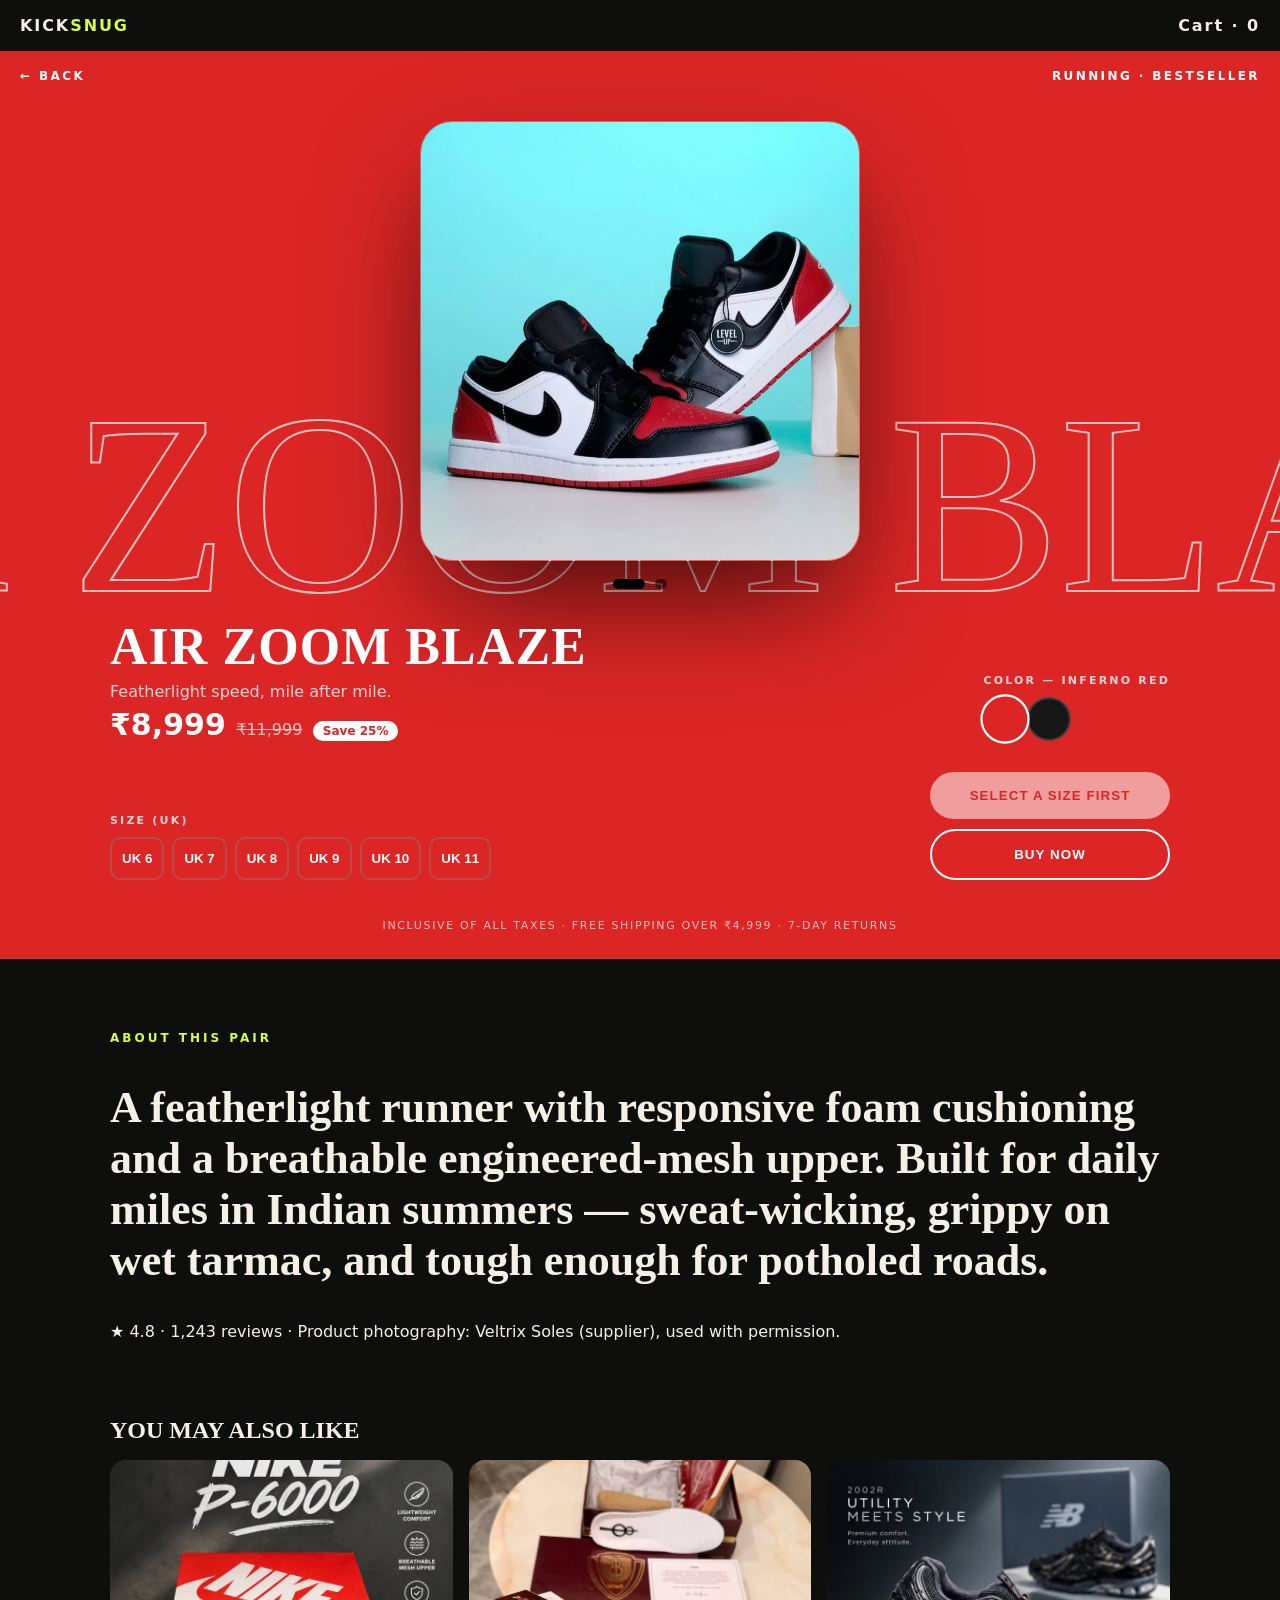
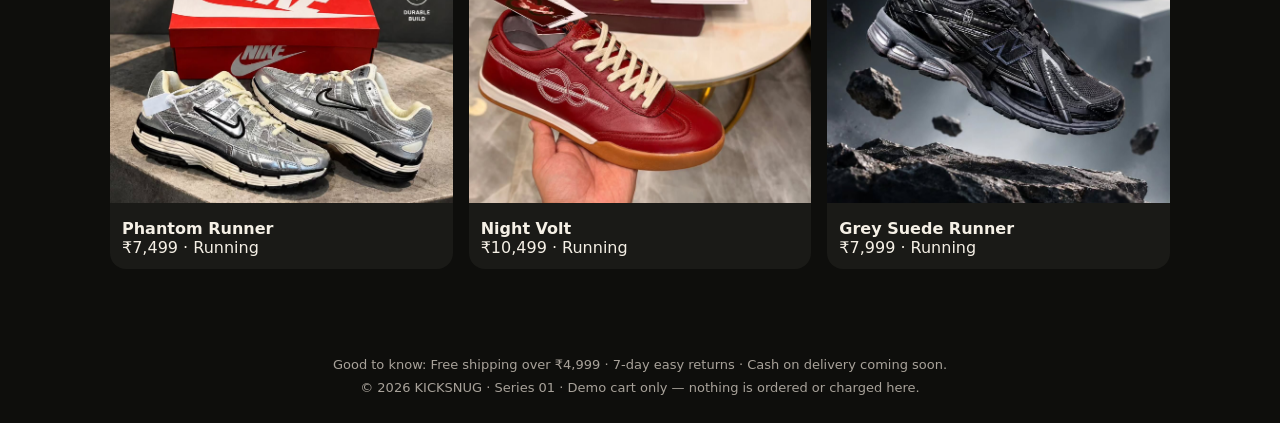
<file: products/air-zoom-blaze.html>
<!DOCTYPE html><html lang="en"><head><meta charset="utf-8"><meta name="viewport" content="width=device-width,initial-scale=1">
<title>Air Zoom Blaze — KICKSNUG Series 01</title>
<style>
*{box-sizing:border-box}body{margin:0;font-family:system-ui,-apple-system,Segoe UI,Roboto,sans-serif;background:#0e0e0c;color:#f5f0e6}
:root{--field:#dc2626;--on:#ffffff}
header{display:flex;justify-content:space-between;align-items:center;padding:16px 20px;background:#0e0e0c;position:sticky;top:0;z-index:50}
header a{color:#f5f0e6;text-decoration:none;font-weight:800;letter-spacing:.12em}
header a b{color:#d7ff3e}
.hero{background:var(--field);color:var(--on);min-height:calc(100svh - 60px);position:relative;overflow:hidden;display:flex;flex-direction:column;transition:background .5s}
.toprow{display:flex;justify-content:space-between;padding:18px 20px;position:relative;z-index:20;font-size:12px;letter-spacing:.2em;text-transform:uppercase;font-weight:700}
.toprow a{color:inherit;text-decoration:none}
.mega{position:absolute;top:50%;left:50%;transform:translate(-50%,-50%);font-family:Georgia,serif;font-size:20vw;line-height:.9;white-space:nowrap;color:transparent;-webkit-text-stroke:2px rgba(255,255,255,0.72);text-transform:uppercase;z-index:1;user-select:none}
.stage{position:relative;z-index:2;display:flex;flex-direction:column;align-items:center;padding-top:20px}
.stage img{width:min(440px,80vw);aspect-ratio:1;object-fit:cover;border-radius:32px;box-shadow:0 50px 120px -24px rgba(0,0,0,.75);border:1px solid rgba(255,255,255,.25)}
.dots{display:flex;gap:10px;margin:18px 0}
.dots button{width:10px;height:10px;border-radius:99px;border:0;background:currentColor;opacity:.5;cursor:pointer}
.dots button.on{width:32px;opacity:1}
.strip{position:relative;z-index:20;max-width:1100px;margin:auto;width:100%;padding:10px 20px 28px;display:flex;flex-wrap:wrap;gap:30px;align-items:flex-end;justify-content:space-between}
.strip h1{font-family:Georgia,serif;font-size:clamp(32px,5vw,52px);margin:0;text-transform:uppercase;letter-spacing:.02em}
.strip p{opacity:.8;margin:6px 0}
.price{font-size:30px;font-weight:800} .price s{font-size:16px;opacity:.7;font-weight:400} .save{background:var(--on);color:var(--field);padding:3px 10px;border-radius:99px;font-size:12px;font-weight:800}
.lbl{font-size:11px;letter-spacing:.2em;text-transform:uppercase;font-weight:700;opacity:.8;margin-bottom:10px}
.dot{width:44px;height:44px;border-radius:99px;border:2px solid rgba(128,128,128,.4);cursor:pointer}
.dot.sel{transform:scale(1.12);border-color:var(--on)}
.sizes{display:flex;gap:8px;flex-wrap:wrap} .sizes button{min-width:48px;padding:12px 10px;border-radius:10px;border:2px solid rgba(128,128,128,.4);background:transparent;color:inherit;font-weight:700;cursor:pointer}
.sizes button.sel{background:var(--on);color:var(--field);border-color:var(--on)}
.cta{display:flex;flex-direction:column;gap:10px;min-width:240px} .cta button{padding:16px;border-radius:99px;border:0;font-weight:800;letter-spacing:.08em;text-transform:uppercase;cursor:pointer}
.cta .add{background:var(--on);color:var(--field)} .cta .buy{background:transparent;color:inherit;border:2px solid currentColor}
.cta button:disabled{opacity:.55}
.about{max-width:1100px;margin:auto;padding:60px 20px} .about h2{font-family:Georgia,serif;font-size:clamp(28px,4vw,44px)}
.relgrid{display:grid;grid-template-columns:repeat(auto-fit,minmax(200px,1fr));gap:16px;max-width:1100px;margin:0 auto 60px;padding:0 20px}
.rel{color:#f5f0e6;text-decoration:none;background:#1a1a17;border-radius:16px;overflow:hidden} .rel img{width:100%;aspect-ratio:1;object-fit:cover} .rel div{padding:12px}
footer{padding:24px 20px;text-align:center;color:#a8a29a;font-size:13px;line-height:1.8}
@media(max-width:700px){.mega{font-size:26vw}}
</style></head><body>
<header><a href="../index.html">KICK<b>SNUG</b></a><a href="../index.html" id="cartPill">Cart · <span id="cartCount">0</span></a></header>
<section class="hero" id="hero">
<div class="toprow"><a href="../index.html">← Back</a><span>RUNNING · BESTSELLER</span></div>
<div class="mega" aria-hidden="true">AIR ZOOM BLAZE</div>
<div class="stage"><img id="heroImg" src="../images/air-zoom-blaze-1.jpg" alt="Air Zoom Blaze">
<div class="dots"><button class="on" onclick="showPhoto(0,this)"></button><button onclick="showPhoto(1,this)"></button></div></div>
<div class="strip"><div><h1>Air Zoom Blaze</h1><p>Featherlight speed, mile after mile.</p>
<div class="price">₹8,999 <s>₹11,999</s> <span class="save">Save 25%</span></div></div>
<div><div class="lbl">Color — <span id="colorName">Inferno Red</span></div><div><button class="dot" data-hex="#dc2626" data-name="Inferno Red" style="background:#dc2626" aria-label="Inferno Red"></button><button class="dot" data-hex="#171717" data-name="Stealth Black" style="background:#171717" aria-label="Stealth Black"></button></div></div>
<div><div class="lbl">Size (UK) <span id="sizeErr" style="display:none">— pick a size</span></div><div class="sizes" id="sizes"><button onclick="pickSize(6,this)">UK 6</button><button onclick="pickSize(7,this)">UK 7</button><button onclick="pickSize(8,this)">UK 8</button><button onclick="pickSize(9,this)">UK 9</button><button onclick="pickSize(10,this)">UK 10</button><button onclick="pickSize(11,this)">UK 11</button></div></div>
<div class="cta"><button class="add" id="addBtn" disabled onclick="addToBag()">Select a size first</button><button class="buy" onclick="buyNow()">Buy now</button></div></div>
<p style="text-align:center;font-size:11px;letter-spacing:.15em;text-transform:uppercase;opacity:.7;padding-bottom:16px">Inclusive of all taxes · Free shipping over ₹4,999 · 7-day returns</p>
</section>
<section class="about"><p style="letter-spacing:.25em;font-size:12px;color:#d7ff3e;font-weight:700">ABOUT THIS PAIR</p><h2>A featherlight runner with responsive foam cushioning and a breathable engineered-mesh upper. Built for daily miles in Indian summers — sweat-wicking, grippy on wet tarmac, and tough enough for potholed roads.</h2><p>★ 4.8 · 1,243 reviews · Product photography: Veltrix Soles (supplier), used with permission.</p></section>
<h2 style="max-width:1100px;margin:0 auto 16px;padding:0 20px;font-family:Georgia,serif">YOU MAY ALSO LIKE</h2><div class="relgrid"><a class="rel" href="phantom-runner.html"><img src="../images/phantom-runner-1.jpg" alt="Phantom Runner"><div><strong>Phantom Runner</strong><br><span>₹7,499 · Running</span></div></a><a class="rel" href="night-volt.html"><img src="../images/night-volt-1.jpg" alt="Night Volt"><div><strong>Night Volt</strong><br><span>₹10,499 · Running</span></div></a><a class="rel" href="grey-suede-runner.html"><img src="../images/grey-suede-runner-1.jpg" alt="Grey Suede Runner"><div><strong>Grey Suede Runner</strong><br><span>₹7,999 · Running</span></div></a></div>
<footer>Good to know: Free shipping over ₹4,999 · 7-day easy returns · Cash on delivery coming soon.<br>© 2026 KICKSNUG · Series 01 · Demo cart only — nothing is ordered or charged here.</footer>
<script>
let sel=null; const imgs=["../images/air-zoom-blaze-1.jpg","../images/air-zoom-blaze-2.jpg"];
function showPhoto(i,el){document.getElementById("heroImg").src=imgs[i];document.querySelectorAll(".dots button").forEach(b=>b.classList.remove("on"));el.classList.add("on");}
function pickSize(s,el){sel=s;document.querySelectorAll(".sizes button").forEach(b=>b.classList.remove("sel"));el.classList.add("sel");document.getElementById("sizeErr").style.display="none";const a=document.getElementById("addBtn");a.disabled=false;a.textContent="Add to cart";}
function addToBag(){if(sel===null){document.getElementById("sizeErr").style.display="inline";return;}let c=JSON.parse(localStorage.getItem("kicksnug-cart")||"[]");c.push({id:"air-zoom-blaze",name:"Air Zoom Blaze",size:sel,price:8999});localStorage.setItem("kicksnug-cart",JSON.stringify(c));updateCart();document.getElementById("addBtn").textContent="Added to bag ✓";}
function buyNow(){if(sel===null){document.getElementById("sizeErr").style.display="inline";return;}addToBag();alert("Checkout — coming soon. Your pair is in the bag.");}
function updateCart(){document.getElementById("cartCount").textContent=(JSON.parse(localStorage.getItem("kicksnug-cart")||"[]")).length;}
document.querySelectorAll(".dot").forEach(d=>{d.onclick=()=>{document.querySelectorAll(".dot").forEach(x=>x.classList.remove("sel"));d.classList.add("sel");document.getElementById("hero").style.background=d.dataset.hex;document.getElementById("colorName").textContent=d.dataset.name;};});
const first=document.querySelector(".dot"); if(first) first.classList.add("sel"); updateCart();
</script></body></html>
</file>
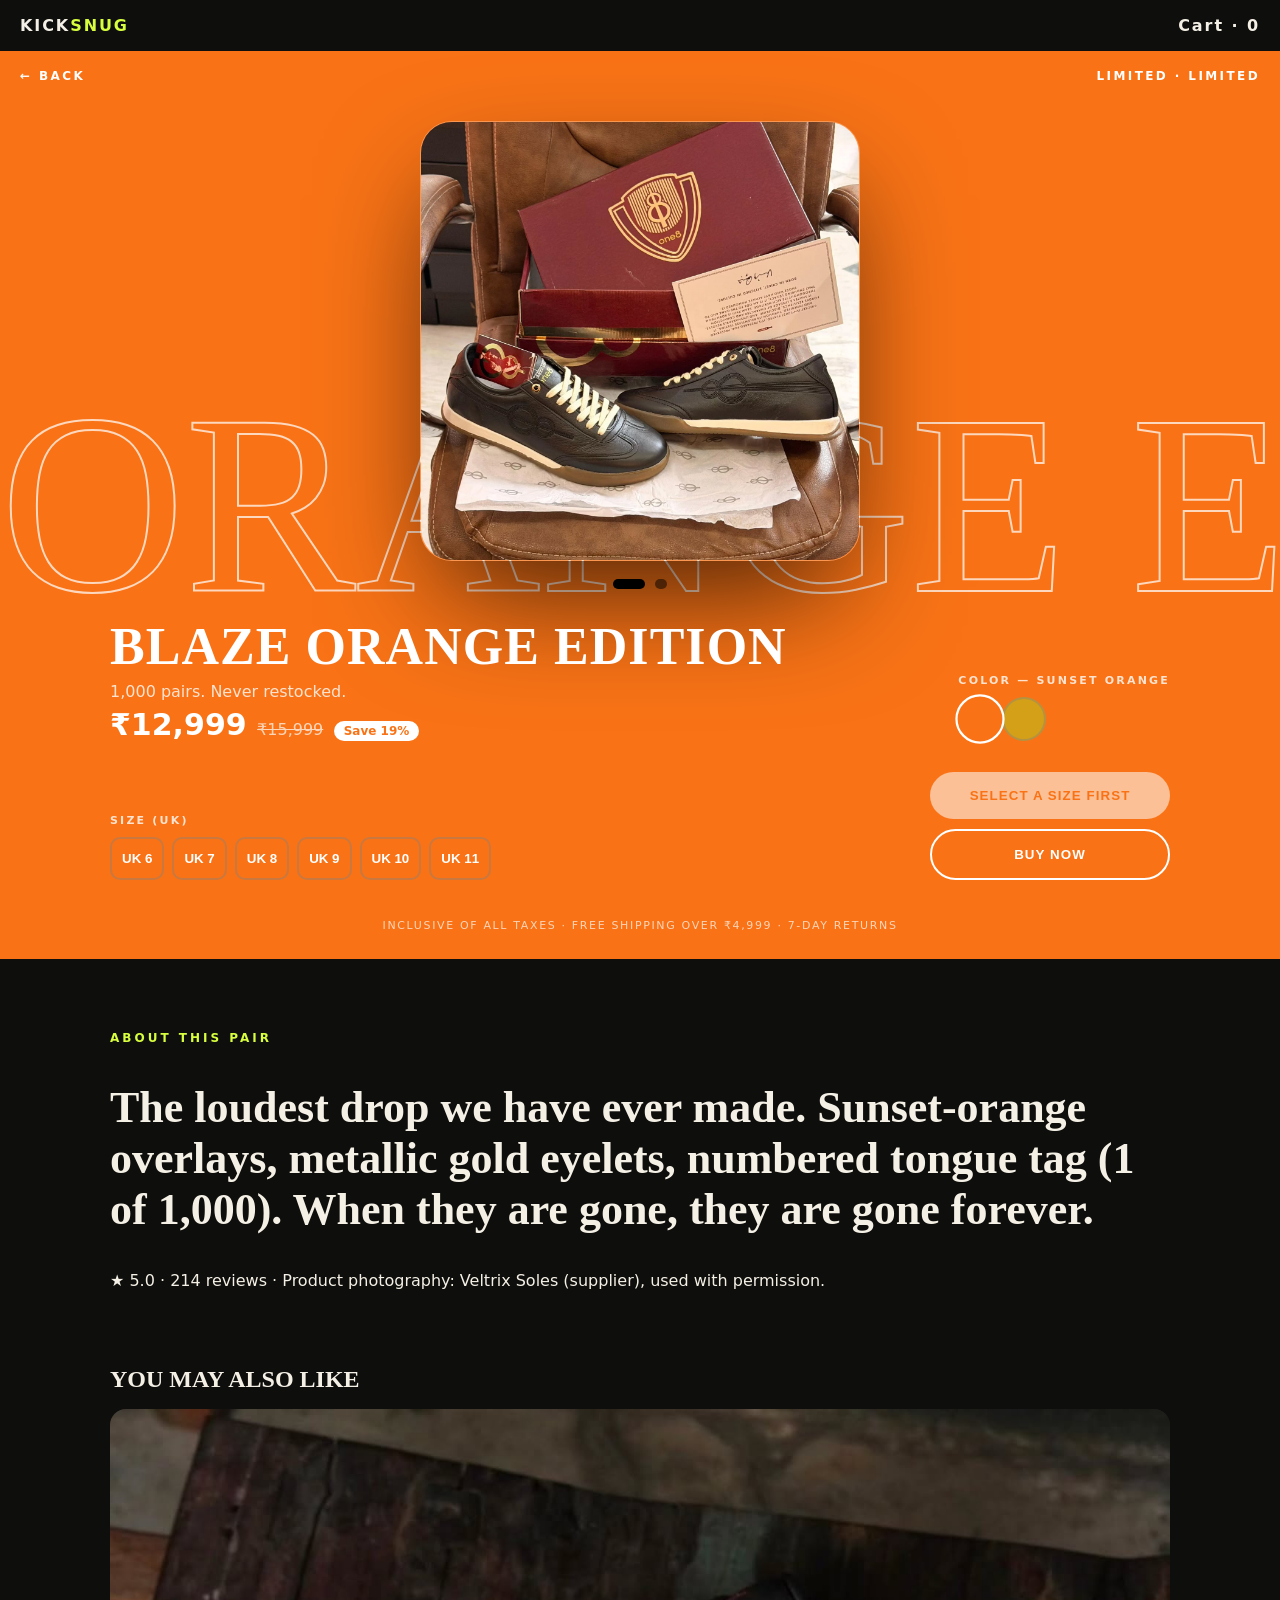
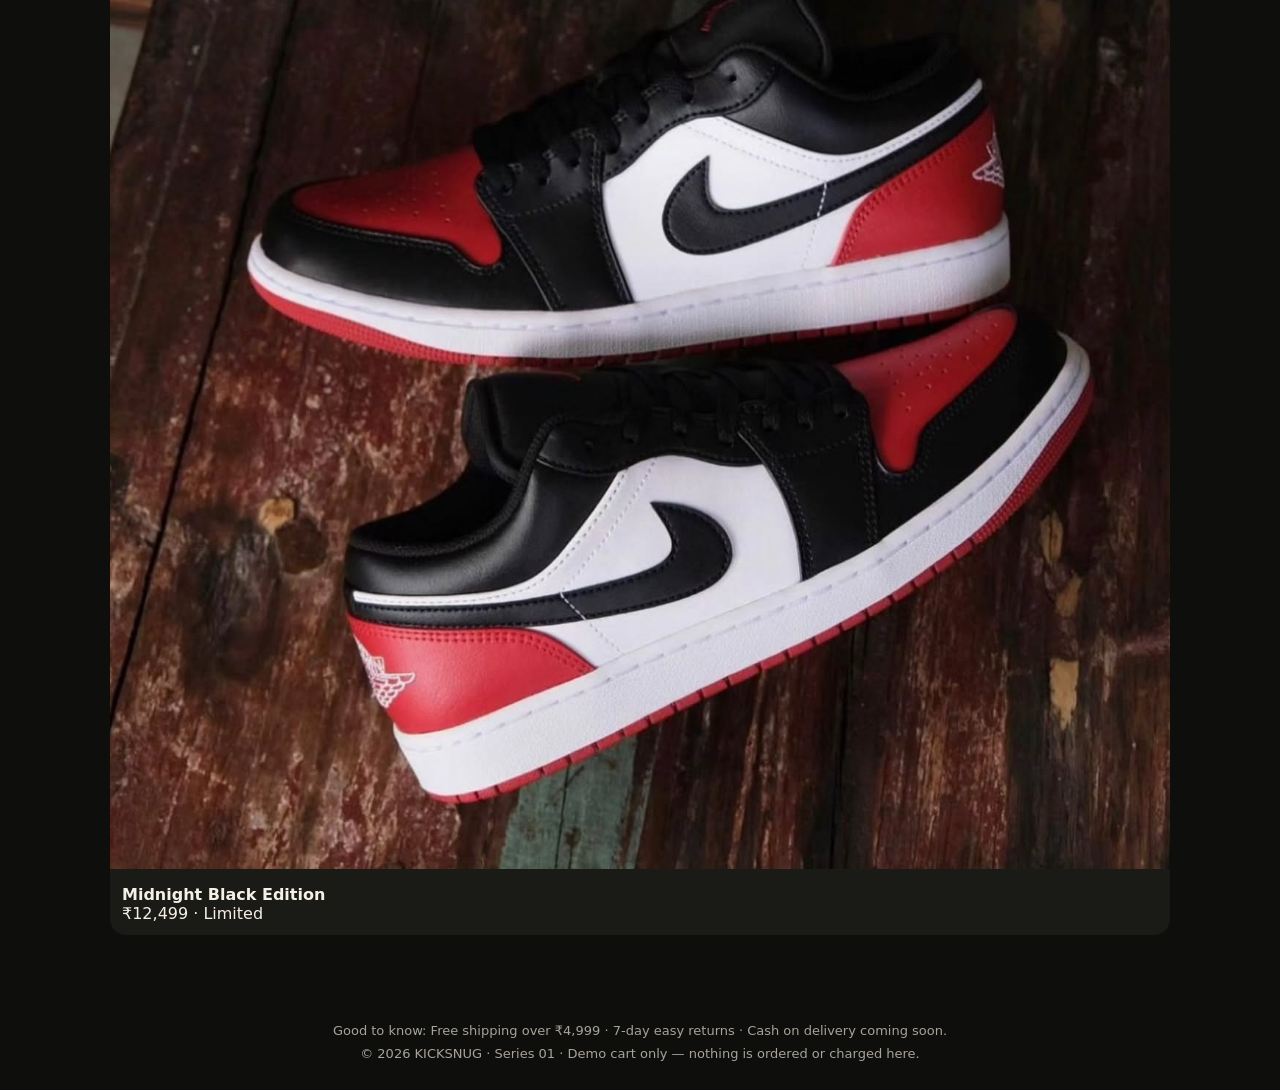
<file: products/blaze-orange-edition.html>
<!DOCTYPE html><html lang="en"><head><meta charset="utf-8"><meta name="viewport" content="width=device-width,initial-scale=1">
<title>Blaze Orange Edition — KICKSNUG Series 01</title>
<style>
*{box-sizing:border-box}body{margin:0;font-family:system-ui,-apple-system,Segoe UI,Roboto,sans-serif;background:#0e0e0c;color:#f5f0e6}
:root{--field:#f97316;--on:#ffffff}
header{display:flex;justify-content:space-between;align-items:center;padding:16px 20px;background:#0e0e0c;position:sticky;top:0;z-index:50}
header a{color:#f5f0e6;text-decoration:none;font-weight:800;letter-spacing:.12em}
header a b{color:#d7ff3e}
.hero{background:var(--field);color:var(--on);min-height:calc(100svh - 60px);position:relative;overflow:hidden;display:flex;flex-direction:column;transition:background .5s}
.toprow{display:flex;justify-content:space-between;padding:18px 20px;position:relative;z-index:20;font-size:12px;letter-spacing:.2em;text-transform:uppercase;font-weight:700}
.toprow a{color:inherit;text-decoration:none}
.mega{position:absolute;top:50%;left:50%;transform:translate(-50%,-50%);font-family:Georgia,serif;font-size:20vw;line-height:.9;white-space:nowrap;color:transparent;-webkit-text-stroke:2px rgba(255,255,255,0.72);text-transform:uppercase;z-index:1;user-select:none}
.stage{position:relative;z-index:2;display:flex;flex-direction:column;align-items:center;padding-top:20px}
.stage img{width:min(440px,80vw);aspect-ratio:1;object-fit:cover;border-radius:32px;box-shadow:0 50px 120px -24px rgba(0,0,0,.75);border:1px solid rgba(255,255,255,.25)}
.dots{display:flex;gap:10px;margin:18px 0}
.dots button{width:10px;height:10px;border-radius:99px;border:0;background:currentColor;opacity:.5;cursor:pointer}
.dots button.on{width:32px;opacity:1}
.strip{position:relative;z-index:20;max-width:1100px;margin:auto;width:100%;padding:10px 20px 28px;display:flex;flex-wrap:wrap;gap:30px;align-items:flex-end;justify-content:space-between}
.strip h1{font-family:Georgia,serif;font-size:clamp(32px,5vw,52px);margin:0;text-transform:uppercase;letter-spacing:.02em}
.strip p{opacity:.8;margin:6px 0}
.price{font-size:30px;font-weight:800} .price s{font-size:16px;opacity:.7;font-weight:400} .save{background:var(--on);color:var(--field);padding:3px 10px;border-radius:99px;font-size:12px;font-weight:800}
.lbl{font-size:11px;letter-spacing:.2em;text-transform:uppercase;font-weight:700;opacity:.8;margin-bottom:10px}
.dot{width:44px;height:44px;border-radius:99px;border:2px solid rgba(128,128,128,.4);cursor:pointer}
.dot.sel{transform:scale(1.12);border-color:var(--on)}
.sizes{display:flex;gap:8px;flex-wrap:wrap} .sizes button{min-width:48px;padding:12px 10px;border-radius:10px;border:2px solid rgba(128,128,128,.4);background:transparent;color:inherit;font-weight:700;cursor:pointer}
.sizes button.sel{background:var(--on);color:var(--field);border-color:var(--on)}
.cta{display:flex;flex-direction:column;gap:10px;min-width:240px} .cta button{padding:16px;border-radius:99px;border:0;font-weight:800;letter-spacing:.08em;text-transform:uppercase;cursor:pointer}
.cta .add{background:var(--on);color:var(--field)} .cta .buy{background:transparent;color:inherit;border:2px solid currentColor}
.cta button:disabled{opacity:.55}
.about{max-width:1100px;margin:auto;padding:60px 20px} .about h2{font-family:Georgia,serif;font-size:clamp(28px,4vw,44px)}
.relgrid{display:grid;grid-template-columns:repeat(auto-fit,minmax(200px,1fr));gap:16px;max-width:1100px;margin:0 auto 60px;padding:0 20px}
.rel{color:#f5f0e6;text-decoration:none;background:#1a1a17;border-radius:16px;overflow:hidden} .rel img{width:100%;aspect-ratio:1;object-fit:cover} .rel div{padding:12px}
footer{padding:24px 20px;text-align:center;color:#a8a29a;font-size:13px;line-height:1.8}
@media(max-width:700px){.mega{font-size:26vw}}
</style></head><body>
<header><a href="../index.html">KICK<b>SNUG</b></a><a href="../index.html" id="cartPill">Cart · <span id="cartCount">0</span></a></header>
<section class="hero" id="hero">
<div class="toprow"><a href="../index.html">← Back</a><span>LIMITED · LIMITED</span></div>
<div class="mega" aria-hidden="true">BLAZE ORANGE EDITION</div>
<div class="stage"><img id="heroImg" src="../images/blaze-orange-edition-1.jpg" alt="Blaze Orange Edition">
<div class="dots"><button class="on" onclick="showPhoto(0,this)"></button><button onclick="showPhoto(1,this)"></button></div></div>
<div class="strip"><div><h1>Blaze Orange Edition</h1><p>1,000 pairs. Never restocked.</p>
<div class="price">₹12,999 <s>₹15,999</s> <span class="save">Save 19%</span></div></div>
<div><div class="lbl">Color — <span id="colorName">Sunset Orange</span></div><div><button class="dot" data-hex="#f97316" data-name="Sunset Orange" style="background:#f97316" aria-label="Sunset Orange"></button><button class="dot" data-hex="#d4a017" data-name="Gold Rush" style="background:#d4a017" aria-label="Gold Rush"></button></div></div>
<div><div class="lbl">Size (UK) <span id="sizeErr" style="display:none">— pick a size</span></div><div class="sizes" id="sizes"><button onclick="pickSize(6,this)">UK 6</button><button onclick="pickSize(7,this)">UK 7</button><button onclick="pickSize(8,this)">UK 8</button><button onclick="pickSize(9,this)">UK 9</button><button onclick="pickSize(10,this)">UK 10</button><button onclick="pickSize(11,this)">UK 11</button></div></div>
<div class="cta"><button class="add" id="addBtn" disabled onclick="addToBag()">Select a size first</button><button class="buy" onclick="buyNow()">Buy now</button></div></div>
<p style="text-align:center;font-size:11px;letter-spacing:.15em;text-transform:uppercase;opacity:.7;padding-bottom:16px">Inclusive of all taxes · Free shipping over ₹4,999 · 7-day returns</p>
</section>
<section class="about"><p style="letter-spacing:.25em;font-size:12px;color:#d7ff3e;font-weight:700">ABOUT THIS PAIR</p><h2>The loudest drop we have ever made. Sunset-orange overlays, metallic gold eyelets, numbered tongue tag (1 of 1,000). When they are gone, they are gone forever.</h2><p>★ 5.0 · 214 reviews · Product photography: Veltrix Soles (supplier), used with permission.</p></section>
<h2 style="max-width:1100px;margin:0 auto 16px;padding:0 20px;font-family:Georgia,serif">YOU MAY ALSO LIKE</h2><div class="relgrid"><a class="rel" href="midnight-black-edition.html"><img src="../images/midnight-black-edition-1.jpg" alt="Midnight Black Edition"><div><strong>Midnight Black Edition</strong><br><span>₹12,499 · Limited</span></div></a></div>
<footer>Good to know: Free shipping over ₹4,999 · 7-day easy returns · Cash on delivery coming soon.<br>© 2026 KICKSNUG · Series 01 · Demo cart only — nothing is ordered or charged here.</footer>
<script>
let sel=null; const imgs=["../images/blaze-orange-edition-1.jpg","../images/blaze-orange-edition-2.jpg"];
function showPhoto(i,el){document.getElementById("heroImg").src=imgs[i];document.querySelectorAll(".dots button").forEach(b=>b.classList.remove("on"));el.classList.add("on");}
function pickSize(s,el){sel=s;document.querySelectorAll(".sizes button").forEach(b=>b.classList.remove("sel"));el.classList.add("sel");document.getElementById("sizeErr").style.display="none";const a=document.getElementById("addBtn");a.disabled=false;a.textContent="Add to cart";}
function addToBag(){if(sel===null){document.getElementById("sizeErr").style.display="inline";return;}let c=JSON.parse(localStorage.getItem("kicksnug-cart")||"[]");c.push({id:"blaze-orange-edition",name:"Blaze Orange Edition",size:sel,price:12999});localStorage.setItem("kicksnug-cart",JSON.stringify(c));updateCart();document.getElementById("addBtn").textContent="Added to bag ✓";}
function buyNow(){if(sel===null){document.getElementById("sizeErr").style.display="inline";return;}addToBag();alert("Checkout — coming soon. Your pair is in the bag.");}
function updateCart(){document.getElementById("cartCount").textContent=(JSON.parse(localStorage.getItem("kicksnug-cart")||"[]")).length;}
document.querySelectorAll(".dot").forEach(d=>{d.onclick=()=>{document.querySelectorAll(".dot").forEach(x=>x.classList.remove("sel"));d.classList.add("sel");document.getElementById("hero").style.background=d.dataset.hex;document.getElementById("colorName").textContent=d.dataset.name;};});
const first=document.querySelector(".dot"); if(first) first.classList.add("sel"); updateCart();
</script></body></html>
</file>
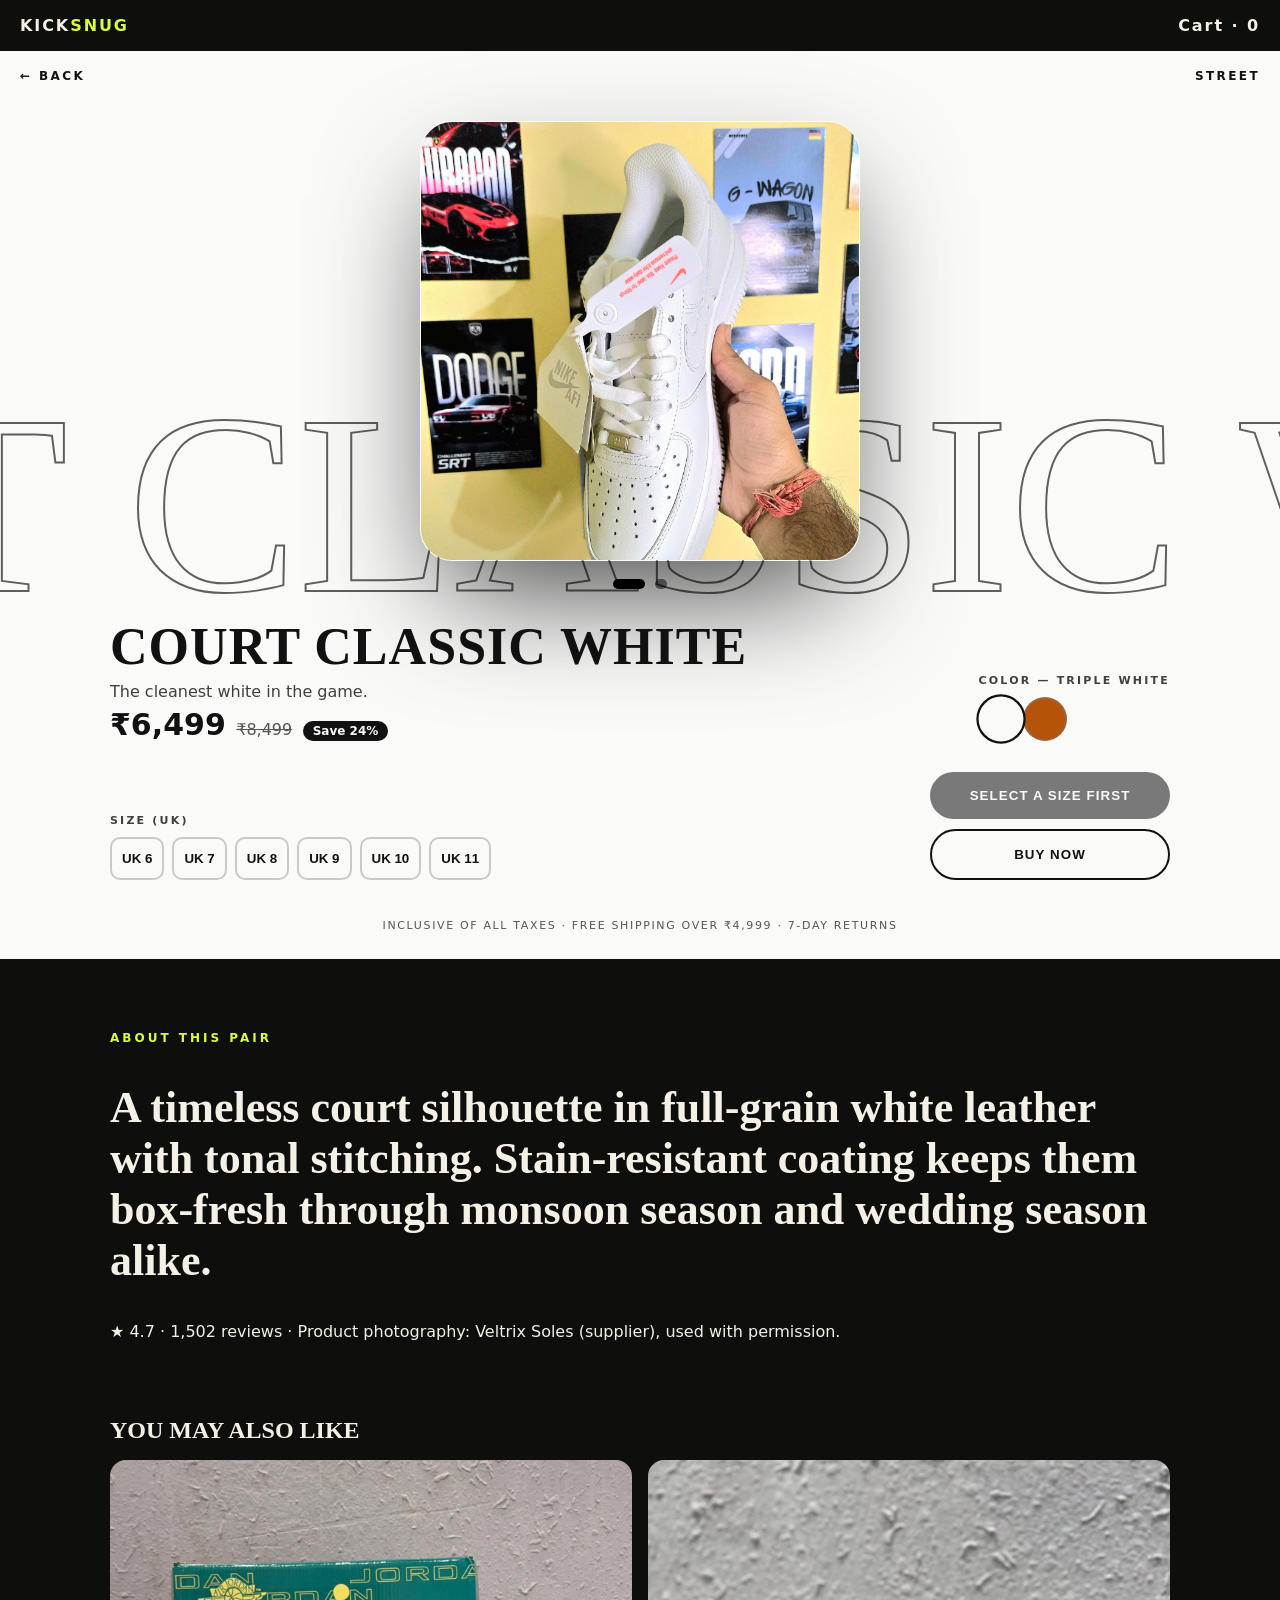
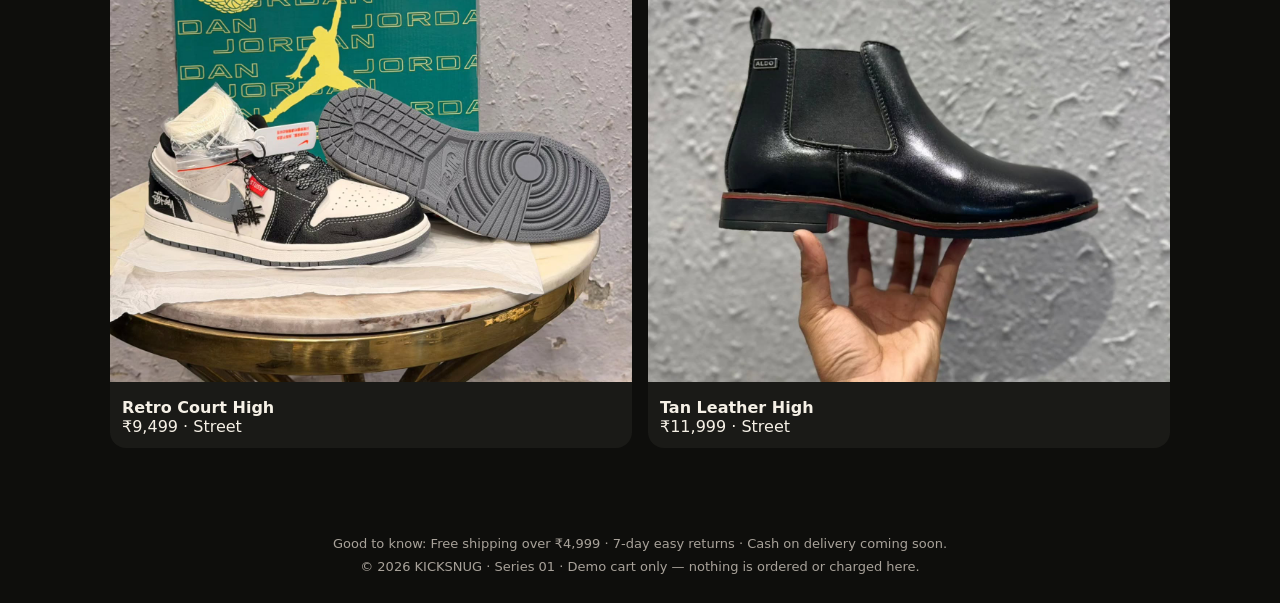
<file: products/court-classic-white.html>
<!DOCTYPE html><html lang="en"><head><meta charset="utf-8"><meta name="viewport" content="width=device-width,initial-scale=1">
<title>Court Classic White — KICKSNUG Series 01</title>
<style>
*{box-sizing:border-box}body{margin:0;font-family:system-ui,-apple-system,Segoe UI,Roboto,sans-serif;background:#0e0e0c;color:#f5f0e6}
:root{--field:#fafaf9;--on:#111111}
header{display:flex;justify-content:space-between;align-items:center;padding:16px 20px;background:#0e0e0c;position:sticky;top:0;z-index:50}
header a{color:#f5f0e6;text-decoration:none;font-weight:800;letter-spacing:.12em}
header a b{color:#d7ff3e}
.hero{background:var(--field);color:var(--on);min-height:calc(100svh - 60px);position:relative;overflow:hidden;display:flex;flex-direction:column;transition:background .5s}
.toprow{display:flex;justify-content:space-between;padding:18px 20px;position:relative;z-index:20;font-size:12px;letter-spacing:.2em;text-transform:uppercase;font-weight:700}
.toprow a{color:inherit;text-decoration:none}
.mega{position:absolute;top:50%;left:50%;transform:translate(-50%,-50%);font-family:Georgia,serif;font-size:20vw;line-height:.9;white-space:nowrap;color:transparent;-webkit-text-stroke:2px rgba(0,0,0,0.62);text-transform:uppercase;z-index:1;user-select:none}
.stage{position:relative;z-index:2;display:flex;flex-direction:column;align-items:center;padding-top:20px}
.stage img{width:min(440px,80vw);aspect-ratio:1;object-fit:cover;border-radius:32px;box-shadow:0 50px 120px -24px rgba(0,0,0,.75);border:1px solid rgba(255,255,255,.25)}
.dots{display:flex;gap:10px;margin:18px 0}
.dots button{width:10px;height:10px;border-radius:99px;border:0;background:currentColor;opacity:.5;cursor:pointer}
.dots button.on{width:32px;opacity:1}
.strip{position:relative;z-index:20;max-width:1100px;margin:auto;width:100%;padding:10px 20px 28px;display:flex;flex-wrap:wrap;gap:30px;align-items:flex-end;justify-content:space-between}
.strip h1{font-family:Georgia,serif;font-size:clamp(32px,5vw,52px);margin:0;text-transform:uppercase;letter-spacing:.02em}
.strip p{opacity:.8;margin:6px 0}
.price{font-size:30px;font-weight:800} .price s{font-size:16px;opacity:.7;font-weight:400} .save{background:var(--on);color:var(--field);padding:3px 10px;border-radius:99px;font-size:12px;font-weight:800}
.lbl{font-size:11px;letter-spacing:.2em;text-transform:uppercase;font-weight:700;opacity:.8;margin-bottom:10px}
.dot{width:44px;height:44px;border-radius:99px;border:2px solid rgba(128,128,128,.4);cursor:pointer}
.dot.sel{transform:scale(1.12);border-color:var(--on)}
.sizes{display:flex;gap:8px;flex-wrap:wrap} .sizes button{min-width:48px;padding:12px 10px;border-radius:10px;border:2px solid rgba(128,128,128,.4);background:transparent;color:inherit;font-weight:700;cursor:pointer}
.sizes button.sel{background:var(--on);color:var(--field);border-color:var(--on)}
.cta{display:flex;flex-direction:column;gap:10px;min-width:240px} .cta button{padding:16px;border-radius:99px;border:0;font-weight:800;letter-spacing:.08em;text-transform:uppercase;cursor:pointer}
.cta .add{background:var(--on);color:var(--field)} .cta .buy{background:transparent;color:inherit;border:2px solid currentColor}
.cta button:disabled{opacity:.55}
.about{max-width:1100px;margin:auto;padding:60px 20px} .about h2{font-family:Georgia,serif;font-size:clamp(28px,4vw,44px)}
.relgrid{display:grid;grid-template-columns:repeat(auto-fit,minmax(200px,1fr));gap:16px;max-width:1100px;margin:0 auto 60px;padding:0 20px}
.rel{color:#f5f0e6;text-decoration:none;background:#1a1a17;border-radius:16px;overflow:hidden} .rel img{width:100%;aspect-ratio:1;object-fit:cover} .rel div{padding:12px}
footer{padding:24px 20px;text-align:center;color:#a8a29a;font-size:13px;line-height:1.8}
@media(max-width:700px){.mega{font-size:26vw}}
</style></head><body>
<header><a href="../index.html">KICK<b>SNUG</b></a><a href="../index.html" id="cartPill">Cart · <span id="cartCount">0</span></a></header>
<section class="hero" id="hero">
<div class="toprow"><a href="../index.html">← Back</a><span>STREET</span></div>
<div class="mega" aria-hidden="true">COURT CLASSIC WHITE</div>
<div class="stage"><img id="heroImg" src="../images/court-classic-white-1.jpg" alt="Court Classic White">
<div class="dots"><button class="on" onclick="showPhoto(0,this)"></button><button onclick="showPhoto(1,this)"></button></div></div>
<div class="strip"><div><h1>Court Classic White</h1><p>The cleanest white in the game.</p>
<div class="price">₹6,499 <s>₹8,499</s> <span class="save">Save 24%</span></div></div>
<div><div class="lbl">Color — <span id="colorName">Triple White</span></div><div><button class="dot" data-hex="#fafaf9" data-name="Triple White" style="background:#fafaf9" aria-label="Triple White"></button><button class="dot" data-hex="#b45309" data-name="Gum Sole" style="background:#b45309" aria-label="Gum Sole"></button></div></div>
<div><div class="lbl">Size (UK) <span id="sizeErr" style="display:none">— pick a size</span></div><div class="sizes" id="sizes"><button onclick="pickSize(6,this)">UK 6</button><button onclick="pickSize(7,this)">UK 7</button><button onclick="pickSize(8,this)">UK 8</button><button onclick="pickSize(9,this)">UK 9</button><button onclick="pickSize(10,this)">UK 10</button><button onclick="pickSize(11,this)">UK 11</button></div></div>
<div class="cta"><button class="add" id="addBtn" disabled onclick="addToBag()">Select a size first</button><button class="buy" onclick="buyNow()">Buy now</button></div></div>
<p style="text-align:center;font-size:11px;letter-spacing:.15em;text-transform:uppercase;opacity:.7;padding-bottom:16px">Inclusive of all taxes · Free shipping over ₹4,999 · 7-day returns</p>
</section>
<section class="about"><p style="letter-spacing:.25em;font-size:12px;color:#d7ff3e;font-weight:700">ABOUT THIS PAIR</p><h2>A timeless court silhouette in full-grain white leather with tonal stitching. Stain-resistant coating keeps them box-fresh through monsoon season and wedding season alike.</h2><p>★ 4.7 · 1,502 reviews · Product photography: Veltrix Soles (supplier), used with permission.</p></section>
<h2 style="max-width:1100px;margin:0 auto 16px;padding:0 20px;font-family:Georgia,serif">YOU MAY ALSO LIKE</h2><div class="relgrid"><a class="rel" href="retro-court-high.html"><img src="../images/retro-court-high-1.jpg" alt="Retro Court High"><div><strong>Retro Court High</strong><br><span>₹9,499 · Street</span></div></a><a class="rel" href="tan-leather-high.html"><img src="../images/tan-leather-high-1.jpg" alt="Tan Leather High"><div><strong>Tan Leather High</strong><br><span>₹11,999 · Street</span></div></a></div>
<footer>Good to know: Free shipping over ₹4,999 · 7-day easy returns · Cash on delivery coming soon.<br>© 2026 KICKSNUG · Series 01 · Demo cart only — nothing is ordered or charged here.</footer>
<script>
let sel=null; const imgs=["../images/court-classic-white-1.jpg","../images/court-classic-white-2.jpg"];
function showPhoto(i,el){document.getElementById("heroImg").src=imgs[i];document.querySelectorAll(".dots button").forEach(b=>b.classList.remove("on"));el.classList.add("on");}
function pickSize(s,el){sel=s;document.querySelectorAll(".sizes button").forEach(b=>b.classList.remove("sel"));el.classList.add("sel");document.getElementById("sizeErr").style.display="none";const a=document.getElementById("addBtn");a.disabled=false;a.textContent="Add to cart";}
function addToBag(){if(sel===null){document.getElementById("sizeErr").style.display="inline";return;}let c=JSON.parse(localStorage.getItem("kicksnug-cart")||"[]");c.push({id:"court-classic-white",name:"Court Classic White",size:sel,price:6499});localStorage.setItem("kicksnug-cart",JSON.stringify(c));updateCart();document.getElementById("addBtn").textContent="Added to bag ✓";}
function buyNow(){if(sel===null){document.getElementById("sizeErr").style.display="inline";return;}addToBag();alert("Checkout — coming soon. Your pair is in the bag.");}
function updateCart(){document.getElementById("cartCount").textContent=(JSON.parse(localStorage.getItem("kicksnug-cart")||"[]")).length;}
document.querySelectorAll(".dot").forEach(d=>{d.onclick=()=>{document.querySelectorAll(".dot").forEach(x=>x.classList.remove("sel"));d.classList.add("sel");document.getElementById("hero").style.background=d.dataset.hex;document.getElementById("colorName").textContent=d.dataset.name;};});
const first=document.querySelector(".dot"); if(first) first.classList.add("sel"); updateCart();
</script></body></html>
</file>
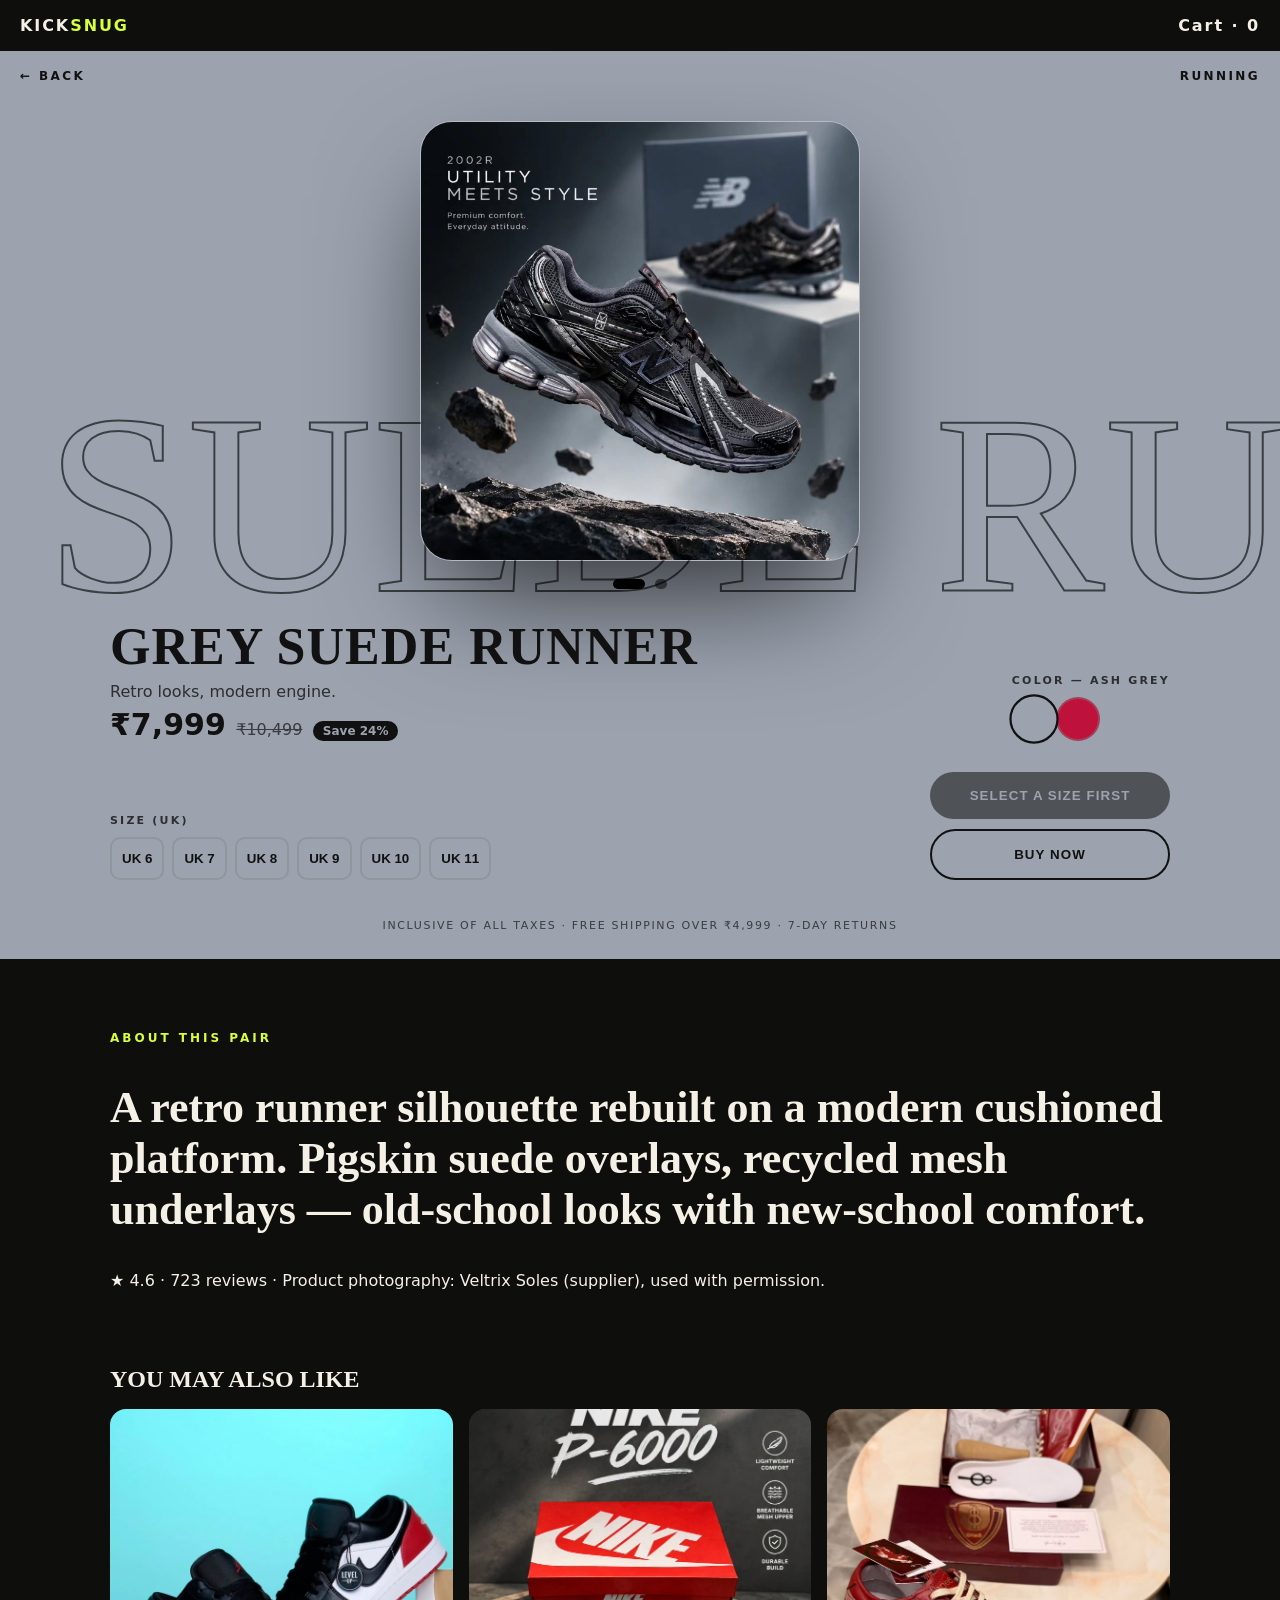
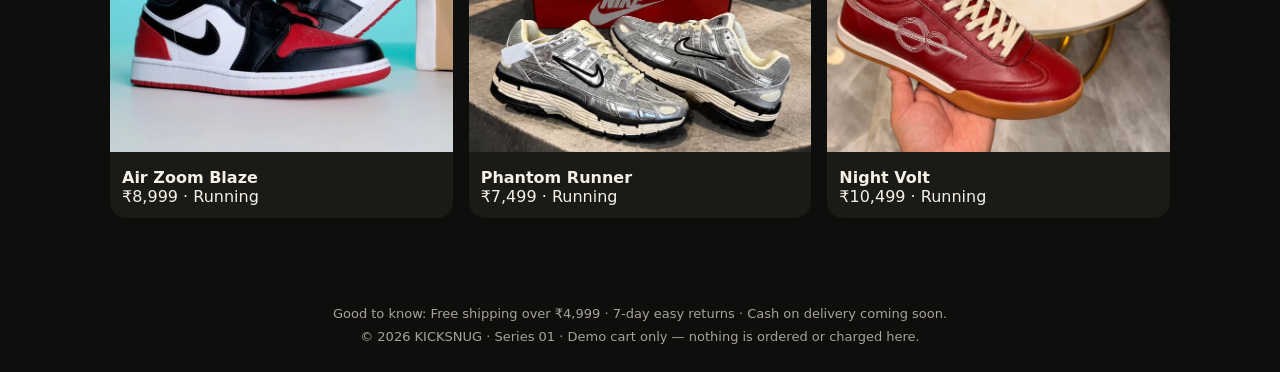
<file: products/grey-suede-runner.html>
<!DOCTYPE html><html lang="en"><head><meta charset="utf-8"><meta name="viewport" content="width=device-width,initial-scale=1">
<title>Grey Suede Runner — KICKSNUG Series 01</title>
<style>
*{box-sizing:border-box}body{margin:0;font-family:system-ui,-apple-system,Segoe UI,Roboto,sans-serif;background:#0e0e0c;color:#f5f0e6}
:root{--field:#9ca3af;--on:#111111}
header{display:flex;justify-content:space-between;align-items:center;padding:16px 20px;background:#0e0e0c;position:sticky;top:0;z-index:50}
header a{color:#f5f0e6;text-decoration:none;font-weight:800;letter-spacing:.12em}
header a b{color:#d7ff3e}
.hero{background:var(--field);color:var(--on);min-height:calc(100svh - 60px);position:relative;overflow:hidden;display:flex;flex-direction:column;transition:background .5s}
.toprow{display:flex;justify-content:space-between;padding:18px 20px;position:relative;z-index:20;font-size:12px;letter-spacing:.2em;text-transform:uppercase;font-weight:700}
.toprow a{color:inherit;text-decoration:none}
.mega{position:absolute;top:50%;left:50%;transform:translate(-50%,-50%);font-family:Georgia,serif;font-size:20vw;line-height:.9;white-space:nowrap;color:transparent;-webkit-text-stroke:2px rgba(0,0,0,0.62);text-transform:uppercase;z-index:1;user-select:none}
.stage{position:relative;z-index:2;display:flex;flex-direction:column;align-items:center;padding-top:20px}
.stage img{width:min(440px,80vw);aspect-ratio:1;object-fit:cover;border-radius:32px;box-shadow:0 50px 120px -24px rgba(0,0,0,.75);border:1px solid rgba(255,255,255,.25)}
.dots{display:flex;gap:10px;margin:18px 0}
.dots button{width:10px;height:10px;border-radius:99px;border:0;background:currentColor;opacity:.5;cursor:pointer}
.dots button.on{width:32px;opacity:1}
.strip{position:relative;z-index:20;max-width:1100px;margin:auto;width:100%;padding:10px 20px 28px;display:flex;flex-wrap:wrap;gap:30px;align-items:flex-end;justify-content:space-between}
.strip h1{font-family:Georgia,serif;font-size:clamp(32px,5vw,52px);margin:0;text-transform:uppercase;letter-spacing:.02em}
.strip p{opacity:.8;margin:6px 0}
.price{font-size:30px;font-weight:800} .price s{font-size:16px;opacity:.7;font-weight:400} .save{background:var(--on);color:var(--field);padding:3px 10px;border-radius:99px;font-size:12px;font-weight:800}
.lbl{font-size:11px;letter-spacing:.2em;text-transform:uppercase;font-weight:700;opacity:.8;margin-bottom:10px}
.dot{width:44px;height:44px;border-radius:99px;border:2px solid rgba(128,128,128,.4);cursor:pointer}
.dot.sel{transform:scale(1.12);border-color:var(--on)}
.sizes{display:flex;gap:8px;flex-wrap:wrap} .sizes button{min-width:48px;padding:12px 10px;border-radius:10px;border:2px solid rgba(128,128,128,.4);background:transparent;color:inherit;font-weight:700;cursor:pointer}
.sizes button.sel{background:var(--on);color:var(--field);border-color:var(--on)}
.cta{display:flex;flex-direction:column;gap:10px;min-width:240px} .cta button{padding:16px;border-radius:99px;border:0;font-weight:800;letter-spacing:.08em;text-transform:uppercase;cursor:pointer}
.cta .add{background:var(--on);color:var(--field)} .cta .buy{background:transparent;color:inherit;border:2px solid currentColor}
.cta button:disabled{opacity:.55}
.about{max-width:1100px;margin:auto;padding:60px 20px} .about h2{font-family:Georgia,serif;font-size:clamp(28px,4vw,44px)}
.relgrid{display:grid;grid-template-columns:repeat(auto-fit,minmax(200px,1fr));gap:16px;max-width:1100px;margin:0 auto 60px;padding:0 20px}
.rel{color:#f5f0e6;text-decoration:none;background:#1a1a17;border-radius:16px;overflow:hidden} .rel img{width:100%;aspect-ratio:1;object-fit:cover} .rel div{padding:12px}
footer{padding:24px 20px;text-align:center;color:#a8a29a;font-size:13px;line-height:1.8}
@media(max-width:700px){.mega{font-size:26vw}}
</style></head><body>
<header><a href="../index.html">KICK<b>SNUG</b></a><a href="../index.html" id="cartPill">Cart · <span id="cartCount">0</span></a></header>
<section class="hero" id="hero">
<div class="toprow"><a href="../index.html">← Back</a><span>RUNNING</span></div>
<div class="mega" aria-hidden="true">GREY SUEDE RUNNER</div>
<div class="stage"><img id="heroImg" src="../images/grey-suede-runner-1.jpg" alt="Grey Suede Runner">
<div class="dots"><button class="on" onclick="showPhoto(0,this)"></button><button onclick="showPhoto(1,this)"></button></div></div>
<div class="strip"><div><h1>Grey Suede Runner</h1><p>Retro looks, modern engine.</p>
<div class="price">₹7,999 <s>₹10,499</s> <span class="save">Save 24%</span></div></div>
<div><div class="lbl">Color — <span id="colorName">Ash Grey</span></div><div><button class="dot" data-hex="#9ca3af" data-name="Ash Grey" style="background:#9ca3af" aria-label="Ash Grey"></button><button class="dot" data-hex="#be123c" data-name="Crimson" style="background:#be123c" aria-label="Crimson"></button></div></div>
<div><div class="lbl">Size (UK) <span id="sizeErr" style="display:none">— pick a size</span></div><div class="sizes" id="sizes"><button onclick="pickSize(6,this)">UK 6</button><button onclick="pickSize(7,this)">UK 7</button><button onclick="pickSize(8,this)">UK 8</button><button onclick="pickSize(9,this)">UK 9</button><button onclick="pickSize(10,this)">UK 10</button><button onclick="pickSize(11,this)">UK 11</button></div></div>
<div class="cta"><button class="add" id="addBtn" disabled onclick="addToBag()">Select a size first</button><button class="buy" onclick="buyNow()">Buy now</button></div></div>
<p style="text-align:center;font-size:11px;letter-spacing:.15em;text-transform:uppercase;opacity:.7;padding-bottom:16px">Inclusive of all taxes · Free shipping over ₹4,999 · 7-day returns</p>
</section>
<section class="about"><p style="letter-spacing:.25em;font-size:12px;color:#d7ff3e;font-weight:700">ABOUT THIS PAIR</p><h2>A retro runner silhouette rebuilt on a modern cushioned platform. Pigskin suede overlays, recycled mesh underlays — old-school looks with new-school comfort.</h2><p>★ 4.6 · 723 reviews · Product photography: Veltrix Soles (supplier), used with permission.</p></section>
<h2 style="max-width:1100px;margin:0 auto 16px;padding:0 20px;font-family:Georgia,serif">YOU MAY ALSO LIKE</h2><div class="relgrid"><a class="rel" href="air-zoom-blaze.html"><img src="../images/air-zoom-blaze-1.jpg" alt="Air Zoom Blaze"><div><strong>Air Zoom Blaze</strong><br><span>₹8,999 · Running</span></div></a><a class="rel" href="phantom-runner.html"><img src="../images/phantom-runner-1.jpg" alt="Phantom Runner"><div><strong>Phantom Runner</strong><br><span>₹7,499 · Running</span></div></a><a class="rel" href="night-volt.html"><img src="../images/night-volt-1.jpg" alt="Night Volt"><div><strong>Night Volt</strong><br><span>₹10,499 · Running</span></div></a></div>
<footer>Good to know: Free shipping over ₹4,999 · 7-day easy returns · Cash on delivery coming soon.<br>© 2026 KICKSNUG · Series 01 · Demo cart only — nothing is ordered or charged here.</footer>
<script>
let sel=null; const imgs=["../images/grey-suede-runner-1.jpg","../images/grey-suede-runner-2.jpg"];
function showPhoto(i,el){document.getElementById("heroImg").src=imgs[i];document.querySelectorAll(".dots button").forEach(b=>b.classList.remove("on"));el.classList.add("on");}
function pickSize(s,el){sel=s;document.querySelectorAll(".sizes button").forEach(b=>b.classList.remove("sel"));el.classList.add("sel");document.getElementById("sizeErr").style.display="none";const a=document.getElementById("addBtn");a.disabled=false;a.textContent="Add to cart";}
function addToBag(){if(sel===null){document.getElementById("sizeErr").style.display="inline";return;}let c=JSON.parse(localStorage.getItem("kicksnug-cart")||"[]");c.push({id:"grey-suede-runner",name:"Grey Suede Runner",size:sel,price:7999});localStorage.setItem("kicksnug-cart",JSON.stringify(c));updateCart();document.getElementById("addBtn").textContent="Added to bag ✓";}
function buyNow(){if(sel===null){document.getElementById("sizeErr").style.display="inline";return;}addToBag();alert("Checkout — coming soon. Your pair is in the bag.");}
function updateCart(){document.getElementById("cartCount").textContent=(JSON.parse(localStorage.getItem("kicksnug-cart")||"[]")).length;}
document.querySelectorAll(".dot").forEach(d=>{d.onclick=()=>{document.querySelectorAll(".dot").forEach(x=>x.classList.remove("sel"));d.classList.add("sel");document.getElementById("hero").style.background=d.dataset.hex;document.getElementById("colorName").textContent=d.dataset.name;};});
const first=document.querySelector(".dot"); if(first) first.classList.add("sel"); updateCart();
</script></body></html>
</file>
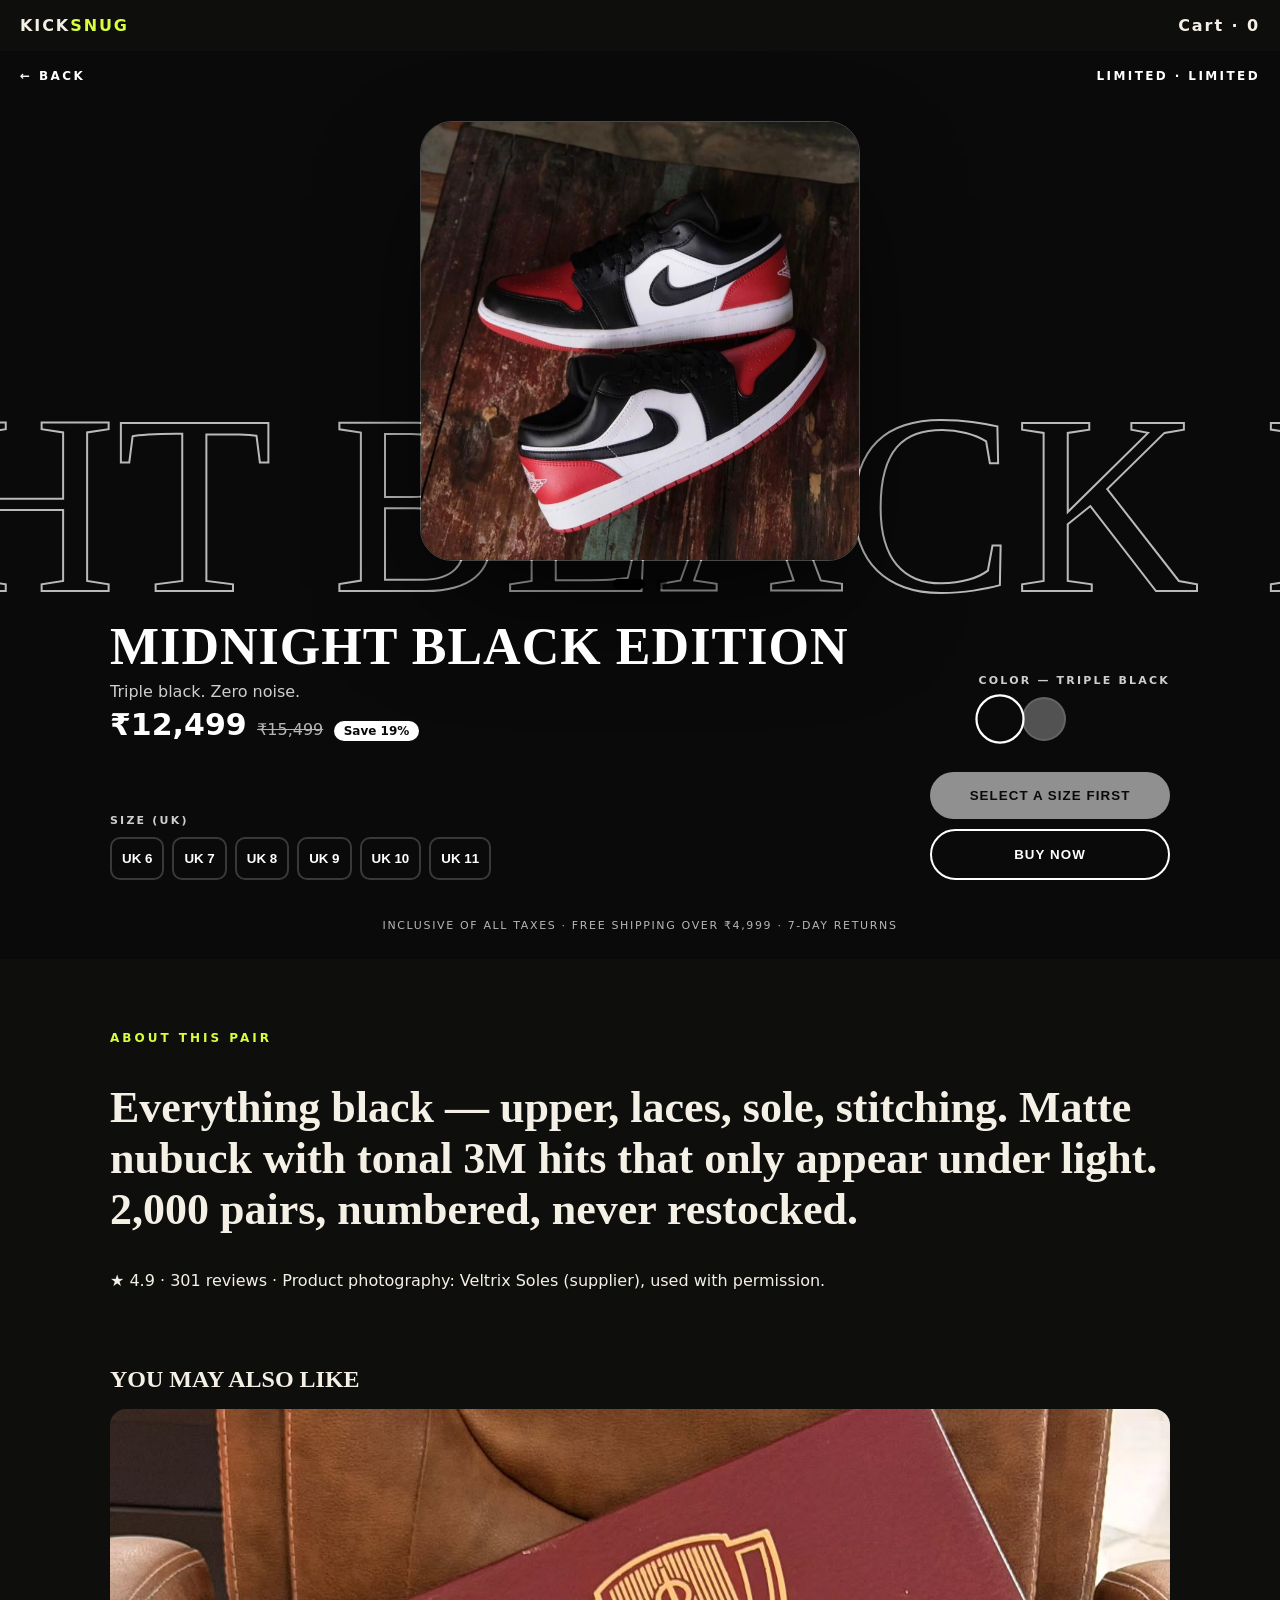
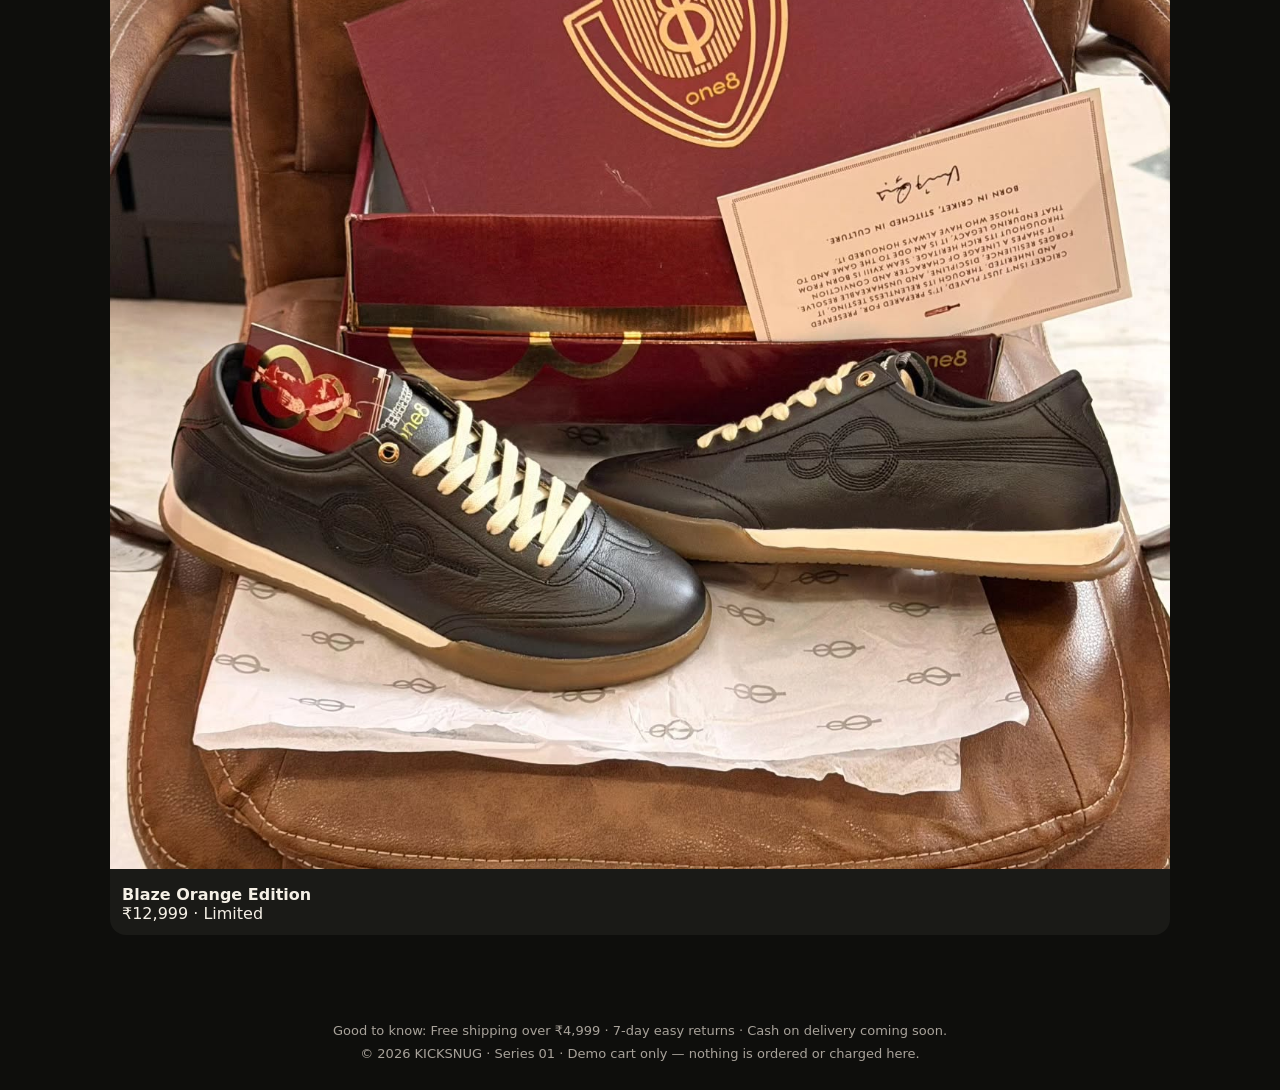
<file: products/midnight-black-edition.html>
<!DOCTYPE html><html lang="en"><head><meta charset="utf-8"><meta name="viewport" content="width=device-width,initial-scale=1">
<title>Midnight Black Edition — KICKSNUG Series 01</title>
<style>
*{box-sizing:border-box}body{margin:0;font-family:system-ui,-apple-system,Segoe UI,Roboto,sans-serif;background:#0e0e0c;color:#f5f0e6}
:root{--field:#0a0a0a;--on:#ffffff}
header{display:flex;justify-content:space-between;align-items:center;padding:16px 20px;background:#0e0e0c;position:sticky;top:0;z-index:50}
header a{color:#f5f0e6;text-decoration:none;font-weight:800;letter-spacing:.12em}
header a b{color:#d7ff3e}
.hero{background:var(--field);color:var(--on);min-height:calc(100svh - 60px);position:relative;overflow:hidden;display:flex;flex-direction:column;transition:background .5s}
.toprow{display:flex;justify-content:space-between;padding:18px 20px;position:relative;z-index:20;font-size:12px;letter-spacing:.2em;text-transform:uppercase;font-weight:700}
.toprow a{color:inherit;text-decoration:none}
.mega{position:absolute;top:50%;left:50%;transform:translate(-50%,-50%);font-family:Georgia,serif;font-size:20vw;line-height:.9;white-space:nowrap;color:transparent;-webkit-text-stroke:2px rgba(255,255,255,0.72);text-transform:uppercase;z-index:1;user-select:none}
.stage{position:relative;z-index:2;display:flex;flex-direction:column;align-items:center;padding-top:20px}
.stage img{width:min(440px,80vw);aspect-ratio:1;object-fit:cover;border-radius:32px;box-shadow:0 50px 120px -24px rgba(0,0,0,.75);border:1px solid rgba(255,255,255,.25)}
.dots{display:flex;gap:10px;margin:18px 0}
.dots button{width:10px;height:10px;border-radius:99px;border:0;background:currentColor;opacity:.5;cursor:pointer}
.dots button.on{width:32px;opacity:1}
.strip{position:relative;z-index:20;max-width:1100px;margin:auto;width:100%;padding:10px 20px 28px;display:flex;flex-wrap:wrap;gap:30px;align-items:flex-end;justify-content:space-between}
.strip h1{font-family:Georgia,serif;font-size:clamp(32px,5vw,52px);margin:0;text-transform:uppercase;letter-spacing:.02em}
.strip p{opacity:.8;margin:6px 0}
.price{font-size:30px;font-weight:800} .price s{font-size:16px;opacity:.7;font-weight:400} .save{background:var(--on);color:var(--field);padding:3px 10px;border-radius:99px;font-size:12px;font-weight:800}
.lbl{font-size:11px;letter-spacing:.2em;text-transform:uppercase;font-weight:700;opacity:.8;margin-bottom:10px}
.dot{width:44px;height:44px;border-radius:99px;border:2px solid rgba(128,128,128,.4);cursor:pointer}
.dot.sel{transform:scale(1.12);border-color:var(--on)}
.sizes{display:flex;gap:8px;flex-wrap:wrap} .sizes button{min-width:48px;padding:12px 10px;border-radius:10px;border:2px solid rgba(128,128,128,.4);background:transparent;color:inherit;font-weight:700;cursor:pointer}
.sizes button.sel{background:var(--on);color:var(--field);border-color:var(--on)}
.cta{display:flex;flex-direction:column;gap:10px;min-width:240px} .cta button{padding:16px;border-radius:99px;border:0;font-weight:800;letter-spacing:.08em;text-transform:uppercase;cursor:pointer}
.cta .add{background:var(--on);color:var(--field)} .cta .buy{background:transparent;color:inherit;border:2px solid currentColor}
.cta button:disabled{opacity:.55}
.about{max-width:1100px;margin:auto;padding:60px 20px} .about h2{font-family:Georgia,serif;font-size:clamp(28px,4vw,44px)}
.relgrid{display:grid;grid-template-columns:repeat(auto-fit,minmax(200px,1fr));gap:16px;max-width:1100px;margin:0 auto 60px;padding:0 20px}
.rel{color:#f5f0e6;text-decoration:none;background:#1a1a17;border-radius:16px;overflow:hidden} .rel img{width:100%;aspect-ratio:1;object-fit:cover} .rel div{padding:12px}
footer{padding:24px 20px;text-align:center;color:#a8a29a;font-size:13px;line-height:1.8}
@media(max-width:700px){.mega{font-size:26vw}}
</style></head><body>
<header><a href="../index.html">KICK<b>SNUG</b></a><a href="../index.html" id="cartPill">Cart · <span id="cartCount">0</span></a></header>
<section class="hero" id="hero">
<div class="toprow"><a href="../index.html">← Back</a><span>LIMITED · LIMITED</span></div>
<div class="mega" aria-hidden="true">MIDNIGHT BLACK EDITION</div>
<div class="stage"><img id="heroImg" src="../images/midnight-black-edition-1.jpg" alt="Midnight Black Edition">
<div class="dots"><button class="on" onclick="showPhoto(0,this)"></button><button onclick="showPhoto(1,this)"></button></div></div>
<div class="strip"><div><h1>Midnight Black Edition</h1><p>Triple black. Zero noise.</p>
<div class="price">₹12,499 <s>₹15,499</s> <span class="save">Save 19%</span></div></div>
<div><div class="lbl">Color — <span id="colorName">Triple Black</span></div><div><button class="dot" data-hex="#0a0a0a" data-name="Triple Black" style="background:#0a0a0a" aria-label="Triple Black"></button><button class="dot" data-hex="#525252" data-name="Smoke" style="background:#525252" aria-label="Smoke"></button></div></div>
<div><div class="lbl">Size (UK) <span id="sizeErr" style="display:none">— pick a size</span></div><div class="sizes" id="sizes"><button onclick="pickSize(6,this)">UK 6</button><button onclick="pickSize(7,this)">UK 7</button><button onclick="pickSize(8,this)">UK 8</button><button onclick="pickSize(9,this)">UK 9</button><button onclick="pickSize(10,this)">UK 10</button><button onclick="pickSize(11,this)">UK 11</button></div></div>
<div class="cta"><button class="add" id="addBtn" disabled onclick="addToBag()">Select a size first</button><button class="buy" onclick="buyNow()">Buy now</button></div></div>
<p style="text-align:center;font-size:11px;letter-spacing:.15em;text-transform:uppercase;opacity:.7;padding-bottom:16px">Inclusive of all taxes · Free shipping over ₹4,999 · 7-day returns</p>
</section>
<section class="about"><p style="letter-spacing:.25em;font-size:12px;color:#d7ff3e;font-weight:700">ABOUT THIS PAIR</p><h2>Everything black — upper, laces, sole, stitching. Matte nubuck with tonal 3M hits that only appear under light. 2,000 pairs, numbered, never restocked.</h2><p>★ 4.9 · 301 reviews · Product photography: Veltrix Soles (supplier), used with permission.</p></section>
<h2 style="max-width:1100px;margin:0 auto 16px;padding:0 20px;font-family:Georgia,serif">YOU MAY ALSO LIKE</h2><div class="relgrid"><a class="rel" href="blaze-orange-edition.html"><img src="../images/blaze-orange-edition-1.jpg" alt="Blaze Orange Edition"><div><strong>Blaze Orange Edition</strong><br><span>₹12,999 · Limited</span></div></a></div>
<footer>Good to know: Free shipping over ₹4,999 · 7-day easy returns · Cash on delivery coming soon.<br>© 2026 KICKSNUG · Series 01 · Demo cart only — nothing is ordered or charged here.</footer>
<script>
let sel=null; const imgs=["../images/midnight-black-edition-1.jpg","../images/midnight-black-edition-2.jpg"];
function showPhoto(i,el){document.getElementById("heroImg").src=imgs[i];document.querySelectorAll(".dots button").forEach(b=>b.classList.remove("on"));el.classList.add("on");}
function pickSize(s,el){sel=s;document.querySelectorAll(".sizes button").forEach(b=>b.classList.remove("sel"));el.classList.add("sel");document.getElementById("sizeErr").style.display="none";const a=document.getElementById("addBtn");a.disabled=false;a.textContent="Add to cart";}
function addToBag(){if(sel===null){document.getElementById("sizeErr").style.display="inline";return;}let c=JSON.parse(localStorage.getItem("kicksnug-cart")||"[]");c.push({id:"midnight-black-edition",name:"Midnight Black Edition",size:sel,price:12499});localStorage.setItem("kicksnug-cart",JSON.stringify(c));updateCart();document.getElementById("addBtn").textContent="Added to bag ✓";}
function buyNow(){if(sel===null){document.getElementById("sizeErr").style.display="inline";return;}addToBag();alert("Checkout — coming soon. Your pair is in the bag.");}
function updateCart(){document.getElementById("cartCount").textContent=(JSON.parse(localStorage.getItem("kicksnug-cart")||"[]")).length;}
document.querySelectorAll(".dot").forEach(d=>{d.onclick=()=>{document.querySelectorAll(".dot").forEach(x=>x.classList.remove("sel"));d.classList.add("sel");document.getElementById("hero").style.background=d.dataset.hex;document.getElementById("colorName").textContent=d.dataset.name;};});
const first=document.querySelector(".dot"); if(first) first.classList.add("sel"); updateCart();
</script></body></html>
</file>
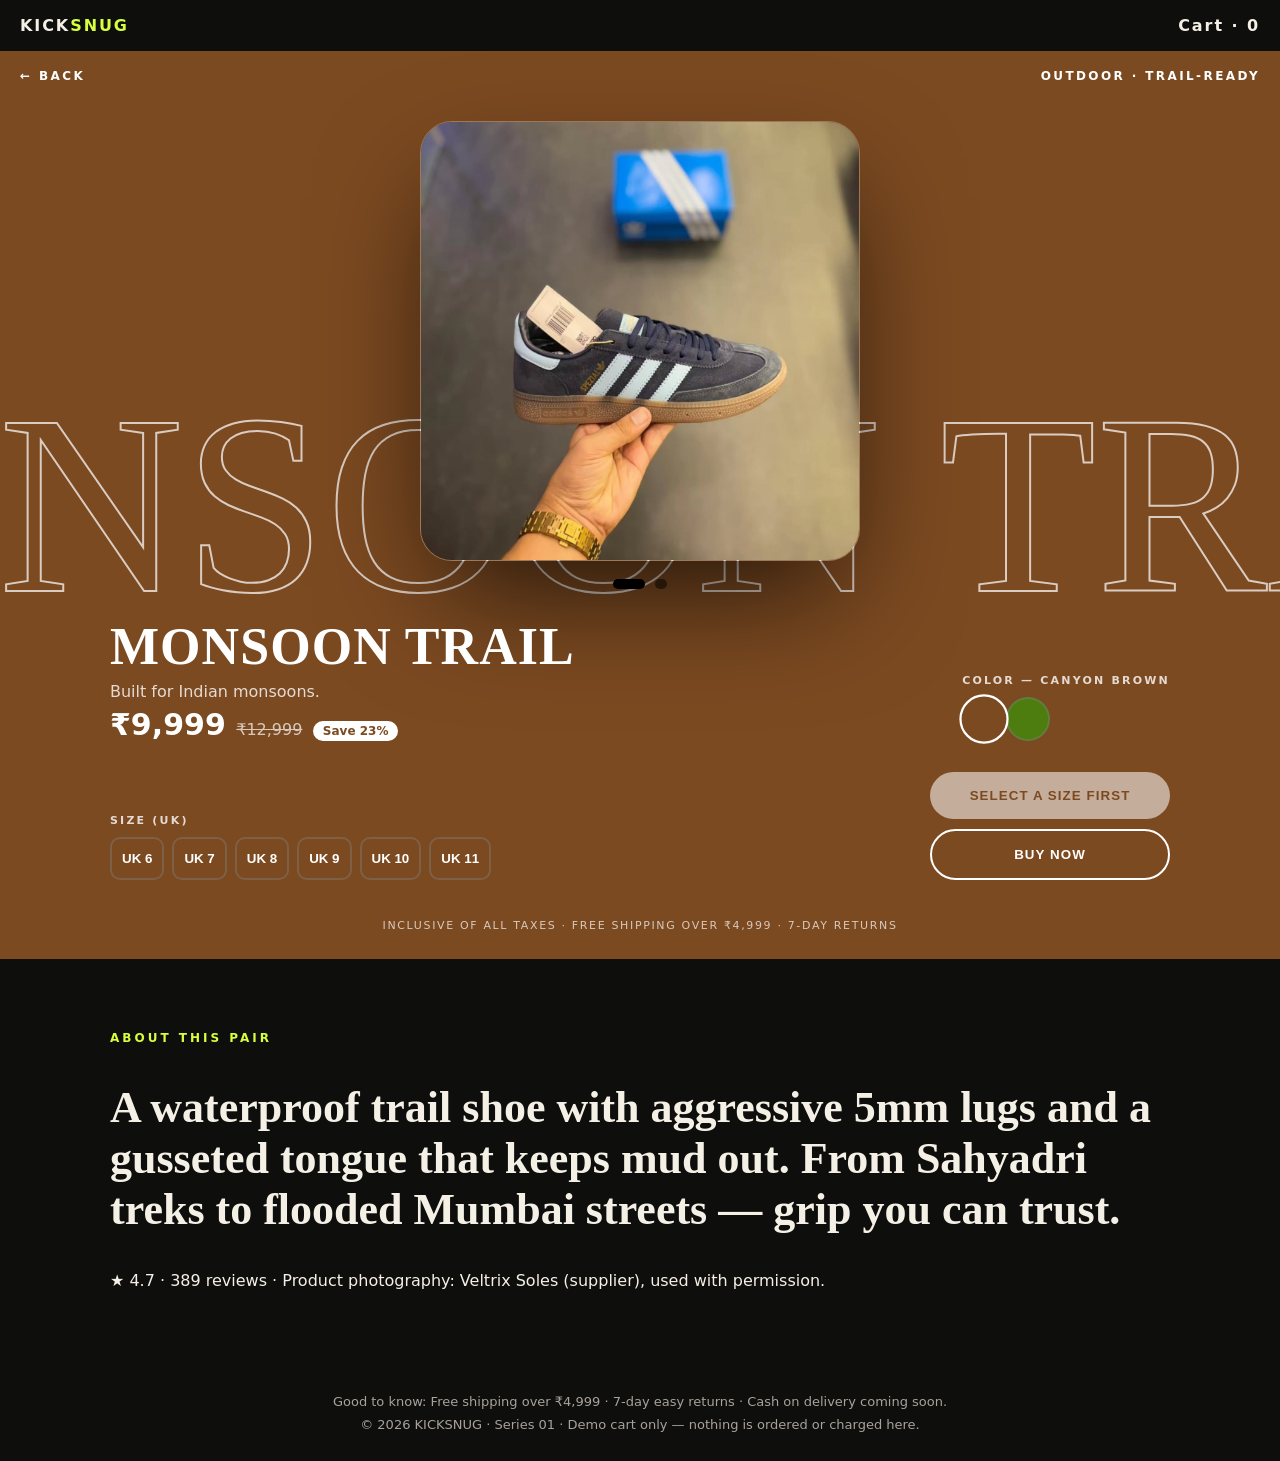
<file: products/monsoon-trail.html>
<!DOCTYPE html><html lang="en"><head><meta charset="utf-8"><meta name="viewport" content="width=device-width,initial-scale=1">
<title>Monsoon Trail — KICKSNUG Series 01</title>
<style>
*{box-sizing:border-box}body{margin:0;font-family:system-ui,-apple-system,Segoe UI,Roboto,sans-serif;background:#0e0e0c;color:#f5f0e6}
:root{--field:#7c4a21;--on:#ffffff}
header{display:flex;justify-content:space-between;align-items:center;padding:16px 20px;background:#0e0e0c;position:sticky;top:0;z-index:50}
header a{color:#f5f0e6;text-decoration:none;font-weight:800;letter-spacing:.12em}
header a b{color:#d7ff3e}
.hero{background:var(--field);color:var(--on);min-height:calc(100svh - 60px);position:relative;overflow:hidden;display:flex;flex-direction:column;transition:background .5s}
.toprow{display:flex;justify-content:space-between;padding:18px 20px;position:relative;z-index:20;font-size:12px;letter-spacing:.2em;text-transform:uppercase;font-weight:700}
.toprow a{color:inherit;text-decoration:none}
.mega{position:absolute;top:50%;left:50%;transform:translate(-50%,-50%);font-family:Georgia,serif;font-size:20vw;line-height:.9;white-space:nowrap;color:transparent;-webkit-text-stroke:2px rgba(255,255,255,0.72);text-transform:uppercase;z-index:1;user-select:none}
.stage{position:relative;z-index:2;display:flex;flex-direction:column;align-items:center;padding-top:20px}
.stage img{width:min(440px,80vw);aspect-ratio:1;object-fit:cover;border-radius:32px;box-shadow:0 50px 120px -24px rgba(0,0,0,.75);border:1px solid rgba(255,255,255,.25)}
.dots{display:flex;gap:10px;margin:18px 0}
.dots button{width:10px;height:10px;border-radius:99px;border:0;background:currentColor;opacity:.5;cursor:pointer}
.dots button.on{width:32px;opacity:1}
.strip{position:relative;z-index:20;max-width:1100px;margin:auto;width:100%;padding:10px 20px 28px;display:flex;flex-wrap:wrap;gap:30px;align-items:flex-end;justify-content:space-between}
.strip h1{font-family:Georgia,serif;font-size:clamp(32px,5vw,52px);margin:0;text-transform:uppercase;letter-spacing:.02em}
.strip p{opacity:.8;margin:6px 0}
.price{font-size:30px;font-weight:800} .price s{font-size:16px;opacity:.7;font-weight:400} .save{background:var(--on);color:var(--field);padding:3px 10px;border-radius:99px;font-size:12px;font-weight:800}
.lbl{font-size:11px;letter-spacing:.2em;text-transform:uppercase;font-weight:700;opacity:.8;margin-bottom:10px}
.dot{width:44px;height:44px;border-radius:99px;border:2px solid rgba(128,128,128,.4);cursor:pointer}
.dot.sel{transform:scale(1.12);border-color:var(--on)}
.sizes{display:flex;gap:8px;flex-wrap:wrap} .sizes button{min-width:48px;padding:12px 10px;border-radius:10px;border:2px solid rgba(128,128,128,.4);background:transparent;color:inherit;font-weight:700;cursor:pointer}
.sizes button.sel{background:var(--on);color:var(--field);border-color:var(--on)}
.cta{display:flex;flex-direction:column;gap:10px;min-width:240px} .cta button{padding:16px;border-radius:99px;border:0;font-weight:800;letter-spacing:.08em;text-transform:uppercase;cursor:pointer}
.cta .add{background:var(--on);color:var(--field)} .cta .buy{background:transparent;color:inherit;border:2px solid currentColor}
.cta button:disabled{opacity:.55}
.about{max-width:1100px;margin:auto;padding:60px 20px} .about h2{font-family:Georgia,serif;font-size:clamp(28px,4vw,44px)}
.relgrid{display:grid;grid-template-columns:repeat(auto-fit,minmax(200px,1fr));gap:16px;max-width:1100px;margin:0 auto 60px;padding:0 20px}
.rel{color:#f5f0e6;text-decoration:none;background:#1a1a17;border-radius:16px;overflow:hidden} .rel img{width:100%;aspect-ratio:1;object-fit:cover} .rel div{padding:12px}
footer{padding:24px 20px;text-align:center;color:#a8a29a;font-size:13px;line-height:1.8}
@media(max-width:700px){.mega{font-size:26vw}}
</style></head><body>
<header><a href="../index.html">KICK<b>SNUG</b></a><a href="../index.html" id="cartPill">Cart · <span id="cartCount">0</span></a></header>
<section class="hero" id="hero">
<div class="toprow"><a href="../index.html">← Back</a><span>OUTDOOR · TRAIL-READY</span></div>
<div class="mega" aria-hidden="true">MONSOON TRAIL</div>
<div class="stage"><img id="heroImg" src="../images/monsoon-trail-1.jpg" alt="Monsoon Trail">
<div class="dots"><button class="on" onclick="showPhoto(0,this)"></button><button onclick="showPhoto(1,this)"></button></div></div>
<div class="strip"><div><h1>Monsoon Trail</h1><p>Built for Indian monsoons.</p>
<div class="price">₹9,999 <s>₹12,999</s> <span class="save">Save 23%</span></div></div>
<div><div class="lbl">Color — <span id="colorName">Canyon Brown</span></div><div><button class="dot" data-hex="#7c4a21" data-name="Canyon Brown" style="background:#7c4a21" aria-label="Canyon Brown"></button><button class="dot" data-hex="#4d7c0f" data-name="Moss" style="background:#4d7c0f" aria-label="Moss"></button></div></div>
<div><div class="lbl">Size (UK) <span id="sizeErr" style="display:none">— pick a size</span></div><div class="sizes" id="sizes"><button onclick="pickSize(6,this)">UK 6</button><button onclick="pickSize(7,this)">UK 7</button><button onclick="pickSize(8,this)">UK 8</button><button onclick="pickSize(9,this)">UK 9</button><button onclick="pickSize(10,this)">UK 10</button><button onclick="pickSize(11,this)">UK 11</button></div></div>
<div class="cta"><button class="add" id="addBtn" disabled onclick="addToBag()">Select a size first</button><button class="buy" onclick="buyNow()">Buy now</button></div></div>
<p style="text-align:center;font-size:11px;letter-spacing:.15em;text-transform:uppercase;opacity:.7;padding-bottom:16px">Inclusive of all taxes · Free shipping over ₹4,999 · 7-day returns</p>
</section>
<section class="about"><p style="letter-spacing:.25em;font-size:12px;color:#d7ff3e;font-weight:700">ABOUT THIS PAIR</p><h2>A waterproof trail shoe with aggressive 5mm lugs and a gusseted tongue that keeps mud out. From Sahyadri treks to flooded Mumbai streets — grip you can trust.</h2><p>★ 4.7 · 389 reviews · Product photography: Veltrix Soles (supplier), used with permission.</p></section>

<footer>Good to know: Free shipping over ₹4,999 · 7-day easy returns · Cash on delivery coming soon.<br>© 2026 KICKSNUG · Series 01 · Demo cart only — nothing is ordered or charged here.</footer>
<script>
let sel=null; const imgs=["../images/monsoon-trail-1.jpg","../images/monsoon-trail-2.jpg"];
function showPhoto(i,el){document.getElementById("heroImg").src=imgs[i];document.querySelectorAll(".dots button").forEach(b=>b.classList.remove("on"));el.classList.add("on");}
function pickSize(s,el){sel=s;document.querySelectorAll(".sizes button").forEach(b=>b.classList.remove("sel"));el.classList.add("sel");document.getElementById("sizeErr").style.display="none";const a=document.getElementById("addBtn");a.disabled=false;a.textContent="Add to cart";}
function addToBag(){if(sel===null){document.getElementById("sizeErr").style.display="inline";return;}let c=JSON.parse(localStorage.getItem("kicksnug-cart")||"[]");c.push({id:"monsoon-trail",name:"Monsoon Trail",size:sel,price:9999});localStorage.setItem("kicksnug-cart",JSON.stringify(c));updateCart();document.getElementById("addBtn").textContent="Added to bag ✓";}
function buyNow(){if(sel===null){document.getElementById("sizeErr").style.display="inline";return;}addToBag();alert("Checkout — coming soon. Your pair is in the bag.");}
function updateCart(){document.getElementById("cartCount").textContent=(JSON.parse(localStorage.getItem("kicksnug-cart")||"[]")).length;}
document.querySelectorAll(".dot").forEach(d=>{d.onclick=()=>{document.querySelectorAll(".dot").forEach(x=>x.classList.remove("sel"));d.classList.add("sel");document.getElementById("hero").style.background=d.dataset.hex;document.getElementById("colorName").textContent=d.dataset.name;};});
const first=document.querySelector(".dot"); if(first) first.classList.add("sel"); updateCart();
</script></body></html>
</file>
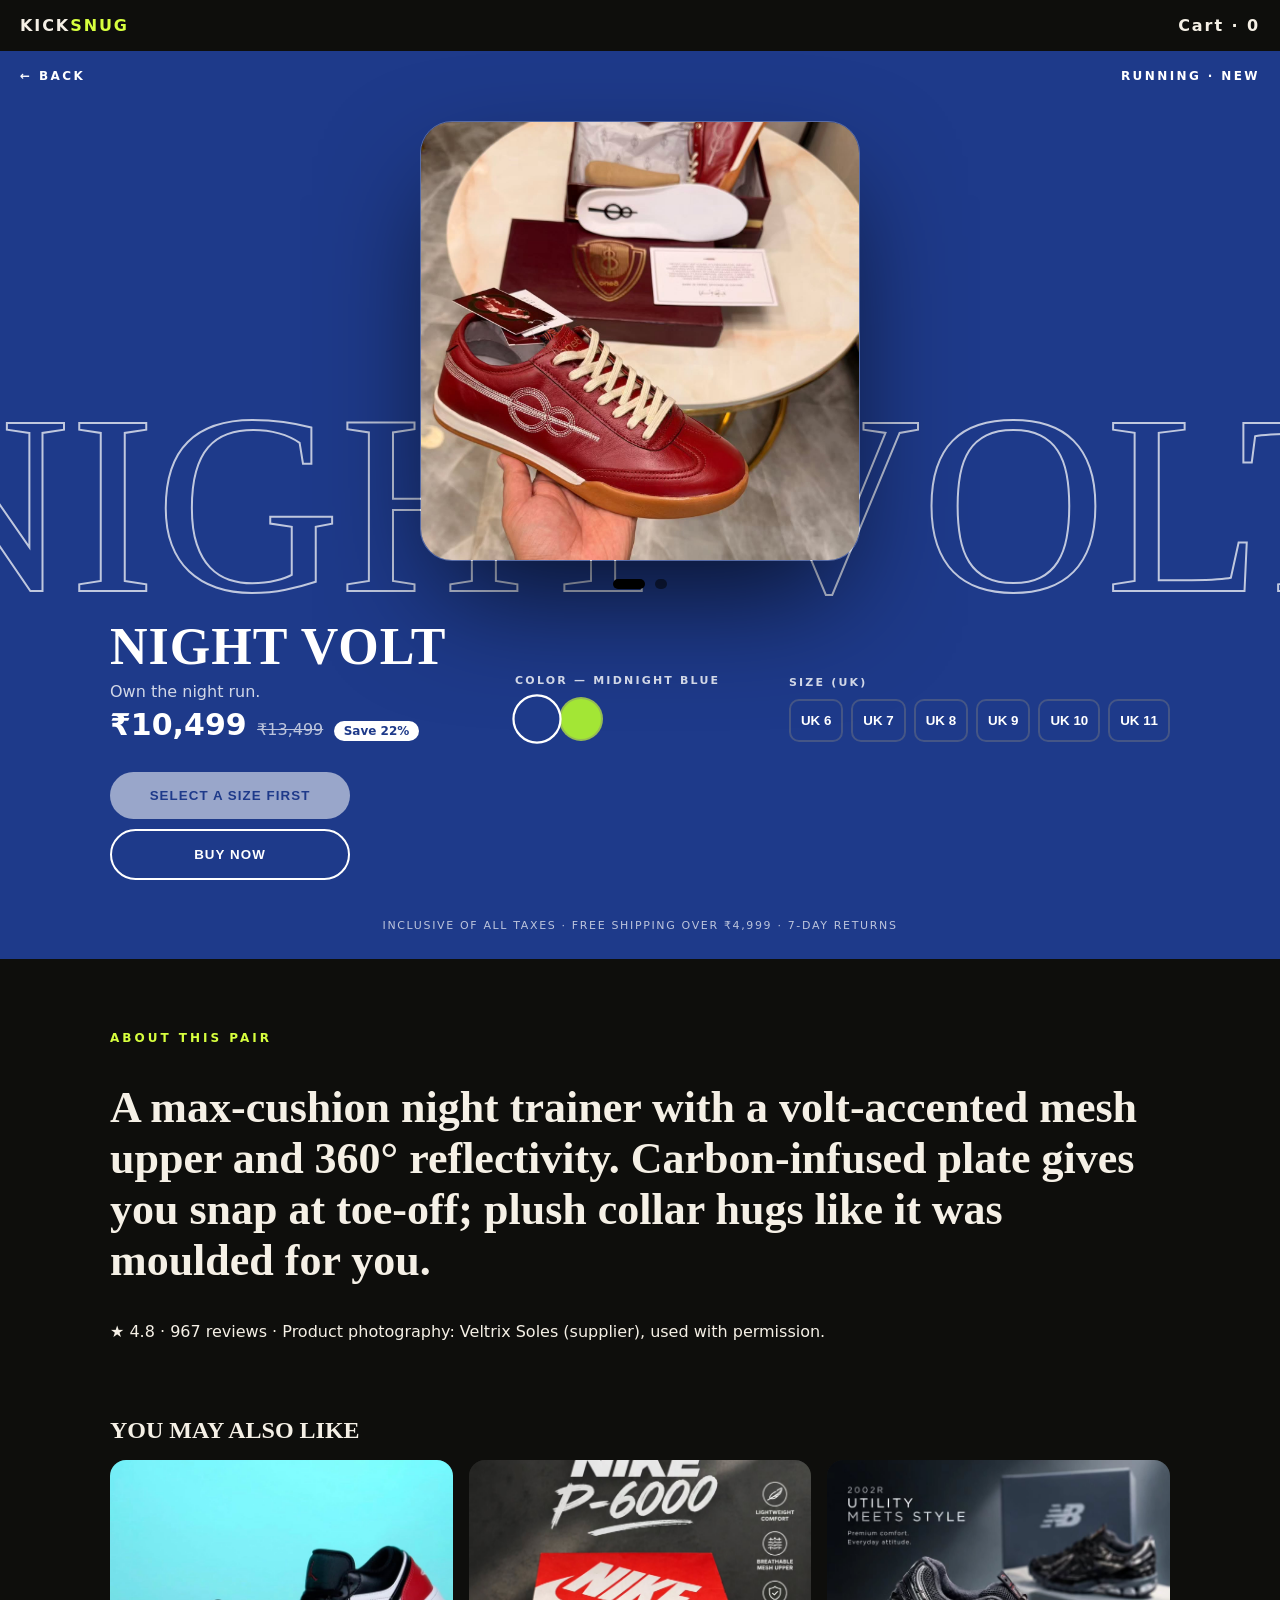
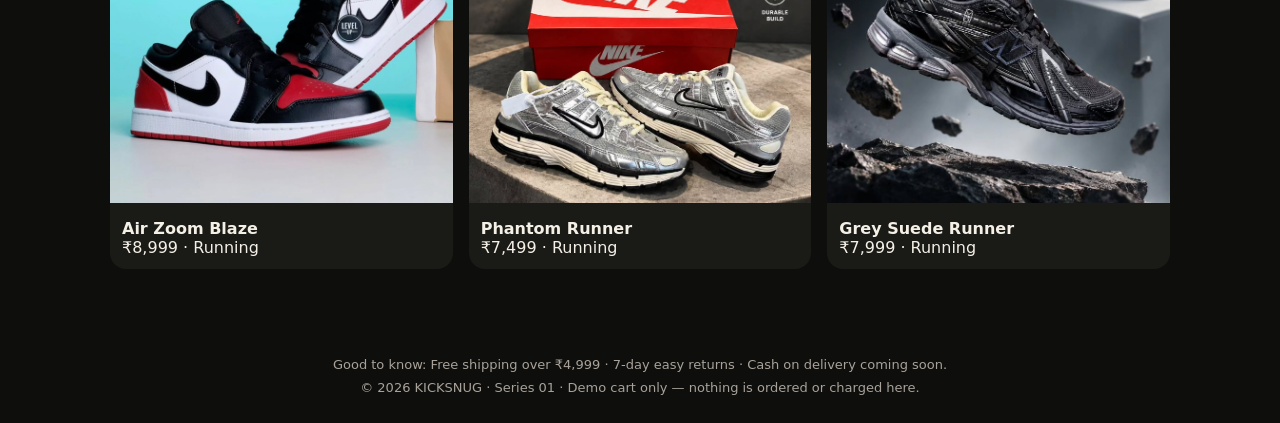
<file: products/night-volt.html>
<!DOCTYPE html><html lang="en"><head><meta charset="utf-8"><meta name="viewport" content="width=device-width,initial-scale=1">
<title>Night Volt — KICKSNUG Series 01</title>
<style>
*{box-sizing:border-box}body{margin:0;font-family:system-ui,-apple-system,Segoe UI,Roboto,sans-serif;background:#0e0e0c;color:#f5f0e6}
:root{--field:#1e3a8a;--on:#ffffff}
header{display:flex;justify-content:space-between;align-items:center;padding:16px 20px;background:#0e0e0c;position:sticky;top:0;z-index:50}
header a{color:#f5f0e6;text-decoration:none;font-weight:800;letter-spacing:.12em}
header a b{color:#d7ff3e}
.hero{background:var(--field);color:var(--on);min-height:calc(100svh - 60px);position:relative;overflow:hidden;display:flex;flex-direction:column;transition:background .5s}
.toprow{display:flex;justify-content:space-between;padding:18px 20px;position:relative;z-index:20;font-size:12px;letter-spacing:.2em;text-transform:uppercase;font-weight:700}
.toprow a{color:inherit;text-decoration:none}
.mega{position:absolute;top:50%;left:50%;transform:translate(-50%,-50%);font-family:Georgia,serif;font-size:20vw;line-height:.9;white-space:nowrap;color:transparent;-webkit-text-stroke:2px rgba(255,255,255,0.72);text-transform:uppercase;z-index:1;user-select:none}
.stage{position:relative;z-index:2;display:flex;flex-direction:column;align-items:center;padding-top:20px}
.stage img{width:min(440px,80vw);aspect-ratio:1;object-fit:cover;border-radius:32px;box-shadow:0 50px 120px -24px rgba(0,0,0,.75);border:1px solid rgba(255,255,255,.25)}
.dots{display:flex;gap:10px;margin:18px 0}
.dots button{width:10px;height:10px;border-radius:99px;border:0;background:currentColor;opacity:.5;cursor:pointer}
.dots button.on{width:32px;opacity:1}
.strip{position:relative;z-index:20;max-width:1100px;margin:auto;width:100%;padding:10px 20px 28px;display:flex;flex-wrap:wrap;gap:30px;align-items:flex-end;justify-content:space-between}
.strip h1{font-family:Georgia,serif;font-size:clamp(32px,5vw,52px);margin:0;text-transform:uppercase;letter-spacing:.02em}
.strip p{opacity:.8;margin:6px 0}
.price{font-size:30px;font-weight:800} .price s{font-size:16px;opacity:.7;font-weight:400} .save{background:var(--on);color:var(--field);padding:3px 10px;border-radius:99px;font-size:12px;font-weight:800}
.lbl{font-size:11px;letter-spacing:.2em;text-transform:uppercase;font-weight:700;opacity:.8;margin-bottom:10px}
.dot{width:44px;height:44px;border-radius:99px;border:2px solid rgba(128,128,128,.4);cursor:pointer}
.dot.sel{transform:scale(1.12);border-color:var(--on)}
.sizes{display:flex;gap:8px;flex-wrap:wrap} .sizes button{min-width:48px;padding:12px 10px;border-radius:10px;border:2px solid rgba(128,128,128,.4);background:transparent;color:inherit;font-weight:700;cursor:pointer}
.sizes button.sel{background:var(--on);color:var(--field);border-color:var(--on)}
.cta{display:flex;flex-direction:column;gap:10px;min-width:240px} .cta button{padding:16px;border-radius:99px;border:0;font-weight:800;letter-spacing:.08em;text-transform:uppercase;cursor:pointer}
.cta .add{background:var(--on);color:var(--field)} .cta .buy{background:transparent;color:inherit;border:2px solid currentColor}
.cta button:disabled{opacity:.55}
.about{max-width:1100px;margin:auto;padding:60px 20px} .about h2{font-family:Georgia,serif;font-size:clamp(28px,4vw,44px)}
.relgrid{display:grid;grid-template-columns:repeat(auto-fit,minmax(200px,1fr));gap:16px;max-width:1100px;margin:0 auto 60px;padding:0 20px}
.rel{color:#f5f0e6;text-decoration:none;background:#1a1a17;border-radius:16px;overflow:hidden} .rel img{width:100%;aspect-ratio:1;object-fit:cover} .rel div{padding:12px}
footer{padding:24px 20px;text-align:center;color:#a8a29a;font-size:13px;line-height:1.8}
@media(max-width:700px){.mega{font-size:26vw}}
</style></head><body>
<header><a href="../index.html">KICK<b>SNUG</b></a><a href="../index.html" id="cartPill">Cart · <span id="cartCount">0</span></a></header>
<section class="hero" id="hero">
<div class="toprow"><a href="../index.html">← Back</a><span>RUNNING · NEW</span></div>
<div class="mega" aria-hidden="true">NIGHT VOLT</div>
<div class="stage"><img id="heroImg" src="../images/night-volt-1.jpg" alt="Night Volt">
<div class="dots"><button class="on" onclick="showPhoto(0,this)"></button><button onclick="showPhoto(1,this)"></button></div></div>
<div class="strip"><div><h1>Night Volt</h1><p>Own the night run.</p>
<div class="price">₹10,499 <s>₹13,499</s> <span class="save">Save 22%</span></div></div>
<div><div class="lbl">Color — <span id="colorName">Midnight Blue</span></div><div><button class="dot" data-hex="#1e3a8a" data-name="Midnight Blue" style="background:#1e3a8a" aria-label="Midnight Blue"></button><button class="dot" data-hex="#a3e635" data-name="Volt" style="background:#a3e635" aria-label="Volt"></button></div></div>
<div><div class="lbl">Size (UK) <span id="sizeErr" style="display:none">— pick a size</span></div><div class="sizes" id="sizes"><button onclick="pickSize(6,this)">UK 6</button><button onclick="pickSize(7,this)">UK 7</button><button onclick="pickSize(8,this)">UK 8</button><button onclick="pickSize(9,this)">UK 9</button><button onclick="pickSize(10,this)">UK 10</button><button onclick="pickSize(11,this)">UK 11</button></div></div>
<div class="cta"><button class="add" id="addBtn" disabled onclick="addToBag()">Select a size first</button><button class="buy" onclick="buyNow()">Buy now</button></div></div>
<p style="text-align:center;font-size:11px;letter-spacing:.15em;text-transform:uppercase;opacity:.7;padding-bottom:16px">Inclusive of all taxes · Free shipping over ₹4,999 · 7-day returns</p>
</section>
<section class="about"><p style="letter-spacing:.25em;font-size:12px;color:#d7ff3e;font-weight:700">ABOUT THIS PAIR</p><h2>A max-cushion night trainer with a volt-accented mesh upper and 360° reflectivity. Carbon-infused plate gives you snap at toe-off; plush collar hugs like it was moulded for you.</h2><p>★ 4.8 · 967 reviews · Product photography: Veltrix Soles (supplier), used with permission.</p></section>
<h2 style="max-width:1100px;margin:0 auto 16px;padding:0 20px;font-family:Georgia,serif">YOU MAY ALSO LIKE</h2><div class="relgrid"><a class="rel" href="air-zoom-blaze.html"><img src="../images/air-zoom-blaze-1.jpg" alt="Air Zoom Blaze"><div><strong>Air Zoom Blaze</strong><br><span>₹8,999 · Running</span></div></a><a class="rel" href="phantom-runner.html"><img src="../images/phantom-runner-1.jpg" alt="Phantom Runner"><div><strong>Phantom Runner</strong><br><span>₹7,499 · Running</span></div></a><a class="rel" href="grey-suede-runner.html"><img src="../images/grey-suede-runner-1.jpg" alt="Grey Suede Runner"><div><strong>Grey Suede Runner</strong><br><span>₹7,999 · Running</span></div></a></div>
<footer>Good to know: Free shipping over ₹4,999 · 7-day easy returns · Cash on delivery coming soon.<br>© 2026 KICKSNUG · Series 01 · Demo cart only — nothing is ordered or charged here.</footer>
<script>
let sel=null; const imgs=["../images/night-volt-1.jpg","../images/night-volt-2.jpg"];
function showPhoto(i,el){document.getElementById("heroImg").src=imgs[i];document.querySelectorAll(".dots button").forEach(b=>b.classList.remove("on"));el.classList.add("on");}
function pickSize(s,el){sel=s;document.querySelectorAll(".sizes button").forEach(b=>b.classList.remove("sel"));el.classList.add("sel");document.getElementById("sizeErr").style.display="none";const a=document.getElementById("addBtn");a.disabled=false;a.textContent="Add to cart";}
function addToBag(){if(sel===null){document.getElementById("sizeErr").style.display="inline";return;}let c=JSON.parse(localStorage.getItem("kicksnug-cart")||"[]");c.push({id:"night-volt",name:"Night Volt",size:sel,price:10499});localStorage.setItem("kicksnug-cart",JSON.stringify(c));updateCart();document.getElementById("addBtn").textContent="Added to bag ✓";}
function buyNow(){if(sel===null){document.getElementById("sizeErr").style.display="inline";return;}addToBag();alert("Checkout — coming soon. Your pair is in the bag.");}
function updateCart(){document.getElementById("cartCount").textContent=(JSON.parse(localStorage.getItem("kicksnug-cart")||"[]")).length;}
document.querySelectorAll(".dot").forEach(d=>{d.onclick=()=>{document.querySelectorAll(".dot").forEach(x=>x.classList.remove("sel"));d.classList.add("sel");document.getElementById("hero").style.background=d.dataset.hex;document.getElementById("colorName").textContent=d.dataset.name;};});
const first=document.querySelector(".dot"); if(first) first.classList.add("sel"); updateCart();
</script></body></html>
</file>
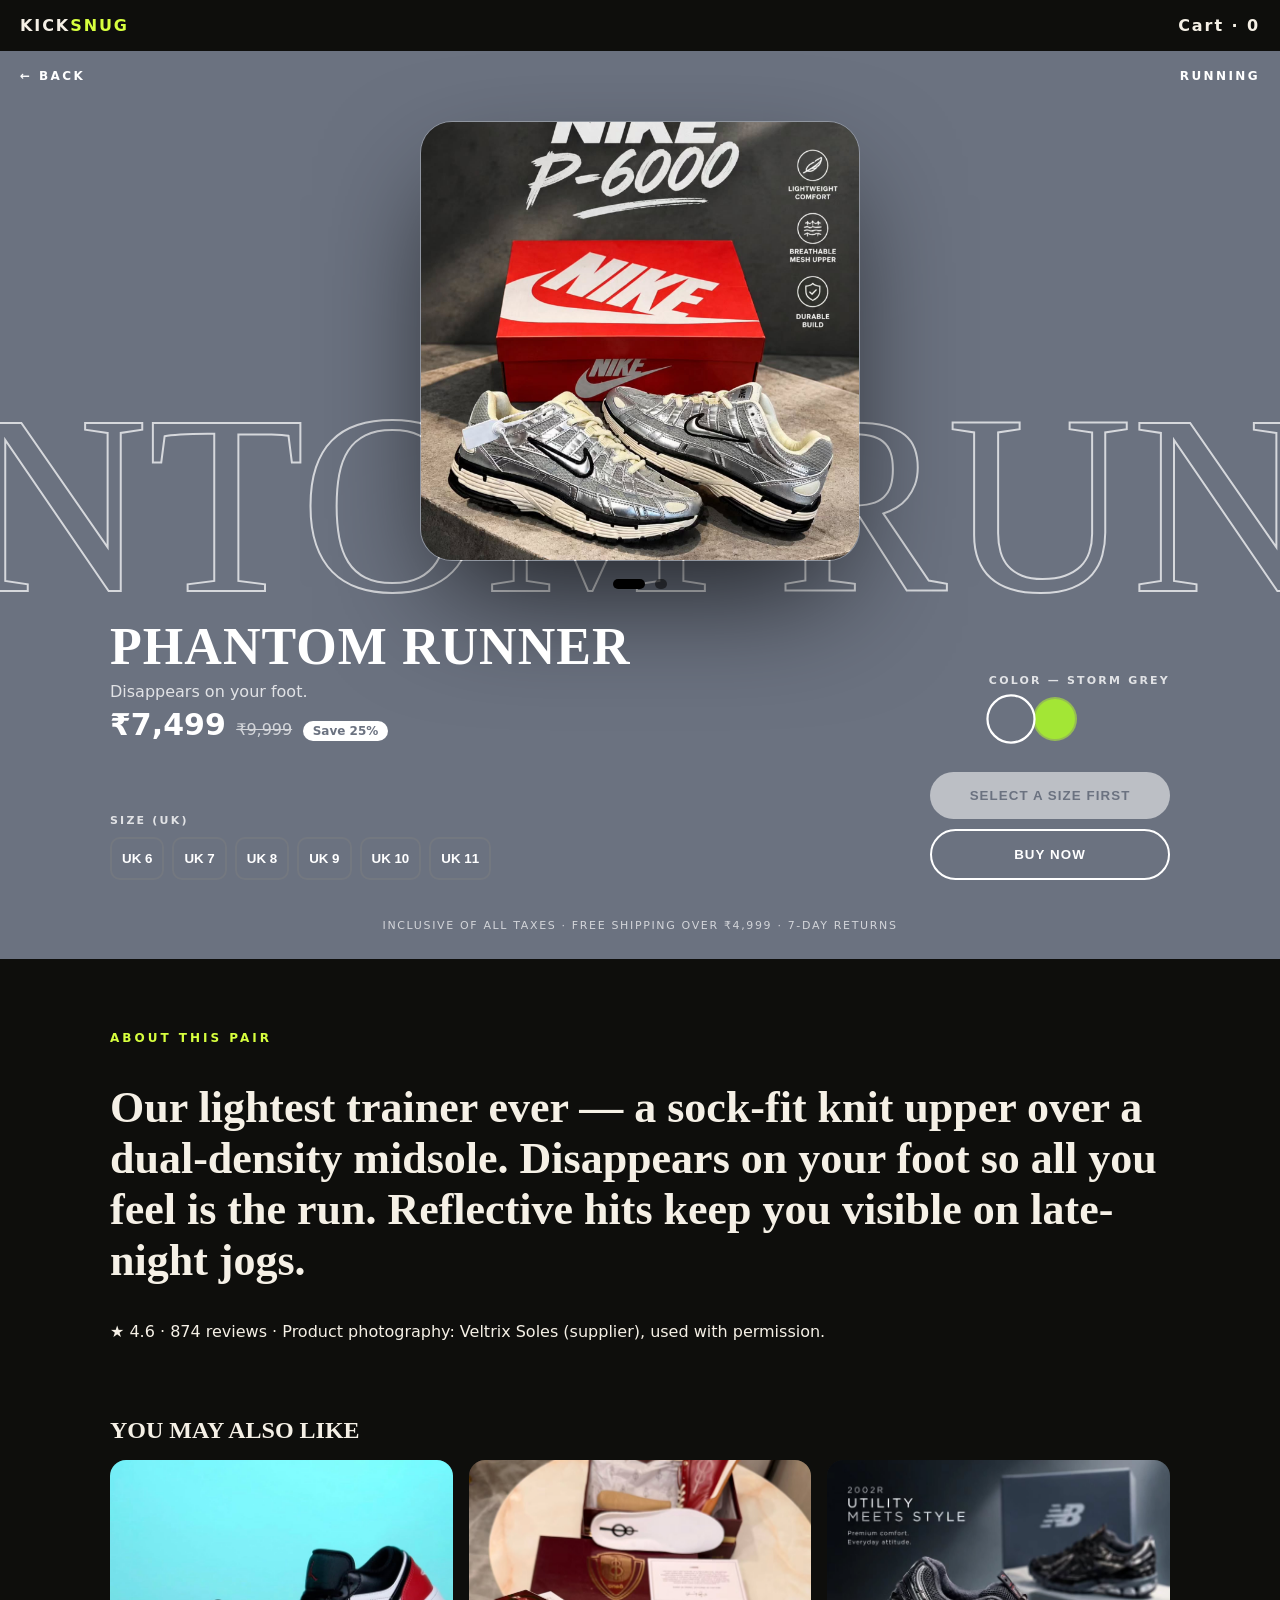
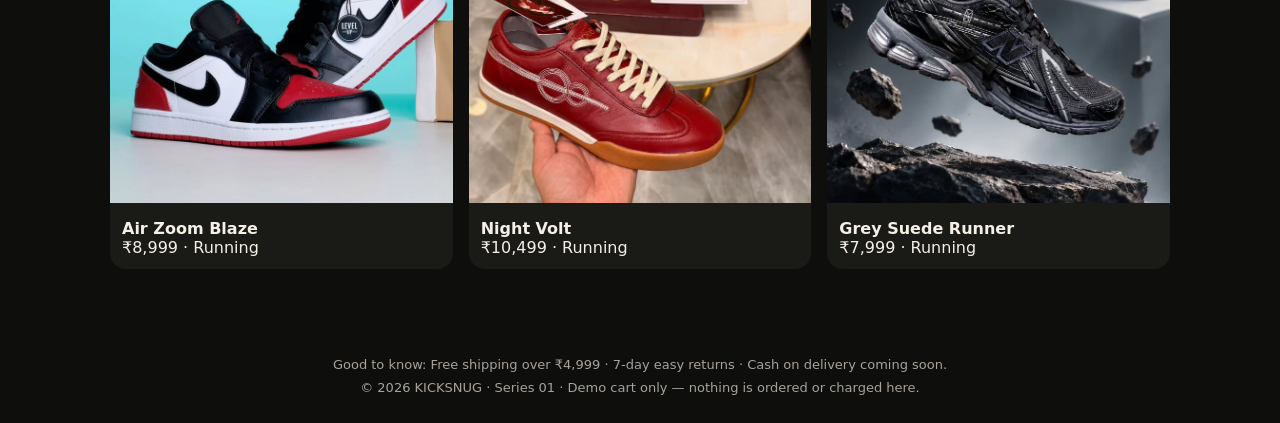
<file: products/phantom-runner.html>
<!DOCTYPE html><html lang="en"><head><meta charset="utf-8"><meta name="viewport" content="width=device-width,initial-scale=1">
<title>Phantom Runner — KICKSNUG Series 01</title>
<style>
*{box-sizing:border-box}body{margin:0;font-family:system-ui,-apple-system,Segoe UI,Roboto,sans-serif;background:#0e0e0c;color:#f5f0e6}
:root{--field:#6b7280;--on:#ffffff}
header{display:flex;justify-content:space-between;align-items:center;padding:16px 20px;background:#0e0e0c;position:sticky;top:0;z-index:50}
header a{color:#f5f0e6;text-decoration:none;font-weight:800;letter-spacing:.12em}
header a b{color:#d7ff3e}
.hero{background:var(--field);color:var(--on);min-height:calc(100svh - 60px);position:relative;overflow:hidden;display:flex;flex-direction:column;transition:background .5s}
.toprow{display:flex;justify-content:space-between;padding:18px 20px;position:relative;z-index:20;font-size:12px;letter-spacing:.2em;text-transform:uppercase;font-weight:700}
.toprow a{color:inherit;text-decoration:none}
.mega{position:absolute;top:50%;left:50%;transform:translate(-50%,-50%);font-family:Georgia,serif;font-size:20vw;line-height:.9;white-space:nowrap;color:transparent;-webkit-text-stroke:2px rgba(255,255,255,0.72);text-transform:uppercase;z-index:1;user-select:none}
.stage{position:relative;z-index:2;display:flex;flex-direction:column;align-items:center;padding-top:20px}
.stage img{width:min(440px,80vw);aspect-ratio:1;object-fit:cover;border-radius:32px;box-shadow:0 50px 120px -24px rgba(0,0,0,.75);border:1px solid rgba(255,255,255,.25)}
.dots{display:flex;gap:10px;margin:18px 0}
.dots button{width:10px;height:10px;border-radius:99px;border:0;background:currentColor;opacity:.5;cursor:pointer}
.dots button.on{width:32px;opacity:1}
.strip{position:relative;z-index:20;max-width:1100px;margin:auto;width:100%;padding:10px 20px 28px;display:flex;flex-wrap:wrap;gap:30px;align-items:flex-end;justify-content:space-between}
.strip h1{font-family:Georgia,serif;font-size:clamp(32px,5vw,52px);margin:0;text-transform:uppercase;letter-spacing:.02em}
.strip p{opacity:.8;margin:6px 0}
.price{font-size:30px;font-weight:800} .price s{font-size:16px;opacity:.7;font-weight:400} .save{background:var(--on);color:var(--field);padding:3px 10px;border-radius:99px;font-size:12px;font-weight:800}
.lbl{font-size:11px;letter-spacing:.2em;text-transform:uppercase;font-weight:700;opacity:.8;margin-bottom:10px}
.dot{width:44px;height:44px;border-radius:99px;border:2px solid rgba(128,128,128,.4);cursor:pointer}
.dot.sel{transform:scale(1.12);border-color:var(--on)}
.sizes{display:flex;gap:8px;flex-wrap:wrap} .sizes button{min-width:48px;padding:12px 10px;border-radius:10px;border:2px solid rgba(128,128,128,.4);background:transparent;color:inherit;font-weight:700;cursor:pointer}
.sizes button.sel{background:var(--on);color:var(--field);border-color:var(--on)}
.cta{display:flex;flex-direction:column;gap:10px;min-width:240px} .cta button{padding:16px;border-radius:99px;border:0;font-weight:800;letter-spacing:.08em;text-transform:uppercase;cursor:pointer}
.cta .add{background:var(--on);color:var(--field)} .cta .buy{background:transparent;color:inherit;border:2px solid currentColor}
.cta button:disabled{opacity:.55}
.about{max-width:1100px;margin:auto;padding:60px 20px} .about h2{font-family:Georgia,serif;font-size:clamp(28px,4vw,44px)}
.relgrid{display:grid;grid-template-columns:repeat(auto-fit,minmax(200px,1fr));gap:16px;max-width:1100px;margin:0 auto 60px;padding:0 20px}
.rel{color:#f5f0e6;text-decoration:none;background:#1a1a17;border-radius:16px;overflow:hidden} .rel img{width:100%;aspect-ratio:1;object-fit:cover} .rel div{padding:12px}
footer{padding:24px 20px;text-align:center;color:#a8a29a;font-size:13px;line-height:1.8}
@media(max-width:700px){.mega{font-size:26vw}}
</style></head><body>
<header><a href="../index.html">KICK<b>SNUG</b></a><a href="../index.html" id="cartPill">Cart · <span id="cartCount">0</span></a></header>
<section class="hero" id="hero">
<div class="toprow"><a href="../index.html">← Back</a><span>RUNNING</span></div>
<div class="mega" aria-hidden="true">PHANTOM RUNNER</div>
<div class="stage"><img id="heroImg" src="../images/phantom-runner-1.jpg" alt="Phantom Runner">
<div class="dots"><button class="on" onclick="showPhoto(0,this)"></button><button onclick="showPhoto(1,this)"></button></div></div>
<div class="strip"><div><h1>Phantom Runner</h1><p>Disappears on your foot.</p>
<div class="price">₹7,499 <s>₹9,999</s> <span class="save">Save 25%</span></div></div>
<div><div class="lbl">Color — <span id="colorName">Storm Grey</span></div><div><button class="dot" data-hex="#6b7280" data-name="Storm Grey" style="background:#6b7280" aria-label="Storm Grey"></button><button class="dot" data-hex="#a3e635" data-name="Volt" style="background:#a3e635" aria-label="Volt"></button></div></div>
<div><div class="lbl">Size (UK) <span id="sizeErr" style="display:none">— pick a size</span></div><div class="sizes" id="sizes"><button onclick="pickSize(6,this)">UK 6</button><button onclick="pickSize(7,this)">UK 7</button><button onclick="pickSize(8,this)">UK 8</button><button onclick="pickSize(9,this)">UK 9</button><button onclick="pickSize(10,this)">UK 10</button><button onclick="pickSize(11,this)">UK 11</button></div></div>
<div class="cta"><button class="add" id="addBtn" disabled onclick="addToBag()">Select a size first</button><button class="buy" onclick="buyNow()">Buy now</button></div></div>
<p style="text-align:center;font-size:11px;letter-spacing:.15em;text-transform:uppercase;opacity:.7;padding-bottom:16px">Inclusive of all taxes · Free shipping over ₹4,999 · 7-day returns</p>
</section>
<section class="about"><p style="letter-spacing:.25em;font-size:12px;color:#d7ff3e;font-weight:700">ABOUT THIS PAIR</p><h2>Our lightest trainer ever — a sock-fit knit upper over a dual-density midsole. Disappears on your foot so all you feel is the run. Reflective hits keep you visible on late-night jogs.</h2><p>★ 4.6 · 874 reviews · Product photography: Veltrix Soles (supplier), used with permission.</p></section>
<h2 style="max-width:1100px;margin:0 auto 16px;padding:0 20px;font-family:Georgia,serif">YOU MAY ALSO LIKE</h2><div class="relgrid"><a class="rel" href="air-zoom-blaze.html"><img src="../images/air-zoom-blaze-1.jpg" alt="Air Zoom Blaze"><div><strong>Air Zoom Blaze</strong><br><span>₹8,999 · Running</span></div></a><a class="rel" href="night-volt.html"><img src="../images/night-volt-1.jpg" alt="Night Volt"><div><strong>Night Volt</strong><br><span>₹10,499 · Running</span></div></a><a class="rel" href="grey-suede-runner.html"><img src="../images/grey-suede-runner-1.jpg" alt="Grey Suede Runner"><div><strong>Grey Suede Runner</strong><br><span>₹7,999 · Running</span></div></a></div>
<footer>Good to know: Free shipping over ₹4,999 · 7-day easy returns · Cash on delivery coming soon.<br>© 2026 KICKSNUG · Series 01 · Demo cart only — nothing is ordered or charged here.</footer>
<script>
let sel=null; const imgs=["../images/phantom-runner-1.jpg","../images/phantom-runner-2.jpg"];
function showPhoto(i,el){document.getElementById("heroImg").src=imgs[i];document.querySelectorAll(".dots button").forEach(b=>b.classList.remove("on"));el.classList.add("on");}
function pickSize(s,el){sel=s;document.querySelectorAll(".sizes button").forEach(b=>b.classList.remove("sel"));el.classList.add("sel");document.getElementById("sizeErr").style.display="none";const a=document.getElementById("addBtn");a.disabled=false;a.textContent="Add to cart";}
function addToBag(){if(sel===null){document.getElementById("sizeErr").style.display="inline";return;}let c=JSON.parse(localStorage.getItem("kicksnug-cart")||"[]");c.push({id:"phantom-runner",name:"Phantom Runner",size:sel,price:7499});localStorage.setItem("kicksnug-cart",JSON.stringify(c));updateCart();document.getElementById("addBtn").textContent="Added to bag ✓";}
function buyNow(){if(sel===null){document.getElementById("sizeErr").style.display="inline";return;}addToBag();alert("Checkout — coming soon. Your pair is in the bag.");}
function updateCart(){document.getElementById("cartCount").textContent=(JSON.parse(localStorage.getItem("kicksnug-cart")||"[]")).length;}
document.querySelectorAll(".dot").forEach(d=>{d.onclick=()=>{document.querySelectorAll(".dot").forEach(x=>x.classList.remove("sel"));d.classList.add("sel");document.getElementById("hero").style.background=d.dataset.hex;document.getElementById("colorName").textContent=d.dataset.name;};});
const first=document.querySelector(".dot"); if(first) first.classList.add("sel"); updateCart();
</script></body></html>
</file>
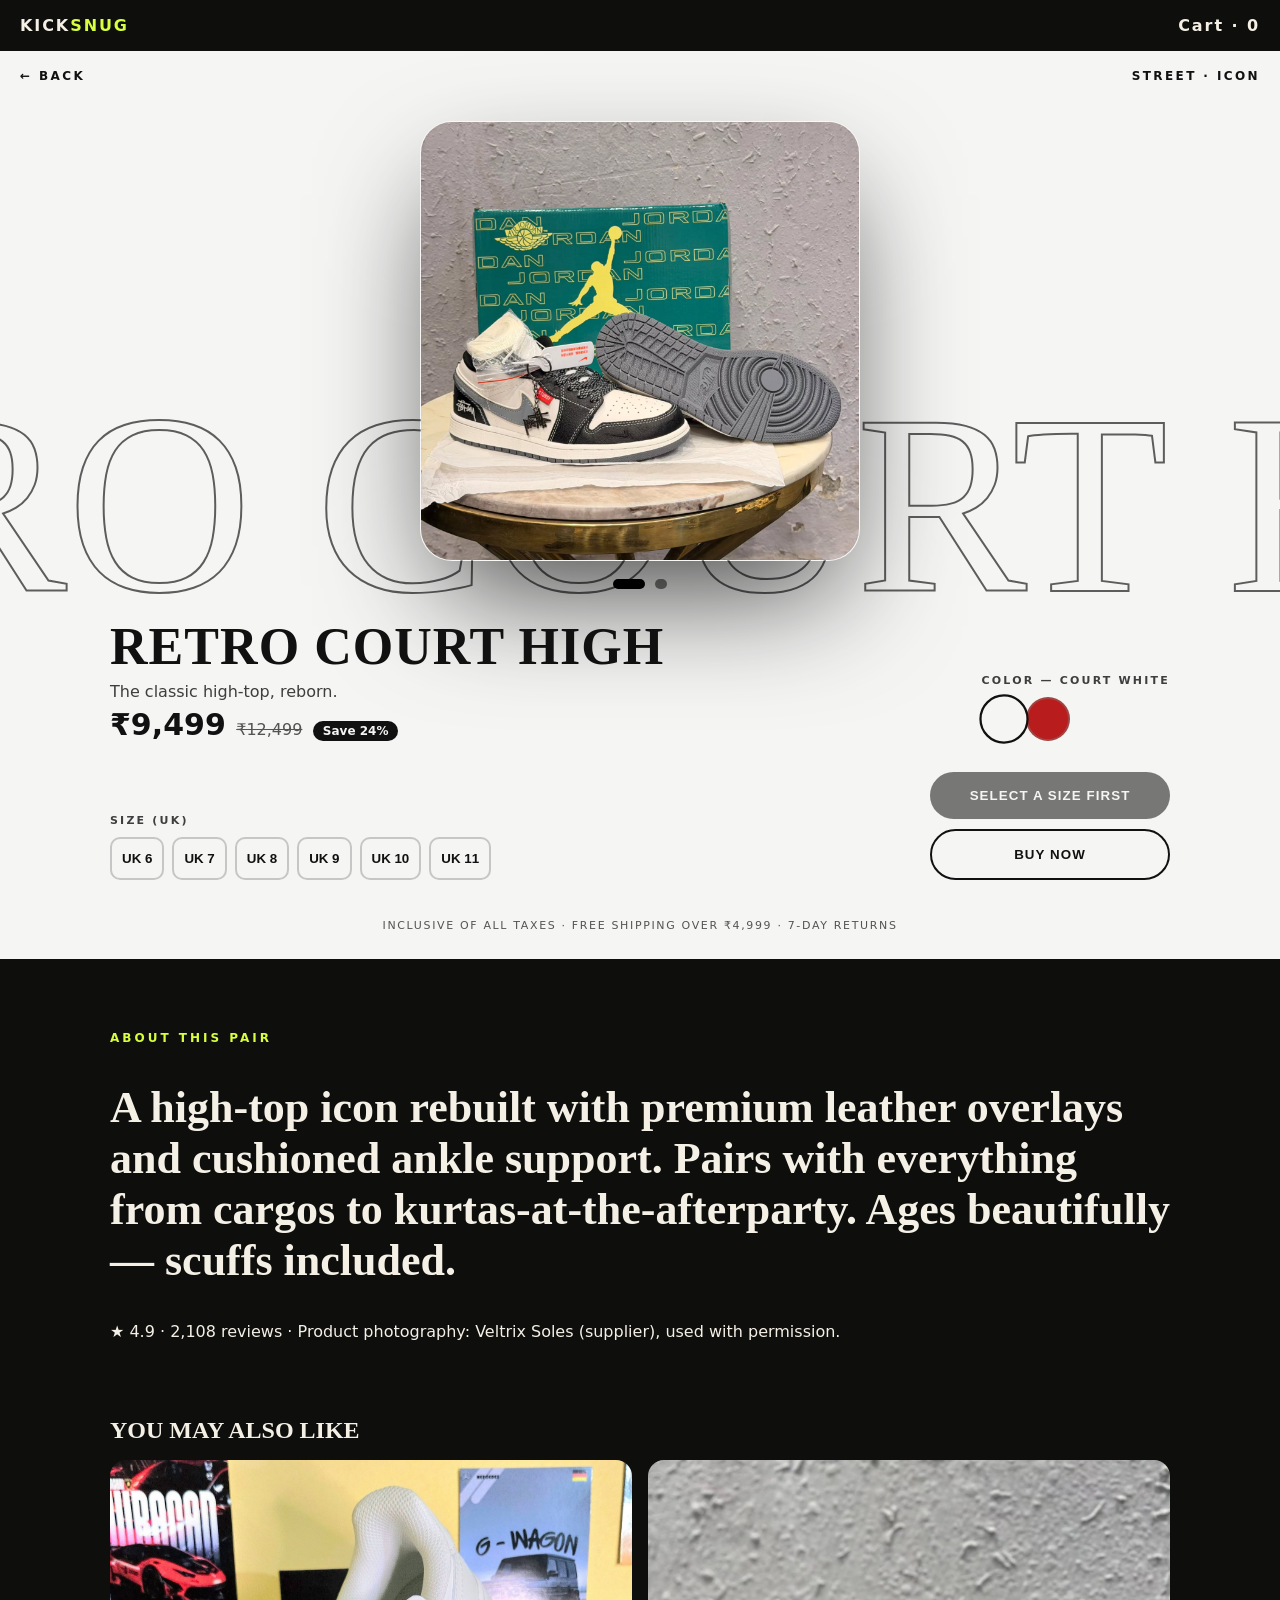
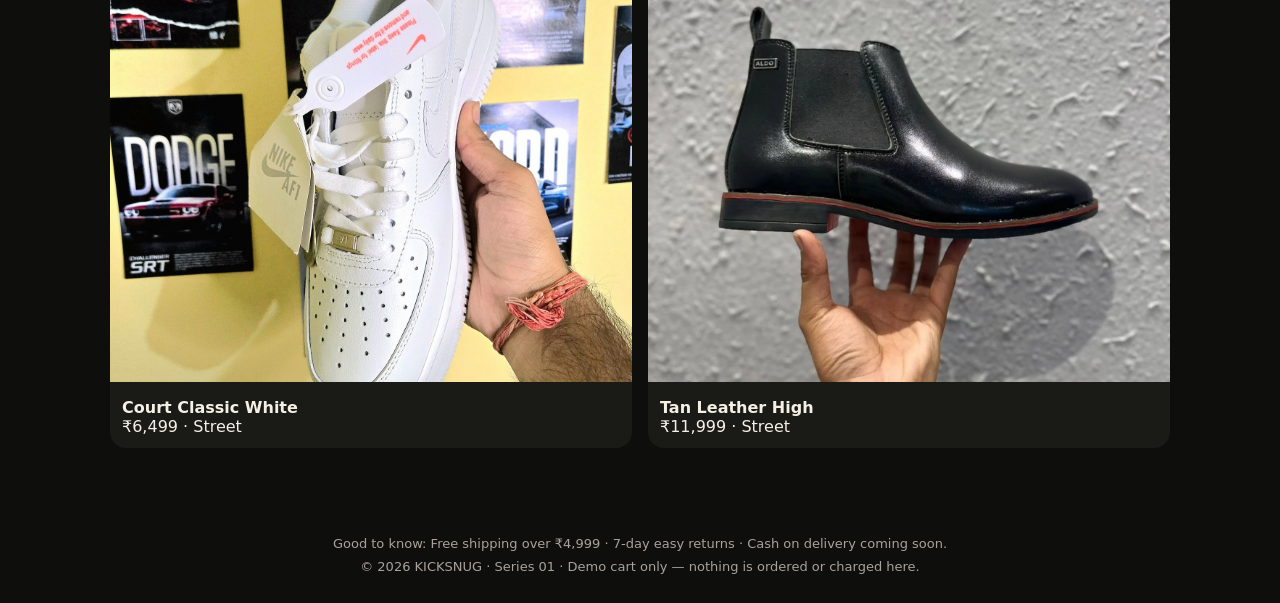
<file: products/retro-court-high.html>
<!DOCTYPE html><html lang="en"><head><meta charset="utf-8"><meta name="viewport" content="width=device-width,initial-scale=1">
<title>Retro Court High — KICKSNUG Series 01</title>
<style>
*{box-sizing:border-box}body{margin:0;font-family:system-ui,-apple-system,Segoe UI,Roboto,sans-serif;background:#0e0e0c;color:#f5f0e6}
:root{--field:#f5f5f4;--on:#111111}
header{display:flex;justify-content:space-between;align-items:center;padding:16px 20px;background:#0e0e0c;position:sticky;top:0;z-index:50}
header a{color:#f5f0e6;text-decoration:none;font-weight:800;letter-spacing:.12em}
header a b{color:#d7ff3e}
.hero{background:var(--field);color:var(--on);min-height:calc(100svh - 60px);position:relative;overflow:hidden;display:flex;flex-direction:column;transition:background .5s}
.toprow{display:flex;justify-content:space-between;padding:18px 20px;position:relative;z-index:20;font-size:12px;letter-spacing:.2em;text-transform:uppercase;font-weight:700}
.toprow a{color:inherit;text-decoration:none}
.mega{position:absolute;top:50%;left:50%;transform:translate(-50%,-50%);font-family:Georgia,serif;font-size:20vw;line-height:.9;white-space:nowrap;color:transparent;-webkit-text-stroke:2px rgba(0,0,0,0.62);text-transform:uppercase;z-index:1;user-select:none}
.stage{position:relative;z-index:2;display:flex;flex-direction:column;align-items:center;padding-top:20px}
.stage img{width:min(440px,80vw);aspect-ratio:1;object-fit:cover;border-radius:32px;box-shadow:0 50px 120px -24px rgba(0,0,0,.75);border:1px solid rgba(255,255,255,.25)}
.dots{display:flex;gap:10px;margin:18px 0}
.dots button{width:10px;height:10px;border-radius:99px;border:0;background:currentColor;opacity:.5;cursor:pointer}
.dots button.on{width:32px;opacity:1}
.strip{position:relative;z-index:20;max-width:1100px;margin:auto;width:100%;padding:10px 20px 28px;display:flex;flex-wrap:wrap;gap:30px;align-items:flex-end;justify-content:space-between}
.strip h1{font-family:Georgia,serif;font-size:clamp(32px,5vw,52px);margin:0;text-transform:uppercase;letter-spacing:.02em}
.strip p{opacity:.8;margin:6px 0}
.price{font-size:30px;font-weight:800} .price s{font-size:16px;opacity:.7;font-weight:400} .save{background:var(--on);color:var(--field);padding:3px 10px;border-radius:99px;font-size:12px;font-weight:800}
.lbl{font-size:11px;letter-spacing:.2em;text-transform:uppercase;font-weight:700;opacity:.8;margin-bottom:10px}
.dot{width:44px;height:44px;border-radius:99px;border:2px solid rgba(128,128,128,.4);cursor:pointer}
.dot.sel{transform:scale(1.12);border-color:var(--on)}
.sizes{display:flex;gap:8px;flex-wrap:wrap} .sizes button{min-width:48px;padding:12px 10px;border-radius:10px;border:2px solid rgba(128,128,128,.4);background:transparent;color:inherit;font-weight:700;cursor:pointer}
.sizes button.sel{background:var(--on);color:var(--field);border-color:var(--on)}
.cta{display:flex;flex-direction:column;gap:10px;min-width:240px} .cta button{padding:16px;border-radius:99px;border:0;font-weight:800;letter-spacing:.08em;text-transform:uppercase;cursor:pointer}
.cta .add{background:var(--on);color:var(--field)} .cta .buy{background:transparent;color:inherit;border:2px solid currentColor}
.cta button:disabled{opacity:.55}
.about{max-width:1100px;margin:auto;padding:60px 20px} .about h2{font-family:Georgia,serif;font-size:clamp(28px,4vw,44px)}
.relgrid{display:grid;grid-template-columns:repeat(auto-fit,minmax(200px,1fr));gap:16px;max-width:1100px;margin:0 auto 60px;padding:0 20px}
.rel{color:#f5f0e6;text-decoration:none;background:#1a1a17;border-radius:16px;overflow:hidden} .rel img{width:100%;aspect-ratio:1;object-fit:cover} .rel div{padding:12px}
footer{padding:24px 20px;text-align:center;color:#a8a29a;font-size:13px;line-height:1.8}
@media(max-width:700px){.mega{font-size:26vw}}
</style></head><body>
<header><a href="../index.html">KICK<b>SNUG</b></a><a href="../index.html" id="cartPill">Cart · <span id="cartCount">0</span></a></header>
<section class="hero" id="hero">
<div class="toprow"><a href="../index.html">← Back</a><span>STREET · ICON</span></div>
<div class="mega" aria-hidden="true">RETRO COURT HIGH</div>
<div class="stage"><img id="heroImg" src="../images/retro-court-high-1.jpg" alt="Retro Court High">
<div class="dots"><button class="on" onclick="showPhoto(0,this)"></button><button onclick="showPhoto(1,this)"></button></div></div>
<div class="strip"><div><h1>Retro Court High</h1><p>The classic high-top, reborn.</p>
<div class="price">₹9,499 <s>₹12,499</s> <span class="save">Save 24%</span></div></div>
<div><div class="lbl">Color — <span id="colorName">Court White</span></div><div><button class="dot" data-hex="#f5f5f4" data-name="Court White" style="background:#f5f5f4" aria-label="Court White"></button><button class="dot" data-hex="#b91c1c" data-name="Varsity Red" style="background:#b91c1c" aria-label="Varsity Red"></button></div></div>
<div><div class="lbl">Size (UK) <span id="sizeErr" style="display:none">— pick a size</span></div><div class="sizes" id="sizes"><button onclick="pickSize(6,this)">UK 6</button><button onclick="pickSize(7,this)">UK 7</button><button onclick="pickSize(8,this)">UK 8</button><button onclick="pickSize(9,this)">UK 9</button><button onclick="pickSize(10,this)">UK 10</button><button onclick="pickSize(11,this)">UK 11</button></div></div>
<div class="cta"><button class="add" id="addBtn" disabled onclick="addToBag()">Select a size first</button><button class="buy" onclick="buyNow()">Buy now</button></div></div>
<p style="text-align:center;font-size:11px;letter-spacing:.15em;text-transform:uppercase;opacity:.7;padding-bottom:16px">Inclusive of all taxes · Free shipping over ₹4,999 · 7-day returns</p>
</section>
<section class="about"><p style="letter-spacing:.25em;font-size:12px;color:#d7ff3e;font-weight:700">ABOUT THIS PAIR</p><h2>A high-top icon rebuilt with premium leather overlays and cushioned ankle support. Pairs with everything from cargos to kurtas-at-the-afterparty. Ages beautifully — scuffs included.</h2><p>★ 4.9 · 2,108 reviews · Product photography: Veltrix Soles (supplier), used with permission.</p></section>
<h2 style="max-width:1100px;margin:0 auto 16px;padding:0 20px;font-family:Georgia,serif">YOU MAY ALSO LIKE</h2><div class="relgrid"><a class="rel" href="court-classic-white.html"><img src="../images/court-classic-white-1.jpg" alt="Court Classic White"><div><strong>Court Classic White</strong><br><span>₹6,499 · Street</span></div></a><a class="rel" href="tan-leather-high.html"><img src="../images/tan-leather-high-1.jpg" alt="Tan Leather High"><div><strong>Tan Leather High</strong><br><span>₹11,999 · Street</span></div></a></div>
<footer>Good to know: Free shipping over ₹4,999 · 7-day easy returns · Cash on delivery coming soon.<br>© 2026 KICKSNUG · Series 01 · Demo cart only — nothing is ordered or charged here.</footer>
<script>
let sel=null; const imgs=["../images/retro-court-high-1.jpg","../images/retro-court-high-2.jpg"];
function showPhoto(i,el){document.getElementById("heroImg").src=imgs[i];document.querySelectorAll(".dots button").forEach(b=>b.classList.remove("on"));el.classList.add("on");}
function pickSize(s,el){sel=s;document.querySelectorAll(".sizes button").forEach(b=>b.classList.remove("sel"));el.classList.add("sel");document.getElementById("sizeErr").style.display="none";const a=document.getElementById("addBtn");a.disabled=false;a.textContent="Add to cart";}
function addToBag(){if(sel===null){document.getElementById("sizeErr").style.display="inline";return;}let c=JSON.parse(localStorage.getItem("kicksnug-cart")||"[]");c.push({id:"retro-court-high",name:"Retro Court High",size:sel,price:9499});localStorage.setItem("kicksnug-cart",JSON.stringify(c));updateCart();document.getElementById("addBtn").textContent="Added to bag ✓";}
function buyNow(){if(sel===null){document.getElementById("sizeErr").style.display="inline";return;}addToBag();alert("Checkout — coming soon. Your pair is in the bag.");}
function updateCart(){document.getElementById("cartCount").textContent=(JSON.parse(localStorage.getItem("kicksnug-cart")||"[]")).length;}
document.querySelectorAll(".dot").forEach(d=>{d.onclick=()=>{document.querySelectorAll(".dot").forEach(x=>x.classList.remove("sel"));d.classList.add("sel");document.getElementById("hero").style.background=d.dataset.hex;document.getElementById("colorName").textContent=d.dataset.name;};});
const first=document.querySelector(".dot"); if(first) first.classList.add("sel"); updateCart();
</script></body></html>
</file>
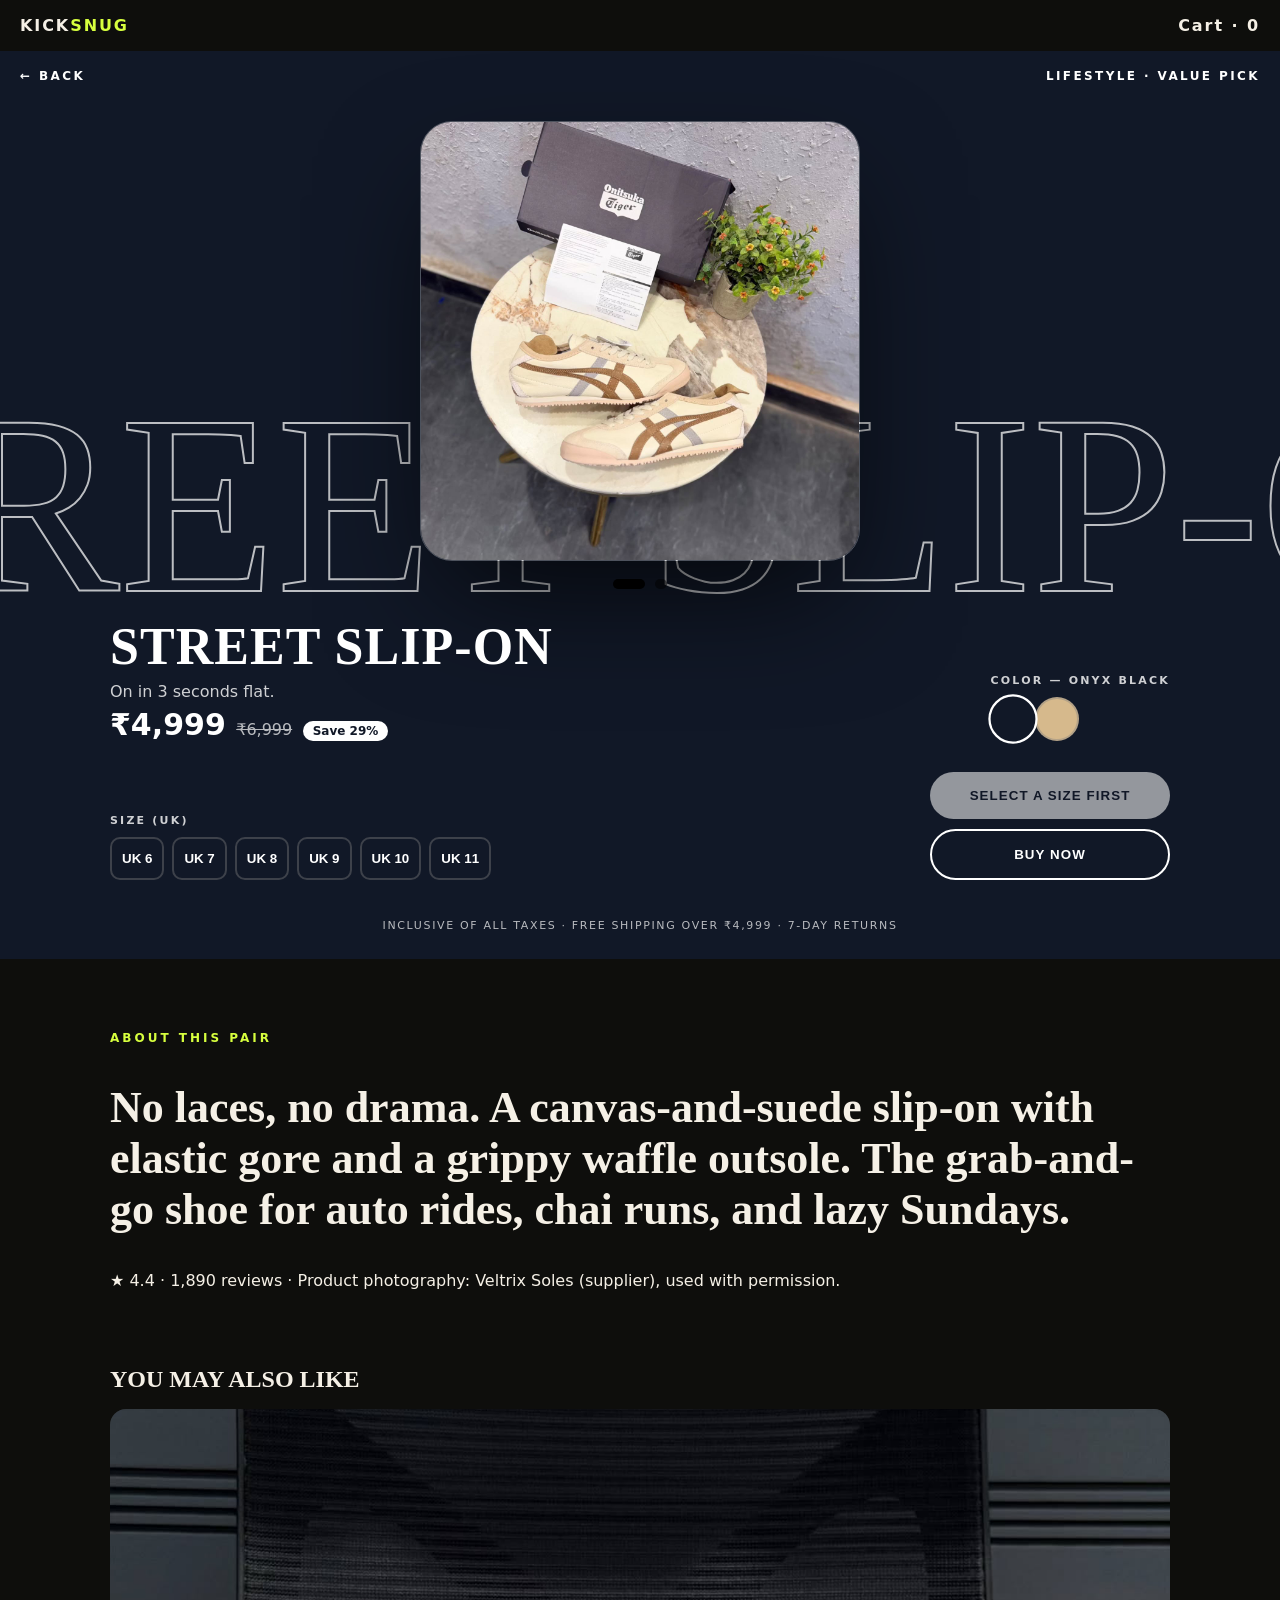
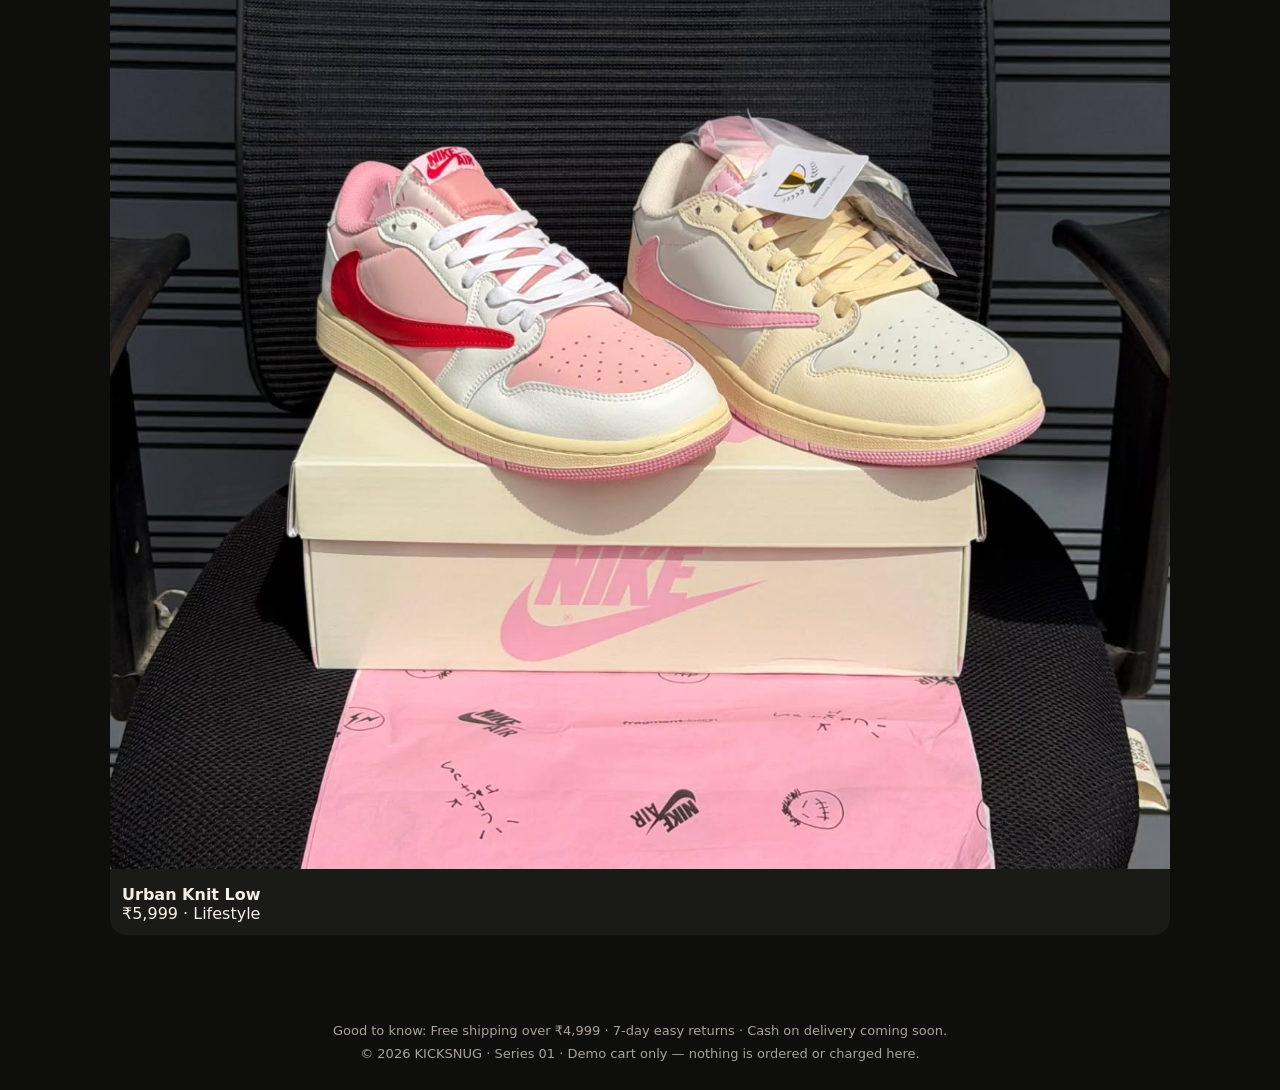
<file: products/street-slip-on.html>
<!DOCTYPE html><html lang="en"><head><meta charset="utf-8"><meta name="viewport" content="width=device-width,initial-scale=1">
<title>Street Slip-On — KICKSNUG Series 01</title>
<style>
*{box-sizing:border-box}body{margin:0;font-family:system-ui,-apple-system,Segoe UI,Roboto,sans-serif;background:#0e0e0c;color:#f5f0e6}
:root{--field:#111827;--on:#ffffff}
header{display:flex;justify-content:space-between;align-items:center;padding:16px 20px;background:#0e0e0c;position:sticky;top:0;z-index:50}
header a{color:#f5f0e6;text-decoration:none;font-weight:800;letter-spacing:.12em}
header a b{color:#d7ff3e}
.hero{background:var(--field);color:var(--on);min-height:calc(100svh - 60px);position:relative;overflow:hidden;display:flex;flex-direction:column;transition:background .5s}
.toprow{display:flex;justify-content:space-between;padding:18px 20px;position:relative;z-index:20;font-size:12px;letter-spacing:.2em;text-transform:uppercase;font-weight:700}
.toprow a{color:inherit;text-decoration:none}
.mega{position:absolute;top:50%;left:50%;transform:translate(-50%,-50%);font-family:Georgia,serif;font-size:20vw;line-height:.9;white-space:nowrap;color:transparent;-webkit-text-stroke:2px rgba(255,255,255,0.72);text-transform:uppercase;z-index:1;user-select:none}
.stage{position:relative;z-index:2;display:flex;flex-direction:column;align-items:center;padding-top:20px}
.stage img{width:min(440px,80vw);aspect-ratio:1;object-fit:cover;border-radius:32px;box-shadow:0 50px 120px -24px rgba(0,0,0,.75);border:1px solid rgba(255,255,255,.25)}
.dots{display:flex;gap:10px;margin:18px 0}
.dots button{width:10px;height:10px;border-radius:99px;border:0;background:currentColor;opacity:.5;cursor:pointer}
.dots button.on{width:32px;opacity:1}
.strip{position:relative;z-index:20;max-width:1100px;margin:auto;width:100%;padding:10px 20px 28px;display:flex;flex-wrap:wrap;gap:30px;align-items:flex-end;justify-content:space-between}
.strip h1{font-family:Georgia,serif;font-size:clamp(32px,5vw,52px);margin:0;text-transform:uppercase;letter-spacing:.02em}
.strip p{opacity:.8;margin:6px 0}
.price{font-size:30px;font-weight:800} .price s{font-size:16px;opacity:.7;font-weight:400} .save{background:var(--on);color:var(--field);padding:3px 10px;border-radius:99px;font-size:12px;font-weight:800}
.lbl{font-size:11px;letter-spacing:.2em;text-transform:uppercase;font-weight:700;opacity:.8;margin-bottom:10px}
.dot{width:44px;height:44px;border-radius:99px;border:2px solid rgba(128,128,128,.4);cursor:pointer}
.dot.sel{transform:scale(1.12);border-color:var(--on)}
.sizes{display:flex;gap:8px;flex-wrap:wrap} .sizes button{min-width:48px;padding:12px 10px;border-radius:10px;border:2px solid rgba(128,128,128,.4);background:transparent;color:inherit;font-weight:700;cursor:pointer}
.sizes button.sel{background:var(--on);color:var(--field);border-color:var(--on)}
.cta{display:flex;flex-direction:column;gap:10px;min-width:240px} .cta button{padding:16px;border-radius:99px;border:0;font-weight:800;letter-spacing:.08em;text-transform:uppercase;cursor:pointer}
.cta .add{background:var(--on);color:var(--field)} .cta .buy{background:transparent;color:inherit;border:2px solid currentColor}
.cta button:disabled{opacity:.55}
.about{max-width:1100px;margin:auto;padding:60px 20px} .about h2{font-family:Georgia,serif;font-size:clamp(28px,4vw,44px)}
.relgrid{display:grid;grid-template-columns:repeat(auto-fit,minmax(200px,1fr));gap:16px;max-width:1100px;margin:0 auto 60px;padding:0 20px}
.rel{color:#f5f0e6;text-decoration:none;background:#1a1a17;border-radius:16px;overflow:hidden} .rel img{width:100%;aspect-ratio:1;object-fit:cover} .rel div{padding:12px}
footer{padding:24px 20px;text-align:center;color:#a8a29a;font-size:13px;line-height:1.8}
@media(max-width:700px){.mega{font-size:26vw}}
</style></head><body>
<header><a href="../index.html">KICK<b>SNUG</b></a><a href="../index.html" id="cartPill">Cart · <span id="cartCount">0</span></a></header>
<section class="hero" id="hero">
<div class="toprow"><a href="../index.html">← Back</a><span>LIFESTYLE · VALUE PICK</span></div>
<div class="mega" aria-hidden="true">STREET SLIP-ON</div>
<div class="stage"><img id="heroImg" src="../images/street-slip-on-1.jpg" alt="Street Slip-On">
<div class="dots"><button class="on" onclick="showPhoto(0,this)"></button><button onclick="showPhoto(1,this)"></button></div></div>
<div class="strip"><div><h1>Street Slip-On</h1><p>On in 3 seconds flat.</p>
<div class="price">₹4,999 <s>₹6,999</s> <span class="save">Save 29%</span></div></div>
<div><div class="lbl">Color — <span id="colorName">Onyx Black</span></div><div><button class="dot" data-hex="#111827" data-name="Onyx Black" style="background:#111827" aria-label="Onyx Black"></button><button class="dot" data-hex="#d6b98c" data-name="Sand" style="background:#d6b98c" aria-label="Sand"></button></div></div>
<div><div class="lbl">Size (UK) <span id="sizeErr" style="display:none">— pick a size</span></div><div class="sizes" id="sizes"><button onclick="pickSize(6,this)">UK 6</button><button onclick="pickSize(7,this)">UK 7</button><button onclick="pickSize(8,this)">UK 8</button><button onclick="pickSize(9,this)">UK 9</button><button onclick="pickSize(10,this)">UK 10</button><button onclick="pickSize(11,this)">UK 11</button></div></div>
<div class="cta"><button class="add" id="addBtn" disabled onclick="addToBag()">Select a size first</button><button class="buy" onclick="buyNow()">Buy now</button></div></div>
<p style="text-align:center;font-size:11px;letter-spacing:.15em;text-transform:uppercase;opacity:.7;padding-bottom:16px">Inclusive of all taxes · Free shipping over ₹4,999 · 7-day returns</p>
</section>
<section class="about"><p style="letter-spacing:.25em;font-size:12px;color:#d7ff3e;font-weight:700">ABOUT THIS PAIR</p><h2>No laces, no drama. A canvas-and-suede slip-on with elastic gore and a grippy waffle outsole. The grab-and-go shoe for auto rides, chai runs, and lazy Sundays.</h2><p>★ 4.4 · 1,890 reviews · Product photography: Veltrix Soles (supplier), used with permission.</p></section>
<h2 style="max-width:1100px;margin:0 auto 16px;padding:0 20px;font-family:Georgia,serif">YOU MAY ALSO LIKE</h2><div class="relgrid"><a class="rel" href="urban-knit-low.html"><img src="../images/urban-knit-low-1.jpg" alt="Urban Knit Low"><div><strong>Urban Knit Low</strong><br><span>₹5,999 · Lifestyle</span></div></a></div>
<footer>Good to know: Free shipping over ₹4,999 · 7-day easy returns · Cash on delivery coming soon.<br>© 2026 KICKSNUG · Series 01 · Demo cart only — nothing is ordered or charged here.</footer>
<script>
let sel=null; const imgs=["../images/street-slip-on-1.jpg","../images/street-slip-on-2.jpg"];
function showPhoto(i,el){document.getElementById("heroImg").src=imgs[i];document.querySelectorAll(".dots button").forEach(b=>b.classList.remove("on"));el.classList.add("on");}
function pickSize(s,el){sel=s;document.querySelectorAll(".sizes button").forEach(b=>b.classList.remove("sel"));el.classList.add("sel");document.getElementById("sizeErr").style.display="none";const a=document.getElementById("addBtn");a.disabled=false;a.textContent="Add to cart";}
function addToBag(){if(sel===null){document.getElementById("sizeErr").style.display="inline";return;}let c=JSON.parse(localStorage.getItem("kicksnug-cart")||"[]");c.push({id:"street-slip-on",name:"Street Slip-On",size:sel,price:4999});localStorage.setItem("kicksnug-cart",JSON.stringify(c));updateCart();document.getElementById("addBtn").textContent="Added to bag ✓";}
function buyNow(){if(sel===null){document.getElementById("sizeErr").style.display="inline";return;}addToBag();alert("Checkout — coming soon. Your pair is in the bag.");}
function updateCart(){document.getElementById("cartCount").textContent=(JSON.parse(localStorage.getItem("kicksnug-cart")||"[]")).length;}
document.querySelectorAll(".dot").forEach(d=>{d.onclick=()=>{document.querySelectorAll(".dot").forEach(x=>x.classList.remove("sel"));d.classList.add("sel");document.getElementById("hero").style.background=d.dataset.hex;document.getElementById("colorName").textContent=d.dataset.name;};});
const first=document.querySelector(".dot"); if(first) first.classList.add("sel"); updateCart();
</script></body></html>
</file>
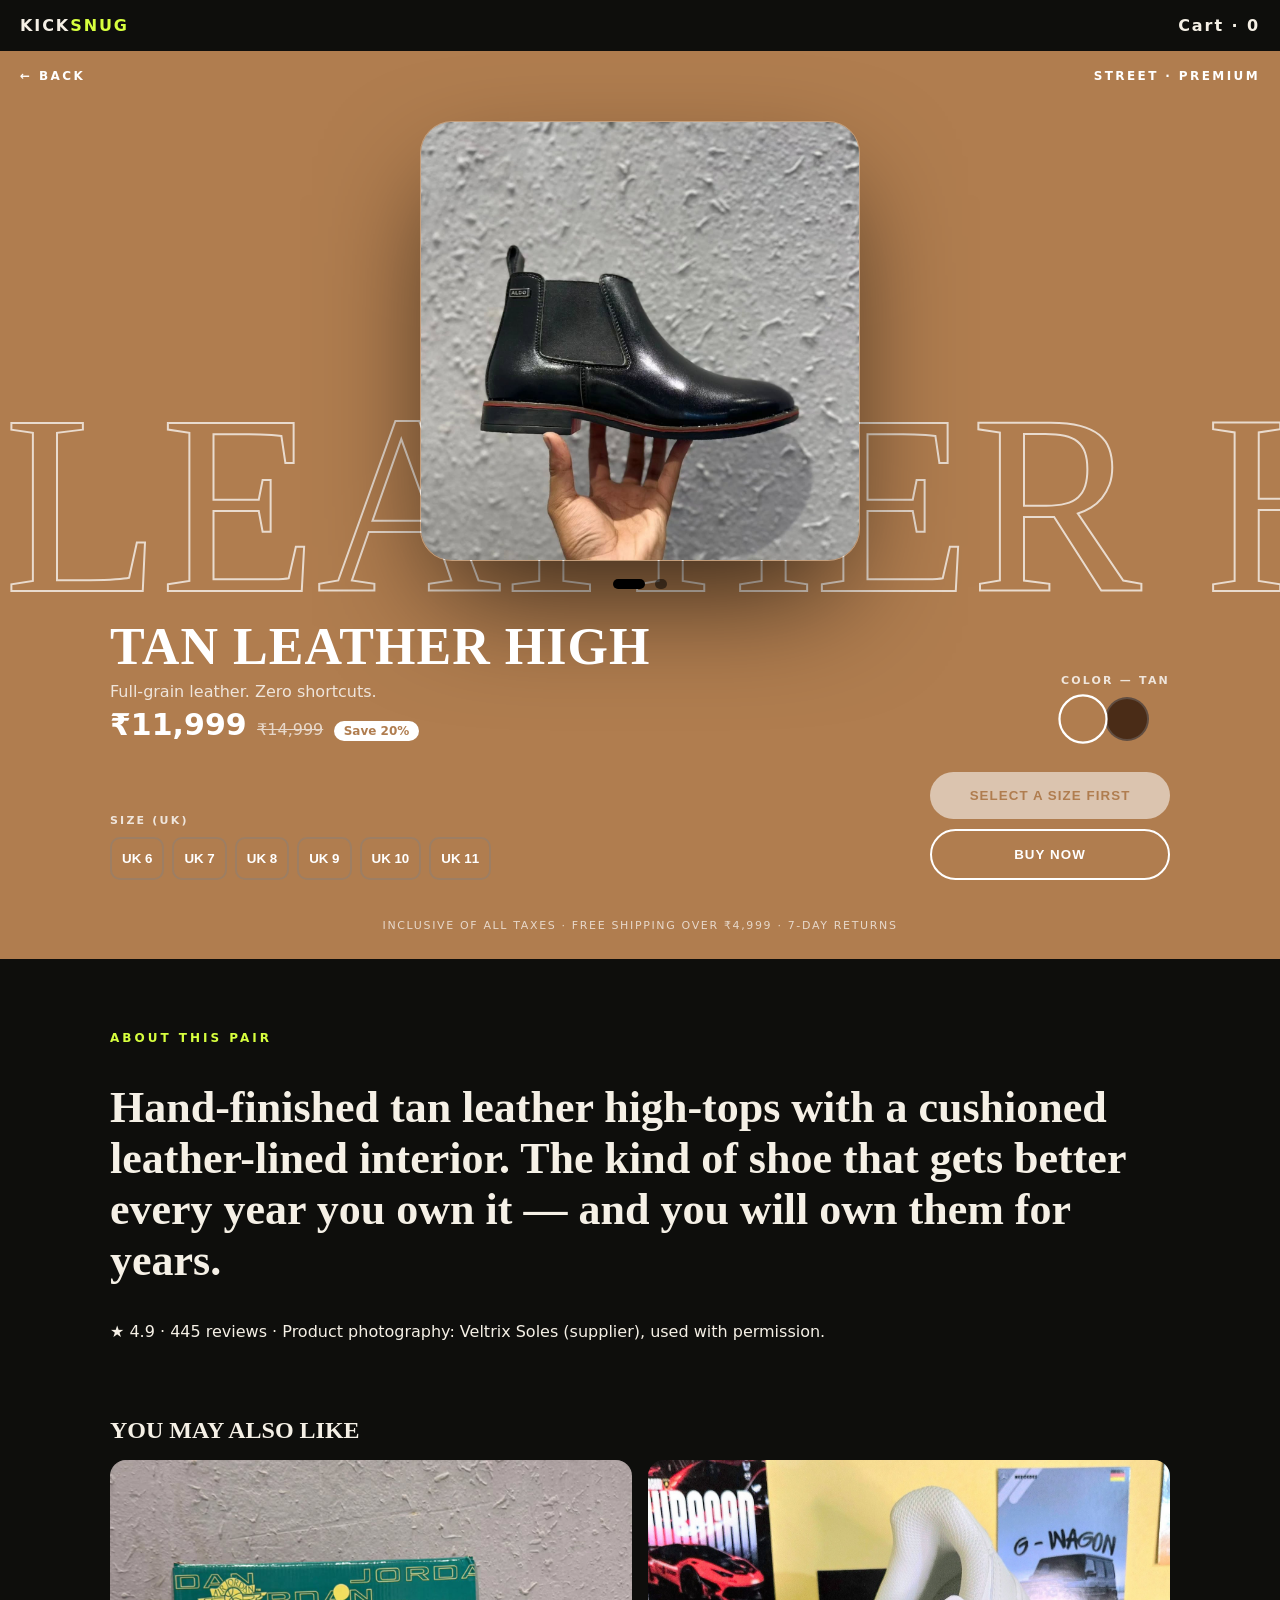
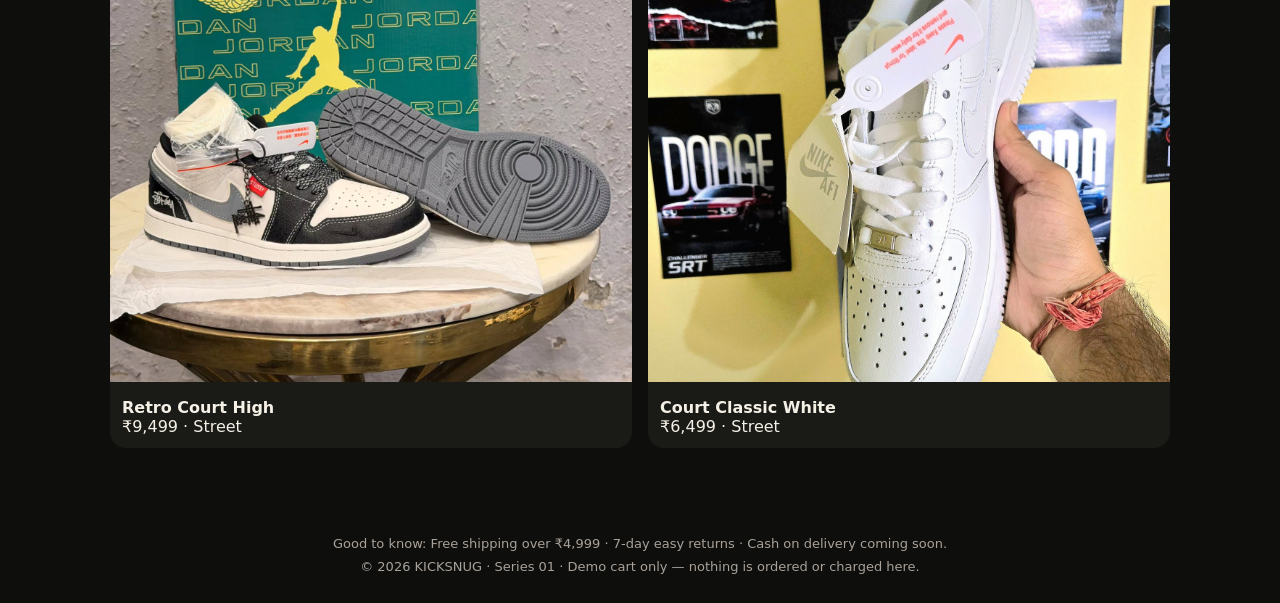
<file: products/tan-leather-high.html>
<!DOCTYPE html><html lang="en"><head><meta charset="utf-8"><meta name="viewport" content="width=device-width,initial-scale=1">
<title>Tan Leather High — KICKSNUG Series 01</title>
<style>
*{box-sizing:border-box}body{margin:0;font-family:system-ui,-apple-system,Segoe UI,Roboto,sans-serif;background:#0e0e0c;color:#f5f0e6}
:root{--field:#b07d4f;--on:#ffffff}
header{display:flex;justify-content:space-between;align-items:center;padding:16px 20px;background:#0e0e0c;position:sticky;top:0;z-index:50}
header a{color:#f5f0e6;text-decoration:none;font-weight:800;letter-spacing:.12em}
header a b{color:#d7ff3e}
.hero{background:var(--field);color:var(--on);min-height:calc(100svh - 60px);position:relative;overflow:hidden;display:flex;flex-direction:column;transition:background .5s}
.toprow{display:flex;justify-content:space-between;padding:18px 20px;position:relative;z-index:20;font-size:12px;letter-spacing:.2em;text-transform:uppercase;font-weight:700}
.toprow a{color:inherit;text-decoration:none}
.mega{position:absolute;top:50%;left:50%;transform:translate(-50%,-50%);font-family:Georgia,serif;font-size:20vw;line-height:.9;white-space:nowrap;color:transparent;-webkit-text-stroke:2px rgba(255,255,255,0.72);text-transform:uppercase;z-index:1;user-select:none}
.stage{position:relative;z-index:2;display:flex;flex-direction:column;align-items:center;padding-top:20px}
.stage img{width:min(440px,80vw);aspect-ratio:1;object-fit:cover;border-radius:32px;box-shadow:0 50px 120px -24px rgba(0,0,0,.75);border:1px solid rgba(255,255,255,.25)}
.dots{display:flex;gap:10px;margin:18px 0}
.dots button{width:10px;height:10px;border-radius:99px;border:0;background:currentColor;opacity:.5;cursor:pointer}
.dots button.on{width:32px;opacity:1}
.strip{position:relative;z-index:20;max-width:1100px;margin:auto;width:100%;padding:10px 20px 28px;display:flex;flex-wrap:wrap;gap:30px;align-items:flex-end;justify-content:space-between}
.strip h1{font-family:Georgia,serif;font-size:clamp(32px,5vw,52px);margin:0;text-transform:uppercase;letter-spacing:.02em}
.strip p{opacity:.8;margin:6px 0}
.price{font-size:30px;font-weight:800} .price s{font-size:16px;opacity:.7;font-weight:400} .save{background:var(--on);color:var(--field);padding:3px 10px;border-radius:99px;font-size:12px;font-weight:800}
.lbl{font-size:11px;letter-spacing:.2em;text-transform:uppercase;font-weight:700;opacity:.8;margin-bottom:10px}
.dot{width:44px;height:44px;border-radius:99px;border:2px solid rgba(128,128,128,.4);cursor:pointer}
.dot.sel{transform:scale(1.12);border-color:var(--on)}
.sizes{display:flex;gap:8px;flex-wrap:wrap} .sizes button{min-width:48px;padding:12px 10px;border-radius:10px;border:2px solid rgba(128,128,128,.4);background:transparent;color:inherit;font-weight:700;cursor:pointer}
.sizes button.sel{background:var(--on);color:var(--field);border-color:var(--on)}
.cta{display:flex;flex-direction:column;gap:10px;min-width:240px} .cta button{padding:16px;border-radius:99px;border:0;font-weight:800;letter-spacing:.08em;text-transform:uppercase;cursor:pointer}
.cta .add{background:var(--on);color:var(--field)} .cta .buy{background:transparent;color:inherit;border:2px solid currentColor}
.cta button:disabled{opacity:.55}
.about{max-width:1100px;margin:auto;padding:60px 20px} .about h2{font-family:Georgia,serif;font-size:clamp(28px,4vw,44px)}
.relgrid{display:grid;grid-template-columns:repeat(auto-fit,minmax(200px,1fr));gap:16px;max-width:1100px;margin:0 auto 60px;padding:0 20px}
.rel{color:#f5f0e6;text-decoration:none;background:#1a1a17;border-radius:16px;overflow:hidden} .rel img{width:100%;aspect-ratio:1;object-fit:cover} .rel div{padding:12px}
footer{padding:24px 20px;text-align:center;color:#a8a29a;font-size:13px;line-height:1.8}
@media(max-width:700px){.mega{font-size:26vw}}
</style></head><body>
<header><a href="../index.html">KICK<b>SNUG</b></a><a href="../index.html" id="cartPill">Cart · <span id="cartCount">0</span></a></header>
<section class="hero" id="hero">
<div class="toprow"><a href="../index.html">← Back</a><span>STREET · PREMIUM</span></div>
<div class="mega" aria-hidden="true">TAN LEATHER HIGH</div>
<div class="stage"><img id="heroImg" src="../images/tan-leather-high-1.jpg" alt="Tan Leather High">
<div class="dots"><button class="on" onclick="showPhoto(0,this)"></button><button onclick="showPhoto(1,this)"></button></div></div>
<div class="strip"><div><h1>Tan Leather High</h1><p>Full-grain leather. Zero shortcuts.</p>
<div class="price">₹11,999 <s>₹14,999</s> <span class="save">Save 20%</span></div></div>
<div><div class="lbl">Color — <span id="colorName">Tan</span></div><div><button class="dot" data-hex="#b07d4f" data-name="Tan" style="background:#b07d4f" aria-label="Tan"></button><button class="dot" data-hex="#4a2c17" data-name="Espresso" style="background:#4a2c17" aria-label="Espresso"></button></div></div>
<div><div class="lbl">Size (UK) <span id="sizeErr" style="display:none">— pick a size</span></div><div class="sizes" id="sizes"><button onclick="pickSize(6,this)">UK 6</button><button onclick="pickSize(7,this)">UK 7</button><button onclick="pickSize(8,this)">UK 8</button><button onclick="pickSize(9,this)">UK 9</button><button onclick="pickSize(10,this)">UK 10</button><button onclick="pickSize(11,this)">UK 11</button></div></div>
<div class="cta"><button class="add" id="addBtn" disabled onclick="addToBag()">Select a size first</button><button class="buy" onclick="buyNow()">Buy now</button></div></div>
<p style="text-align:center;font-size:11px;letter-spacing:.15em;text-transform:uppercase;opacity:.7;padding-bottom:16px">Inclusive of all taxes · Free shipping over ₹4,999 · 7-day returns</p>
</section>
<section class="about"><p style="letter-spacing:.25em;font-size:12px;color:#d7ff3e;font-weight:700">ABOUT THIS PAIR</p><h2>Hand-finished tan leather high-tops with a cushioned leather-lined interior. The kind of shoe that gets better every year you own it — and you will own them for years.</h2><p>★ 4.9 · 445 reviews · Product photography: Veltrix Soles (supplier), used with permission.</p></section>
<h2 style="max-width:1100px;margin:0 auto 16px;padding:0 20px;font-family:Georgia,serif">YOU MAY ALSO LIKE</h2><div class="relgrid"><a class="rel" href="retro-court-high.html"><img src="../images/retro-court-high-1.jpg" alt="Retro Court High"><div><strong>Retro Court High</strong><br><span>₹9,499 · Street</span></div></a><a class="rel" href="court-classic-white.html"><img src="../images/court-classic-white-1.jpg" alt="Court Classic White"><div><strong>Court Classic White</strong><br><span>₹6,499 · Street</span></div></a></div>
<footer>Good to know: Free shipping over ₹4,999 · 7-day easy returns · Cash on delivery coming soon.<br>© 2026 KICKSNUG · Series 01 · Demo cart only — nothing is ordered or charged here.</footer>
<script>
let sel=null; const imgs=["../images/tan-leather-high-1.jpg","../images/tan-leather-high-2.jpg"];
function showPhoto(i,el){document.getElementById("heroImg").src=imgs[i];document.querySelectorAll(".dots button").forEach(b=>b.classList.remove("on"));el.classList.add("on");}
function pickSize(s,el){sel=s;document.querySelectorAll(".sizes button").forEach(b=>b.classList.remove("sel"));el.classList.add("sel");document.getElementById("sizeErr").style.display="none";const a=document.getElementById("addBtn");a.disabled=false;a.textContent="Add to cart";}
function addToBag(){if(sel===null){document.getElementById("sizeErr").style.display="inline";return;}let c=JSON.parse(localStorage.getItem("kicksnug-cart")||"[]");c.push({id:"tan-leather-high",name:"Tan Leather High",size:sel,price:11999});localStorage.setItem("kicksnug-cart",JSON.stringify(c));updateCart();document.getElementById("addBtn").textContent="Added to bag ✓";}
function buyNow(){if(sel===null){document.getElementById("sizeErr").style.display="inline";return;}addToBag();alert("Checkout — coming soon. Your pair is in the bag.");}
function updateCart(){document.getElementById("cartCount").textContent=(JSON.parse(localStorage.getItem("kicksnug-cart")||"[]")).length;}
document.querySelectorAll(".dot").forEach(d=>{d.onclick=()=>{document.querySelectorAll(".dot").forEach(x=>x.classList.remove("sel"));d.classList.add("sel");document.getElementById("hero").style.background=d.dataset.hex;document.getElementById("colorName").textContent=d.dataset.name;};});
const first=document.querySelector(".dot"); if(first) first.classList.add("sel"); updateCart();
</script></body></html>
</file>
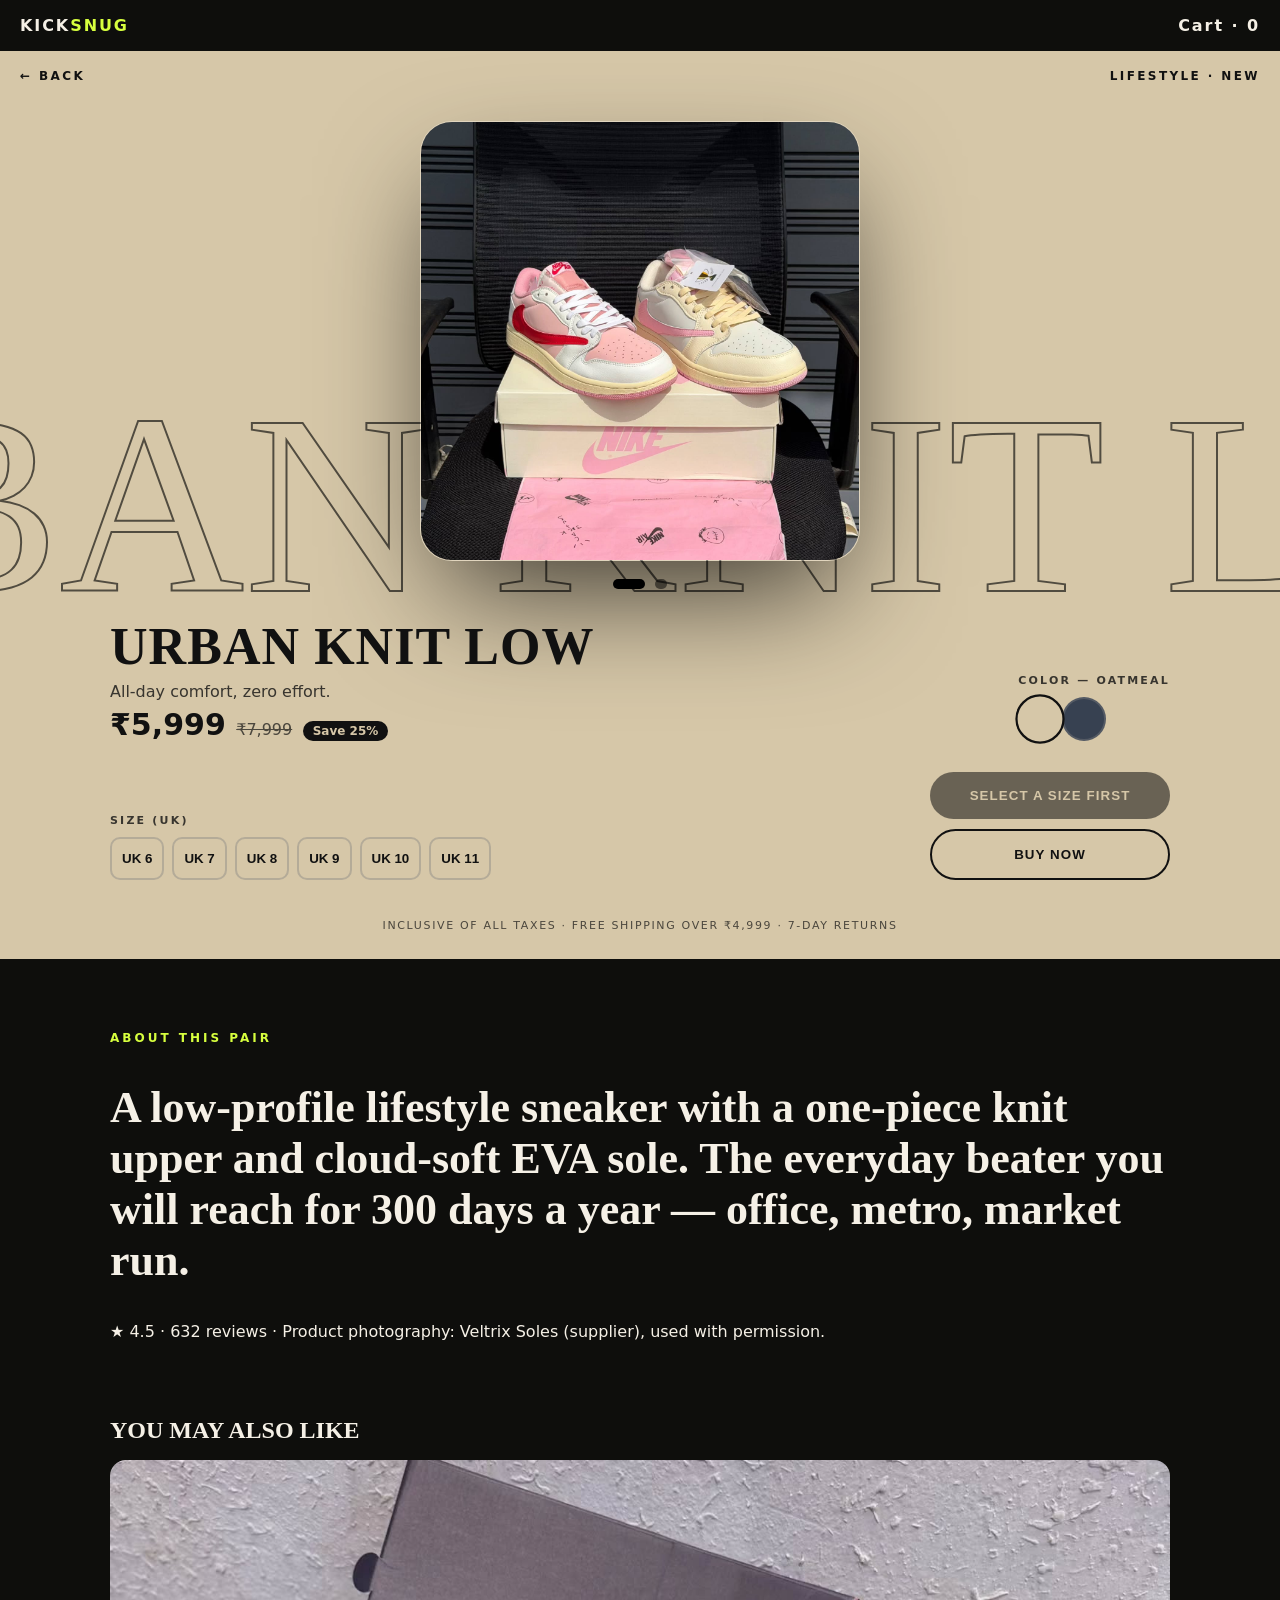
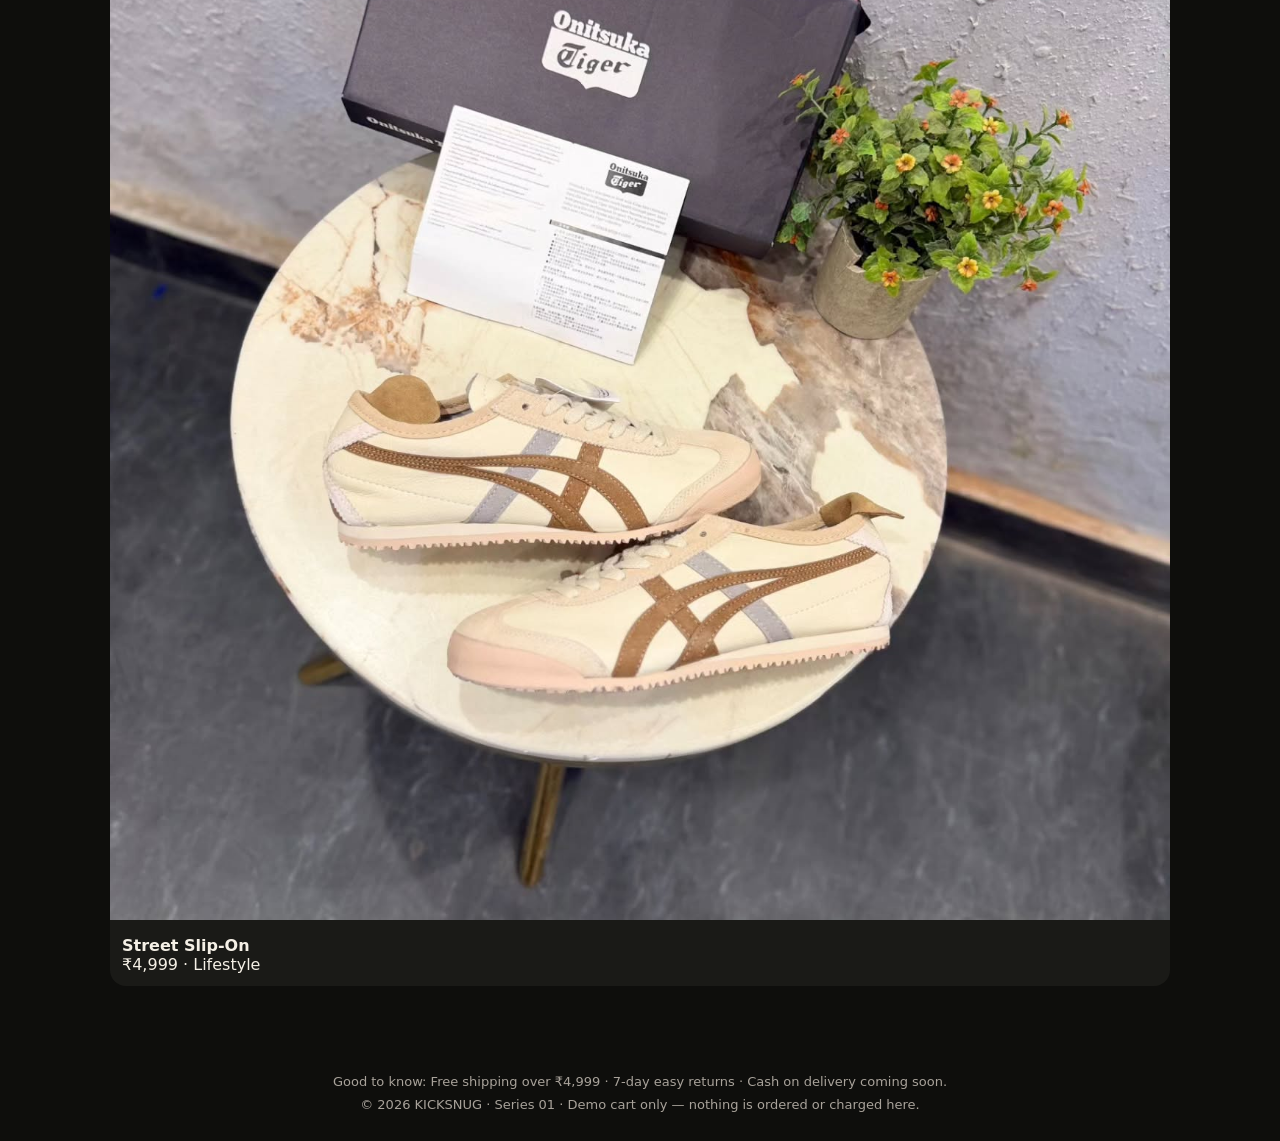
<file: products/urban-knit-low.html>
<!DOCTYPE html><html lang="en"><head><meta charset="utf-8"><meta name="viewport" content="width=device-width,initial-scale=1">
<title>Urban Knit Low — KICKSNUG Series 01</title>
<style>
*{box-sizing:border-box}body{margin:0;font-family:system-ui,-apple-system,Segoe UI,Roboto,sans-serif;background:#0e0e0c;color:#f5f0e6}
:root{--field:#d6c7a8;--on:#111111}
header{display:flex;justify-content:space-between;align-items:center;padding:16px 20px;background:#0e0e0c;position:sticky;top:0;z-index:50}
header a{color:#f5f0e6;text-decoration:none;font-weight:800;letter-spacing:.12em}
header a b{color:#d7ff3e}
.hero{background:var(--field);color:var(--on);min-height:calc(100svh - 60px);position:relative;overflow:hidden;display:flex;flex-direction:column;transition:background .5s}
.toprow{display:flex;justify-content:space-between;padding:18px 20px;position:relative;z-index:20;font-size:12px;letter-spacing:.2em;text-transform:uppercase;font-weight:700}
.toprow a{color:inherit;text-decoration:none}
.mega{position:absolute;top:50%;left:50%;transform:translate(-50%,-50%);font-family:Georgia,serif;font-size:20vw;line-height:.9;white-space:nowrap;color:transparent;-webkit-text-stroke:2px rgba(0,0,0,0.62);text-transform:uppercase;z-index:1;user-select:none}
.stage{position:relative;z-index:2;display:flex;flex-direction:column;align-items:center;padding-top:20px}
.stage img{width:min(440px,80vw);aspect-ratio:1;object-fit:cover;border-radius:32px;box-shadow:0 50px 120px -24px rgba(0,0,0,.75);border:1px solid rgba(255,255,255,.25)}
.dots{display:flex;gap:10px;margin:18px 0}
.dots button{width:10px;height:10px;border-radius:99px;border:0;background:currentColor;opacity:.5;cursor:pointer}
.dots button.on{width:32px;opacity:1}
.strip{position:relative;z-index:20;max-width:1100px;margin:auto;width:100%;padding:10px 20px 28px;display:flex;flex-wrap:wrap;gap:30px;align-items:flex-end;justify-content:space-between}
.strip h1{font-family:Georgia,serif;font-size:clamp(32px,5vw,52px);margin:0;text-transform:uppercase;letter-spacing:.02em}
.strip p{opacity:.8;margin:6px 0}
.price{font-size:30px;font-weight:800} .price s{font-size:16px;opacity:.7;font-weight:400} .save{background:var(--on);color:var(--field);padding:3px 10px;border-radius:99px;font-size:12px;font-weight:800}
.lbl{font-size:11px;letter-spacing:.2em;text-transform:uppercase;font-weight:700;opacity:.8;margin-bottom:10px}
.dot{width:44px;height:44px;border-radius:99px;border:2px solid rgba(128,128,128,.4);cursor:pointer}
.dot.sel{transform:scale(1.12);border-color:var(--on)}
.sizes{display:flex;gap:8px;flex-wrap:wrap} .sizes button{min-width:48px;padding:12px 10px;border-radius:10px;border:2px solid rgba(128,128,128,.4);background:transparent;color:inherit;font-weight:700;cursor:pointer}
.sizes button.sel{background:var(--on);color:var(--field);border-color:var(--on)}
.cta{display:flex;flex-direction:column;gap:10px;min-width:240px} .cta button{padding:16px;border-radius:99px;border:0;font-weight:800;letter-spacing:.08em;text-transform:uppercase;cursor:pointer}
.cta .add{background:var(--on);color:var(--field)} .cta .buy{background:transparent;color:inherit;border:2px solid currentColor}
.cta button:disabled{opacity:.55}
.about{max-width:1100px;margin:auto;padding:60px 20px} .about h2{font-family:Georgia,serif;font-size:clamp(28px,4vw,44px)}
.relgrid{display:grid;grid-template-columns:repeat(auto-fit,minmax(200px,1fr));gap:16px;max-width:1100px;margin:0 auto 60px;padding:0 20px}
.rel{color:#f5f0e6;text-decoration:none;background:#1a1a17;border-radius:16px;overflow:hidden} .rel img{width:100%;aspect-ratio:1;object-fit:cover} .rel div{padding:12px}
footer{padding:24px 20px;text-align:center;color:#a8a29a;font-size:13px;line-height:1.8}
@media(max-width:700px){.mega{font-size:26vw}}
</style></head><body>
<header><a href="../index.html">KICK<b>SNUG</b></a><a href="../index.html" id="cartPill">Cart · <span id="cartCount">0</span></a></header>
<section class="hero" id="hero">
<div class="toprow"><a href="../index.html">← Back</a><span>LIFESTYLE · NEW</span></div>
<div class="mega" aria-hidden="true">URBAN KNIT LOW</div>
<div class="stage"><img id="heroImg" src="../images/urban-knit-low-1.jpg" alt="Urban Knit Low">
<div class="dots"><button class="on" onclick="showPhoto(0,this)"></button><button onclick="showPhoto(1,this)"></button></div></div>
<div class="strip"><div><h1>Urban Knit Low</h1><p>All-day comfort, zero effort.</p>
<div class="price">₹5,999 <s>₹7,999</s> <span class="save">Save 25%</span></div></div>
<div><div class="lbl">Color — <span id="colorName">Oatmeal</span></div><div><button class="dot" data-hex="#d6c7a8" data-name="Oatmeal" style="background:#d6c7a8" aria-label="Oatmeal"></button><button class="dot" data-hex="#374151" data-name="Charcoal" style="background:#374151" aria-label="Charcoal"></button></div></div>
<div><div class="lbl">Size (UK) <span id="sizeErr" style="display:none">— pick a size</span></div><div class="sizes" id="sizes"><button onclick="pickSize(6,this)">UK 6</button><button onclick="pickSize(7,this)">UK 7</button><button onclick="pickSize(8,this)">UK 8</button><button onclick="pickSize(9,this)">UK 9</button><button onclick="pickSize(10,this)">UK 10</button><button onclick="pickSize(11,this)">UK 11</button></div></div>
<div class="cta"><button class="add" id="addBtn" disabled onclick="addToBag()">Select a size first</button><button class="buy" onclick="buyNow()">Buy now</button></div></div>
<p style="text-align:center;font-size:11px;letter-spacing:.15em;text-transform:uppercase;opacity:.7;padding-bottom:16px">Inclusive of all taxes · Free shipping over ₹4,999 · 7-day returns</p>
</section>
<section class="about"><p style="letter-spacing:.25em;font-size:12px;color:#d7ff3e;font-weight:700">ABOUT THIS PAIR</p><h2>A low-profile lifestyle sneaker with a one-piece knit upper and cloud-soft EVA sole. The everyday beater you will reach for 300 days a year — office, metro, market run.</h2><p>★ 4.5 · 632 reviews · Product photography: Veltrix Soles (supplier), used with permission.</p></section>
<h2 style="max-width:1100px;margin:0 auto 16px;padding:0 20px;font-family:Georgia,serif">YOU MAY ALSO LIKE</h2><div class="relgrid"><a class="rel" href="street-slip-on.html"><img src="../images/street-slip-on-1.jpg" alt="Street Slip-On"><div><strong>Street Slip-On</strong><br><span>₹4,999 · Lifestyle</span></div></a></div>
<footer>Good to know: Free shipping over ₹4,999 · 7-day easy returns · Cash on delivery coming soon.<br>© 2026 KICKSNUG · Series 01 · Demo cart only — nothing is ordered or charged here.</footer>
<script>
let sel=null; const imgs=["../images/urban-knit-low-1.jpg","../images/urban-knit-low-2.jpg"];
function showPhoto(i,el){document.getElementById("heroImg").src=imgs[i];document.querySelectorAll(".dots button").forEach(b=>b.classList.remove("on"));el.classList.add("on");}
function pickSize(s,el){sel=s;document.querySelectorAll(".sizes button").forEach(b=>b.classList.remove("sel"));el.classList.add("sel");document.getElementById("sizeErr").style.display="none";const a=document.getElementById("addBtn");a.disabled=false;a.textContent="Add to cart";}
function addToBag(){if(sel===null){document.getElementById("sizeErr").style.display="inline";return;}let c=JSON.parse(localStorage.getItem("kicksnug-cart")||"[]");c.push({id:"urban-knit-low",name:"Urban Knit Low",size:sel,price:5999});localStorage.setItem("kicksnug-cart",JSON.stringify(c));updateCart();document.getElementById("addBtn").textContent="Added to bag ✓";}
function buyNow(){if(sel===null){document.getElementById("sizeErr").style.display="inline";return;}addToBag();alert("Checkout — coming soon. Your pair is in the bag.");}
function updateCart(){document.getElementById("cartCount").textContent=(JSON.parse(localStorage.getItem("kicksnug-cart")||"[]")).length;}
document.querySelectorAll(".dot").forEach(d=>{d.onclick=()=>{document.querySelectorAll(".dot").forEach(x=>x.classList.remove("sel"));d.classList.add("sel");document.getElementById("hero").style.background=d.dataset.hex;document.getElementById("colorName").textContent=d.dataset.name;};});
const first=document.querySelector(".dot"); if(first) first.classList.add("sel"); updateCart();
</script></body></html>
</file>
